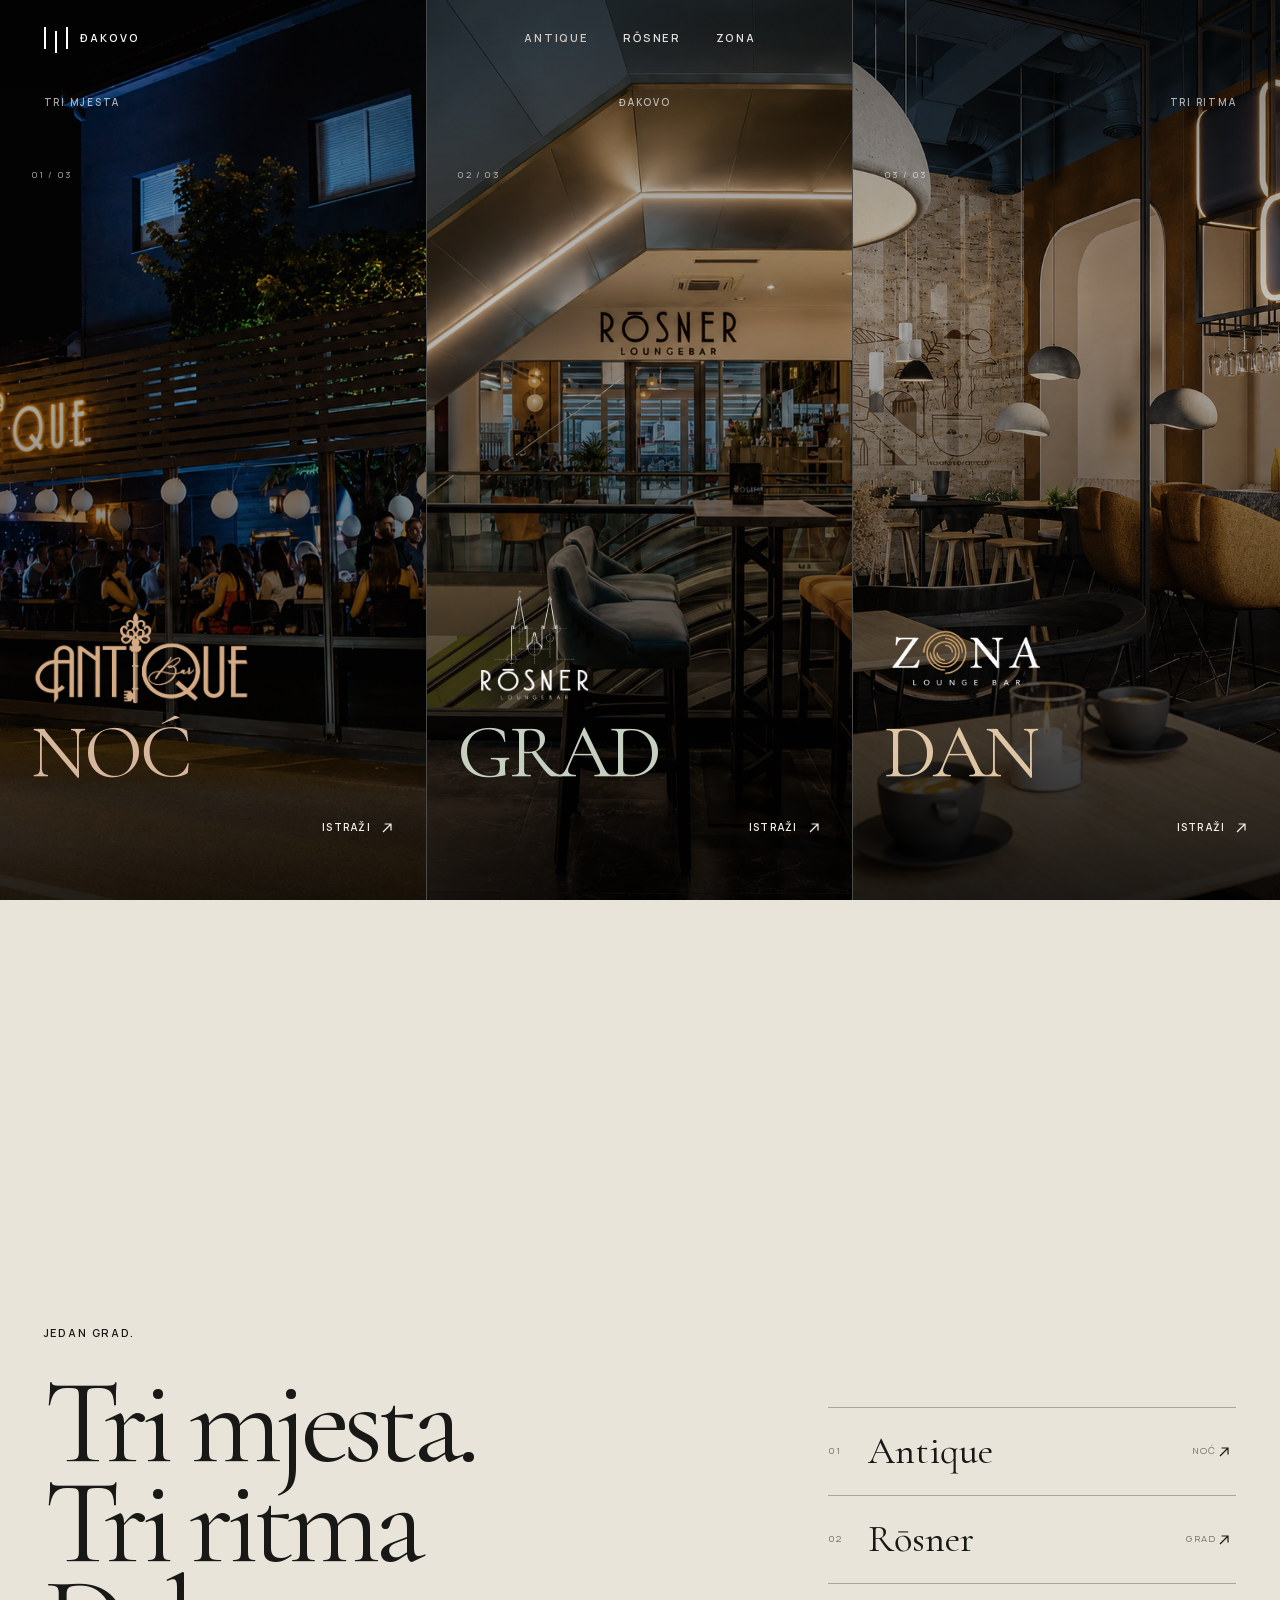
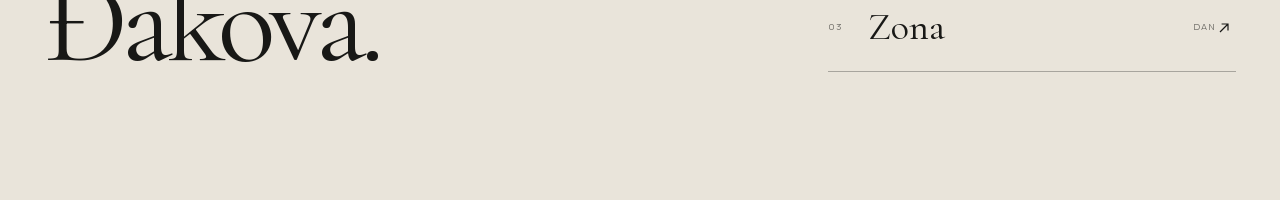
<file: index.html>
<!doctype html>
<html lang="hr">
  <head>
    <meta charset="utf-8">
    <meta name="viewport" content="width=device-width, initial-scale=1">
    <meta name="theme-color" content="#171715">
    <meta name="description" content="Antique je noć. Rōsner je grad. Zona je dan. Otkrij tri različita mjesta u Đakovu.">
    <title>Antique Bar, Rōsner &amp; Zona | Đakovo</title>
    <link rel="icon" href="assets/icon.svg" type="image/svg+xml">
    <link rel="stylesheet" href="styles.css">
    <script src="script.js" defer></script>
  </head>
  <body class="home-page">
    <a class="skip-link" href="#main-content">Preskoči na sadržaj</a>

    <header class="site-header site-header--home">
      <a href="index.html" class="site-mark" aria-label="Početna stranica" data-page-link>
        <span aria-hidden="true" class="site-mark__bars"><i></i><i></i><i></i></span>
        <span class="site-mark__text">Đakovo</span>
      </a>
      <nav class="desktop-nav" aria-label="Odabir lokala">
        <a href="antiquebar.html" data-page-link>Antique</a>
        <a href="rosner.html" data-page-link>Rōsner</a>
        <a href="zona.html" data-page-link>Zona</a>
      </nav>
      <button class="menu-toggle" type="button" aria-expanded="false" aria-controls="mobile-menu" aria-label="Otvori izbornik" data-menu-toggle>
        <span>Menu</span>
        <svg aria-hidden="true" viewBox="0 0 24 24" fill="none"><path d="M3 7h18M3 17h18" stroke="currentColor" stroke-width="1.5"/></svg>
      </button>
      <span class="scroll-progress" aria-hidden="true"></span>
    </header>

    <div id="mobile-menu" class="mobile-menu" aria-hidden="true" data-mobile-menu>
      <p class="mobile-menu__label">Tri ritma Đakova</p>
      <nav aria-label="Mobilni odabir lokala">
        <div><a href="antiquebar.html" data-page-link><span>01</span><strong>Antique</strong><small>Noć</small></a></div>
        <div><a href="rosner.html" data-page-link><span>02</span><strong>Rōsner</strong><small>Grad</small></a></div>
        <div><a href="zona.html" data-page-link><span>03</span><strong>Zona</strong><small>Dan</small></a></div>
      </nav>
      <div class="mobile-menu__footer"><span>Antique · Rōsner · Zona</span><span>Đakovo</span></div>
    </div>

    <main id="main-content">
      <section class="venue-selector" aria-labelledby="venue-selector-title">
        <h1 id="venue-selector-title" class="sr-only">Antique Bar, Rōsner i Zona — tri mjesta u Đakovu</h1>
        <div class="venue-selector__intro" aria-hidden="true">
          <span>Tri mjesta</span><span>Đakovo</span><span>Tri ritma</span>
        </div>
        <div class="venue-selector__grid">
          <article class="venue-panel venue-panel--antique">
            <a href="antiquebar.html" aria-label="Istraži Antique Bar" data-page-link>
              <img class="venue-panel__image" src="assets/images/antique/terrace-night-wide.webp" alt="Noćna atmosfera na terasi Antique Bara" width="1475" height="1066" fetchpriority="high">
              <span class="venue-panel__shade" aria-hidden="true"></span>
              <span class="venue-panel__index">01 / 03</span>
              <span class="venue-panel__content">
                <img class="venue-panel__logo" src="assets/images/antique/logo.png" alt="" width="1942" height="809">
                <span class="venue-panel__concept">Noć</span>
                <span class="venue-panel__details"><span>Dani za uživanje. Noći za pamćenje.</span><span>Jelačićeva · Đakovo</span></span>
                <span class="venue-panel__cta">Istraži <svg viewBox="0 0 20 20" aria-hidden="true" focusable="false"><path d="M5 15 15 5M7 5h8v8" fill="none" stroke="currentColor" stroke-width="1.5"/></svg></span>
              </span>
            </a>
          </article>

          <article class="venue-panel venue-panel--rosner">
            <a href="rosner.html" aria-label="Istraži Rōsner Lounge Bar" data-page-link>
              <img class="venue-panel__image" src="assets/images/rosner/main.webp" alt="Rōsner Lounge Bar u centru Đakova" width="1448" height="1086" fetchpriority="high">
              <span class="venue-panel__shade" aria-hidden="true"></span>
              <span class="venue-panel__index">02 / 03</span>
              <span class="venue-panel__content">
                <img class="venue-panel__logo" src="assets/images/rosner/logo.png" alt="" width="1448" height="1086">
                <span class="venue-panel__concept">Grad</span>
                <span class="venue-panel__details"><span>Kava. Piće. Grad.</span><span>Centar Đakova</span></span>
                <span class="venue-panel__cta">Istraži <svg viewBox="0 0 20 20" aria-hidden="true" focusable="false"><path d="M5 15 15 5M7 5h8v8" fill="none" stroke="currentColor" stroke-width="1.5"/></svg></span>
              </span>
            </a>
          </article>

          <article class="venue-panel venue-panel--zona">
            <a href="zona.html" aria-label="Istraži Zona Lounge Bar" data-page-link>
              <img class="venue-panel__image" src="assets/images/zona/interior-3.webp" alt="Dnevni interijer Zona Lounge Bara" width="1269" height="1240" fetchpriority="high">
              <span class="venue-panel__shade" aria-hidden="true"></span>
              <span class="venue-panel__index">03 / 03</span>
              <span class="venue-panel__content">
                <img class="venue-panel__logo" src="assets/images/zona/logo.png" alt="" width="1672" height="941">
                <span class="venue-panel__concept">Dan</span>
                <span class="venue-panel__details"><span>Kava. Zalogaj. Dobro društvo.</span><span>STOP SHOP · Đakovo</span></span>
                <span class="venue-panel__cta">Istraži <svg viewBox="0 0 20 20" aria-hidden="true" focusable="false"><path d="M5 15 15 5M7 5h8v8" fill="none" stroke="currentColor" stroke-width="1.5"/></svg></span>
              </span>
            </a>
          </article>
        </div>
      </section>

      <section class="home-statement">
        <div class="home-statement__heading" data-reveal>
          <span>Jedan grad.</span>
          <h2>Tri mjesta.<br>Tri ritma Đakova.</h2>
        </div>
        <div class="home-statement__venues">
          <div data-reveal><a href="antiquebar.html" data-page-link><span>01</span><strong>Antique</strong><small>Noć</small><svg viewBox="0 0 20 20" aria-hidden="true" focusable="false"><path d="M5 15 15 5M7 5h8v8" fill="none" stroke="currentColor" stroke-width="1.5"/></svg></a></div>
          <div data-reveal><a href="rosner.html" data-page-link><span>02</span><strong>Rōsner</strong><small>Grad</small><svg viewBox="0 0 20 20" aria-hidden="true" focusable="false"><path d="M5 15 15 5M7 5h8v8" fill="none" stroke="currentColor" stroke-width="1.5"/></svg></a></div>
          <div data-reveal><a href="zona.html" data-page-link><span>03</span><strong>Zona</strong><small>Dan</small><svg viewBox="0 0 20 20" aria-hidden="true" focusable="false"><path d="M5 15 15 5M7 5h8v8" fill="none" stroke="currentColor" stroke-width="1.5"/></svg></a></div>
        </div>
      </section>
    </main>

  </body>
</html>
</file>
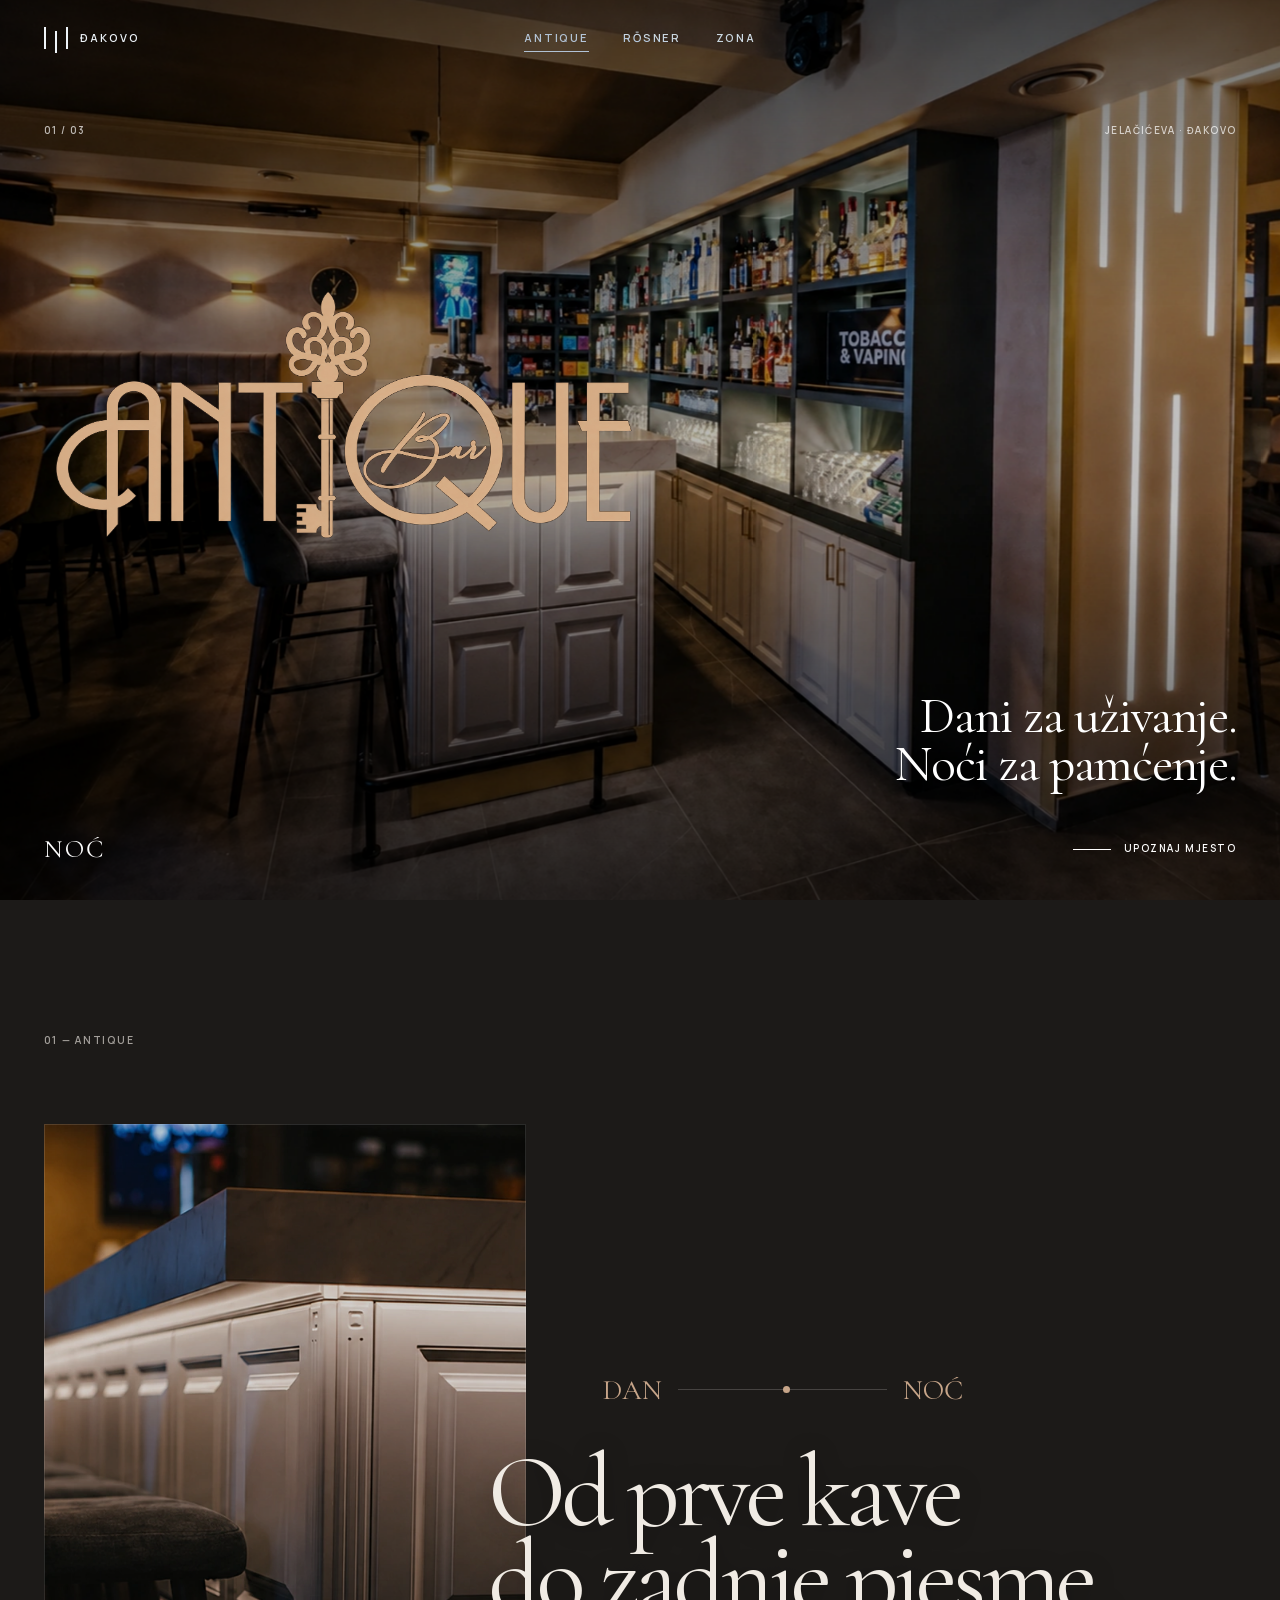
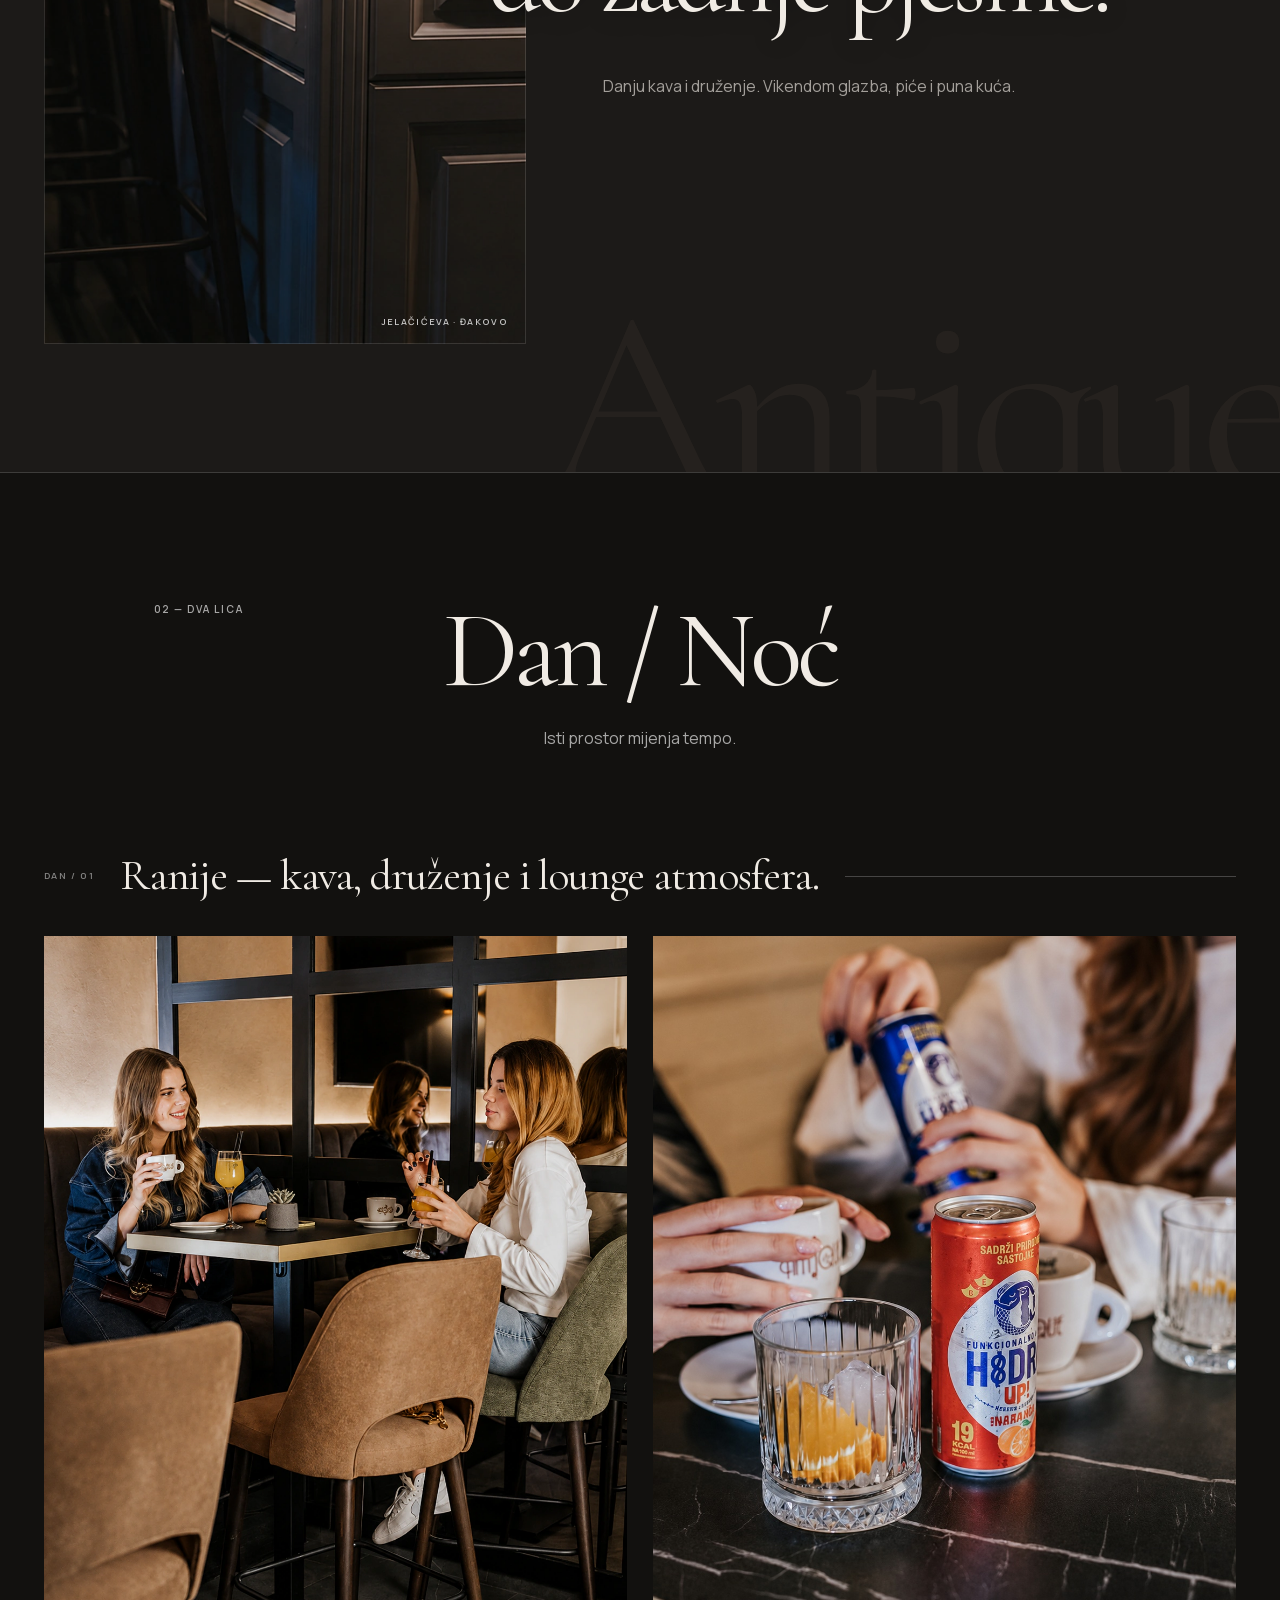
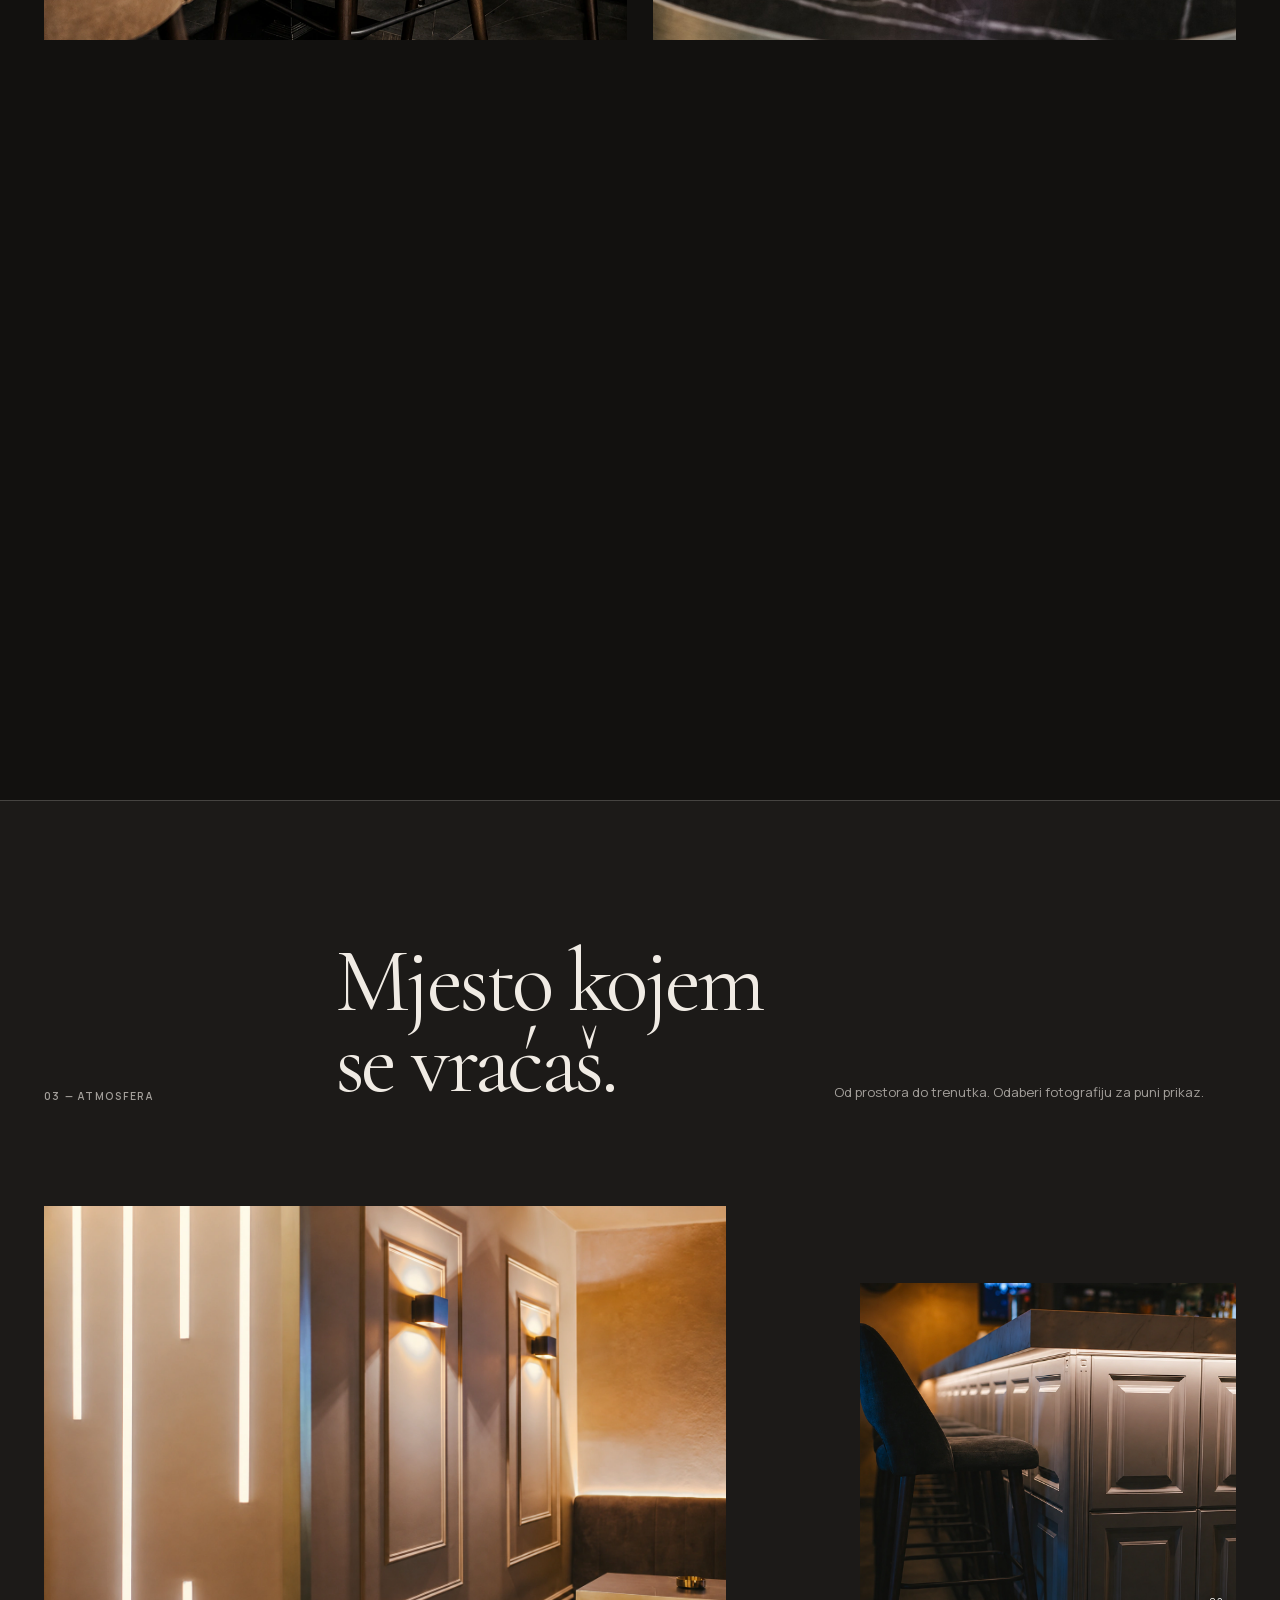
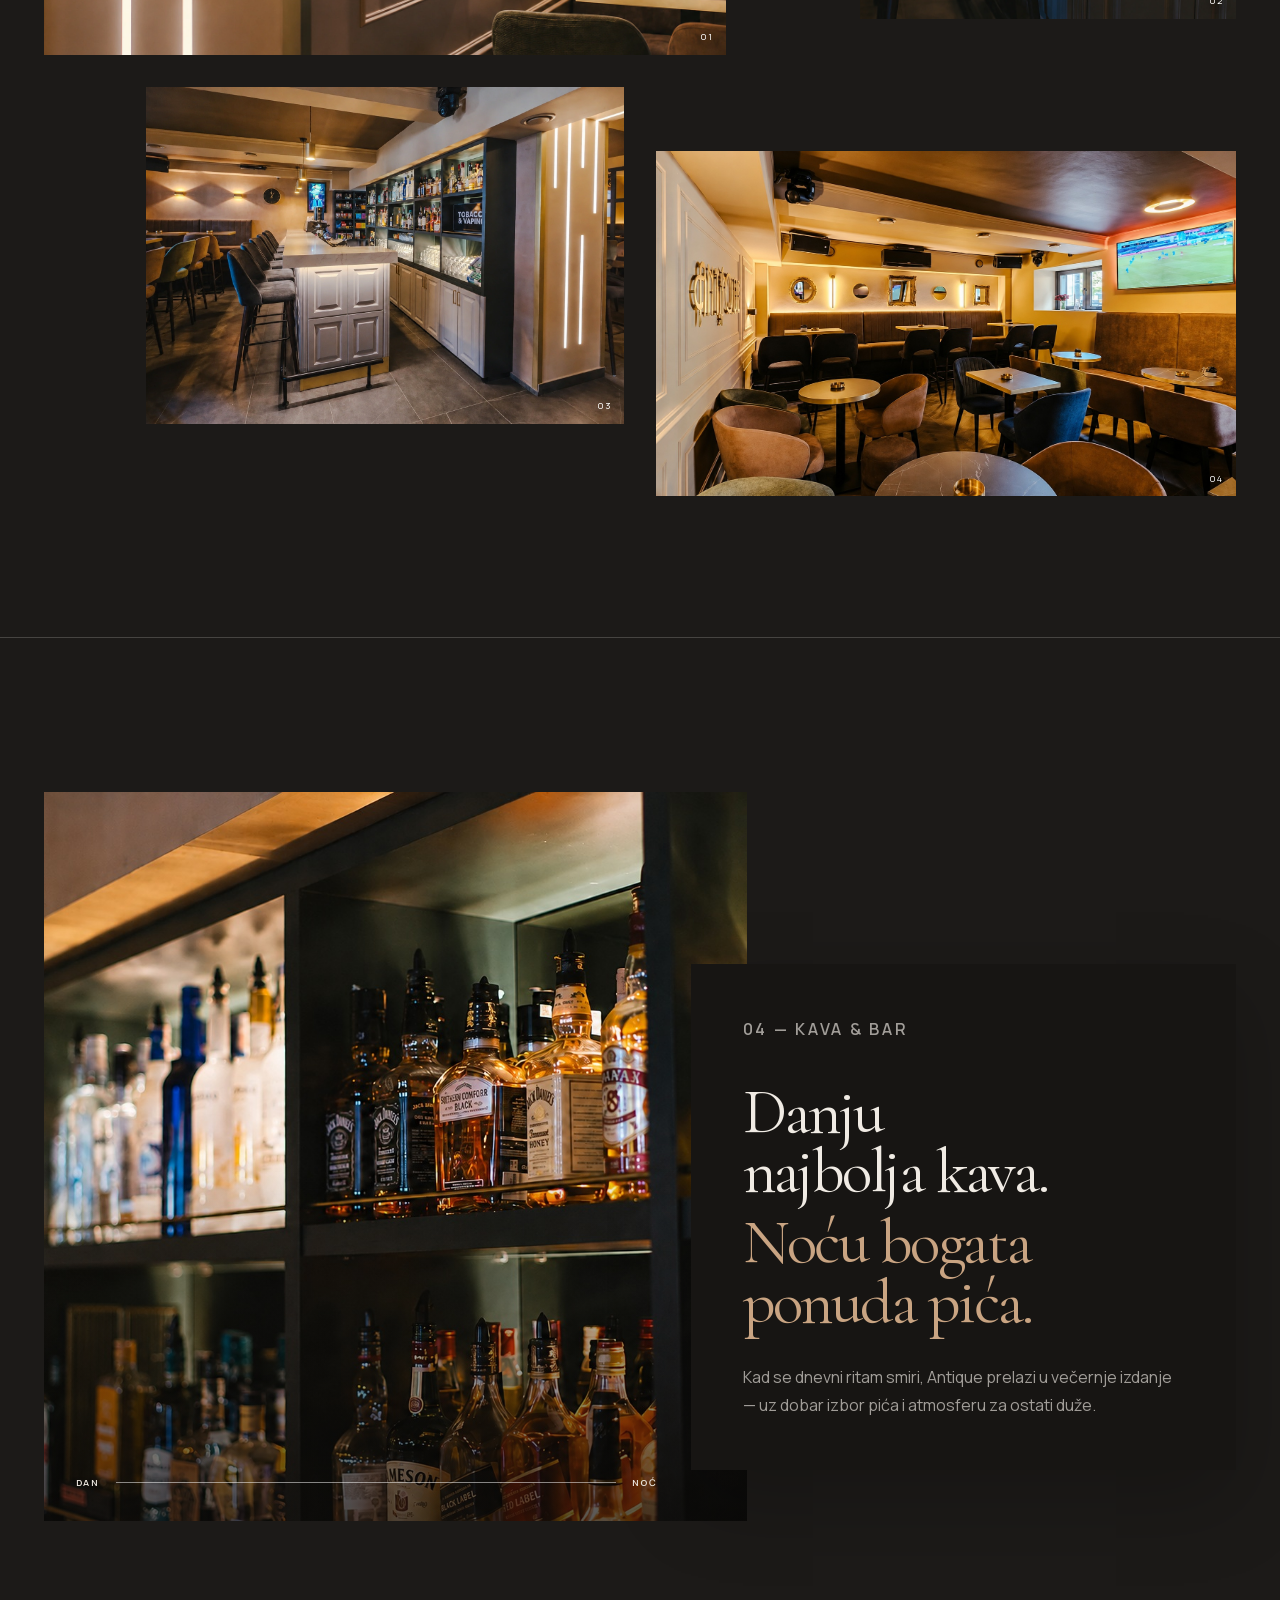
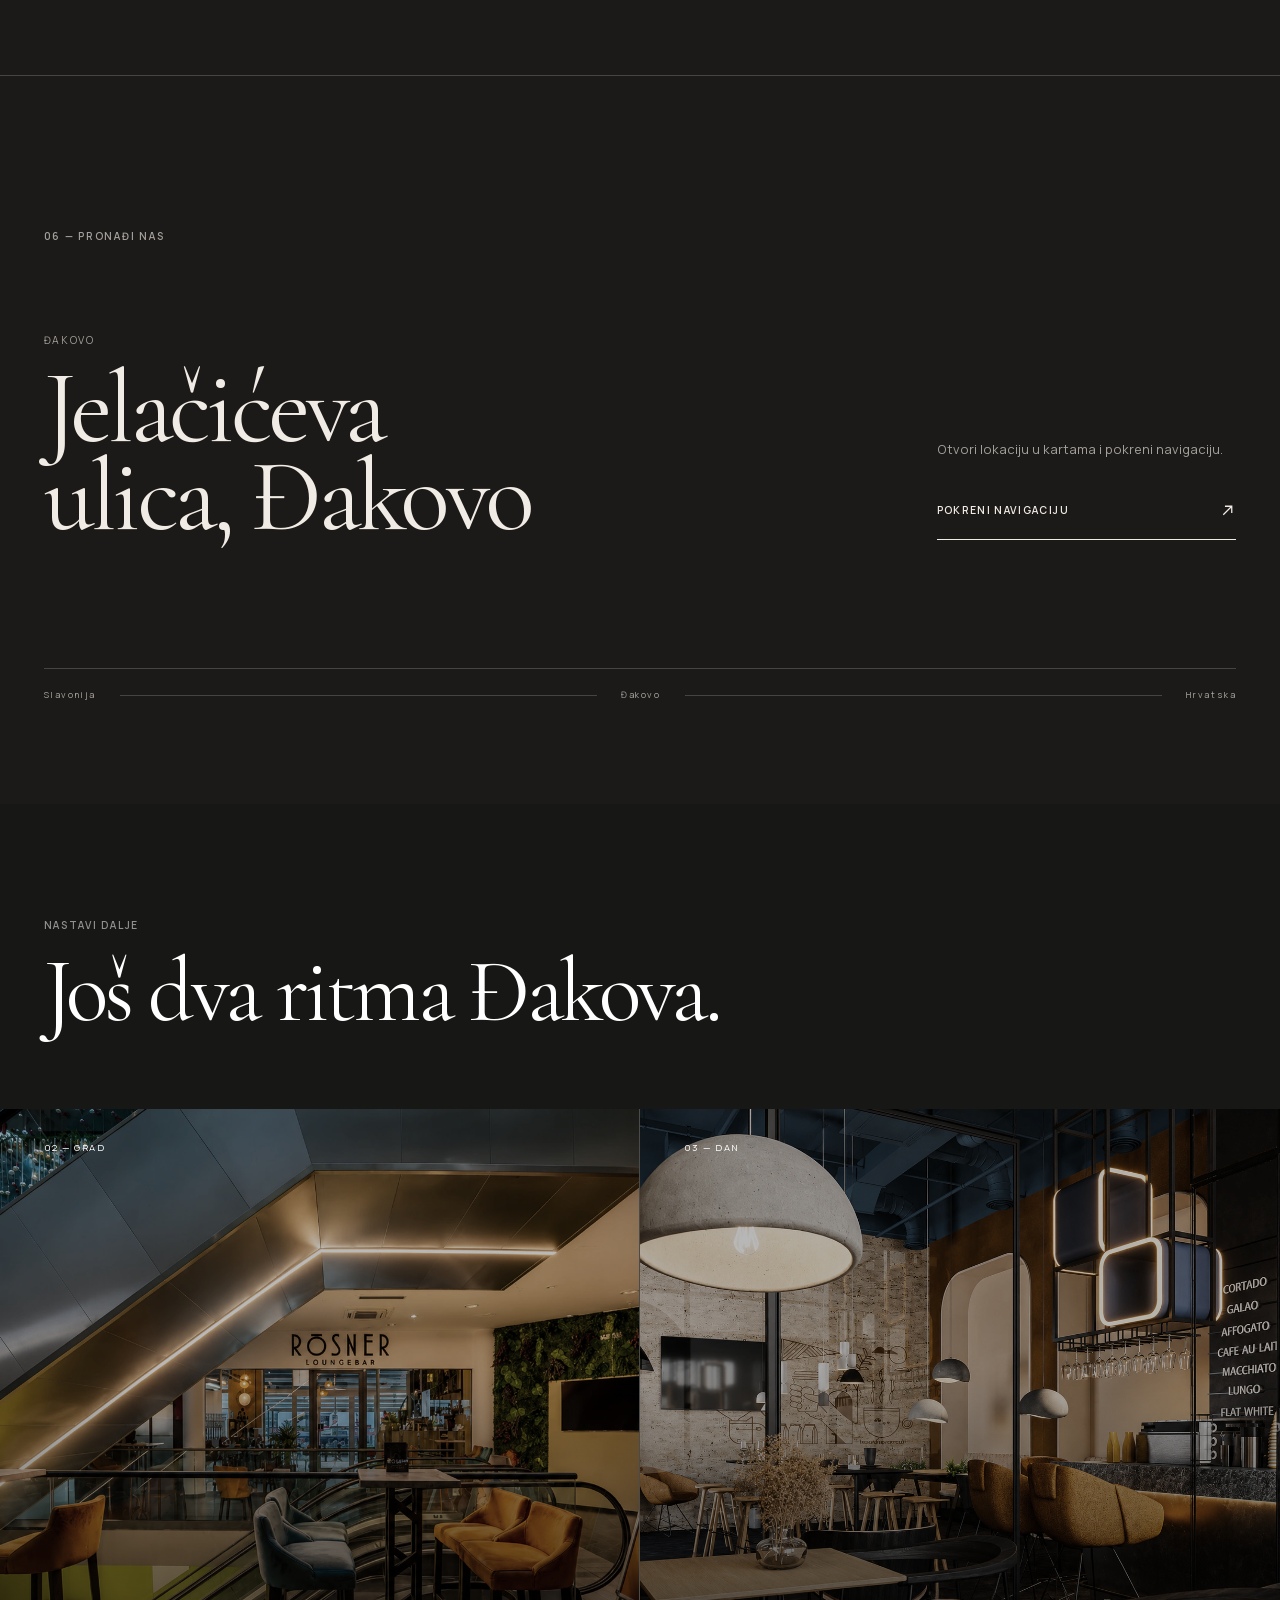
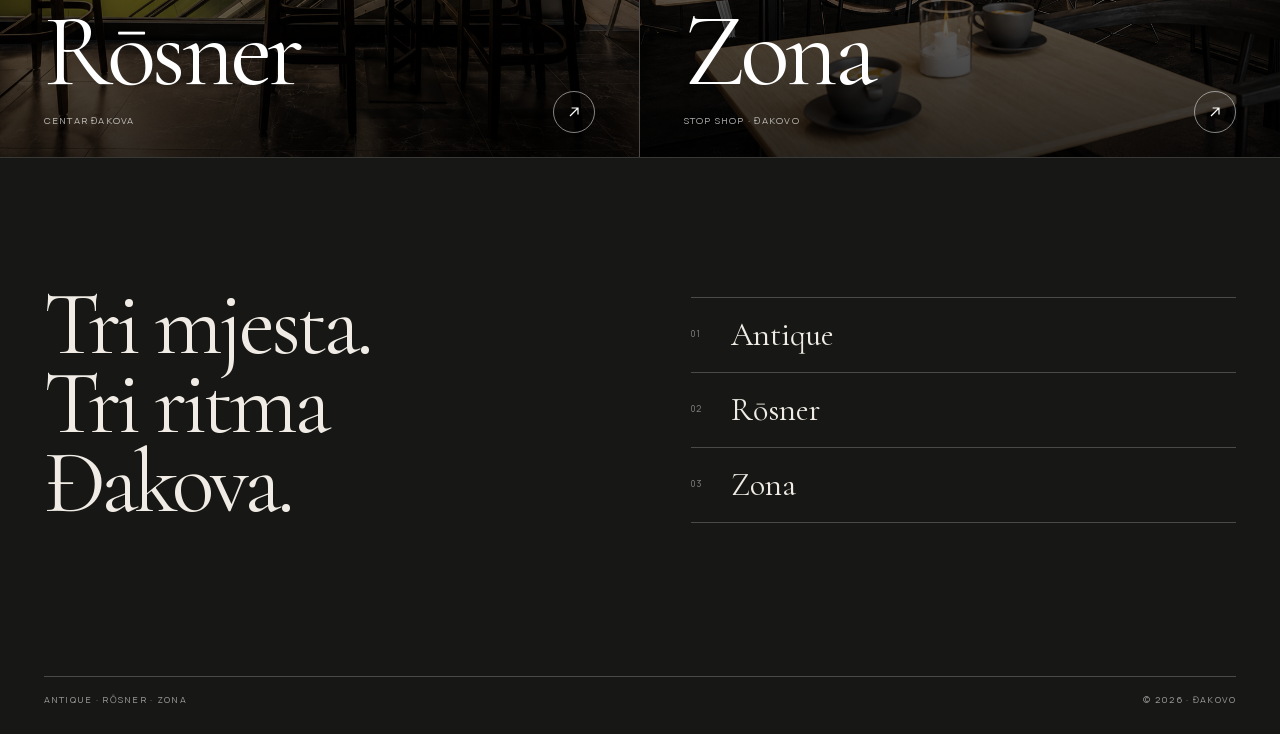
<file: antiquebar.html>
<!doctype html>
<html lang="hr">
  <head>
    <meta charset="utf-8">
    <meta name="viewport" content="width=device-width, initial-scale=1">
    <meta name="theme-color" content="#1c1a18">
    <meta name="description" content="Antique Bar u Jelačićevoj ulici u Đakovu — kava i piće tijekom dana, glazba i izlazak vikendom.">
    <title>Antique Bar | Đakovo</title>
    <link rel="icon" href="assets/icon.svg" type="image/svg+xml">
    <link rel="stylesheet" href="styles.css">
    <script src="script.js" defer></script>
  </head>
  <body>
    <a class="skip-link" href="#main-content">Preskoči na sadržaj</a>
    <header class="site-header site-header--antique">
      <a href="index.html" class="site-mark" aria-label="Početna stranica" data-page-link><span aria-hidden="true" class="site-mark__bars"><i></i><i></i><i></i></span><span class="site-mark__text">Đakovo</span></a>
      <nav class="desktop-nav" aria-label="Odabir lokala"><a class="is-active" href="antiquebar.html">Antique</a><a href="rosner.html" data-page-link>Rōsner</a><a href="zona.html" data-page-link>Zona</a></nav>
      <button class="menu-toggle" type="button" aria-expanded="false" aria-controls="mobile-menu" aria-label="Otvori izbornik" data-menu-toggle><span>Menu</span><svg aria-hidden="true" viewBox="0 0 24 24" fill="none"><path d="M3 7h18M3 17h18" stroke="currentColor" stroke-width="1.5"/></svg></button>
      <span class="scroll-progress" aria-hidden="true"></span>
    </header>
    <div id="mobile-menu" class="mobile-menu" aria-hidden="true" data-mobile-menu>
      <p class="mobile-menu__label">Tri ritma Đakova</p>
      <nav aria-label="Mobilni odabir lokala"><div><a href="antiquebar.html"><span>01</span><strong>Antique</strong><small>Noć</small></a></div><div><a href="rosner.html" data-page-link><span>02</span><strong>Rōsner</strong><small>Grad</small></a></div><div><a href="zona.html" data-page-link><span>03</span><strong>Zona</strong><small>Dan</small></a></div></nav>
      <div class="mobile-menu__footer"><span>Antique · Rōsner · Zona</span><span>Đakovo</span></div>
    </div>

    <main id="main-content" class="venue-page" data-theme="antique">
      <section class="venue-hero venue-hero--antique" aria-labelledby="venue-title">
        <h1 id="venue-title" class="sr-only">Antique Bar</h1>
        <img class="venue-hero__image" src="assets/images/antique/bar-wide.webp" alt="Topao i elegantan interijer Antique Bara" width="1536" height="1024" fetchpriority="high">
        <span class="venue-hero__overlay" aria-hidden="true"></span>
        <div class="venue-hero__content">
          <p class="venue-hero__meta"><span>01 / 03</span><span>Jelačićeva · Đakovo</span></p>
          <img class="venue-hero__logo" src="assets/images/antique/logo.png" alt="Antique Bar" width="1942" height="809">
          <p class="venue-hero__statement"><span>Dani za uživanje.</span><span>Noći za pamćenje.</span></p>
        </div>
        <div class="venue-hero__bottom"><span>Noć</span><a href="#intro" class="scroll-cue"><i aria-hidden="true"></i>Upoznaj mjesto</a></div>
      </section>

      <section id="intro" class="venue-intro venue-intro--feature section-shell">
        <p class="section-eyebrow venue-intro__feature-label" data-reveal>01 — Antique</p>
        <div class="venue-intro__feature-image" data-reveal>
          <img src="assets/images/antique/bar-detail.webp" alt="Detalj šanka i barske stolice u Antique Baru" width="1531" height="1027" loading="lazy">
          <span>Jelačićeva · Đakovo</span>
        </div>
        <div class="venue-intro__feature-copy" data-reveal>
          <div class="venue-intro__feature-axis" aria-hidden="true"><span>Dan</span><i></i><span>Noć</span></div>
          <h2>Od prve kave<br>do zadnje pjesme.</h2>
          <p>Danju kava i druženje. Vikendom glazba, piće i puna kuća.</p>
        </div>
        <span class="venue-intro__feature-word" aria-hidden="true">Antique</span>
      </section>

      <section class="venue-story venue-story--antique">
        <div class="section-shell venue-story__header"><p class="section-eyebrow" data-reveal>02 — Dva lica</p><div data-reveal><h2>Dan / Noć</h2><p>Isti prostor mijenja tempo.</p></div></div>
        <div class="venue-story__mosaic section-shell">
          <div class="story-mosaic__day-copy" data-reveal>
            <span>Dan / 01</span>
            <p>Ranije — kava, druženje i lounge atmosfera.</p>
            <i aria-hidden="true"></i>
          </div>
          <div class="story-mosaic__item story-mosaic__item--day" data-reveal>
            <img src="assets/images/antique/coffee-friends.webp" alt="Druženje uz kavu u Antique Baru" width="1081" height="1455" loading="lazy">
          </div>
          <div class="story-mosaic__item story-mosaic__item--drink" data-reveal>
            <img src="assets/images/antique/coffee-juice.jpg" alt="Kava i sokovi na stolu u Antique Baru" width="1086" height="1448" loading="lazy">
          </div>
          <div class="story-mosaic__night-copy" data-reveal>
            <span>Noć / 02</span>
            <p>Vikendom — glazba, piće i puna kuća.</p>
            <i aria-hidden="true"></i>
          </div>
          <div class="story-mosaic__item story-mosaic__item--party" data-reveal>
            <img src="assets/images/antique/nightlife.webp" alt="Vikend izlazak u Antique Baru" width="1254" height="1254" loading="lazy">
          </div>
          <div class="story-mosaic__item story-mosaic__item--terrace" data-reveal>
            <img src="assets/images/antique/terrace-night-wide.webp" alt="Cijela terasa Antique Bara tijekom noćnog izlaska" width="1475" height="1066" loading="lazy">
          </div>
        </div>
      </section>

      <section class="venue-gallery venue-gallery--antique section-shell" aria-labelledby="gallery-title">
        <div class="venue-gallery__header"><p class="section-eyebrow">03 — Atmosfera</p><h2 id="gallery-title">Mjesto kojem se vraćaš.</h2><p>Od prostora do trenutka. Odaberi fotografiju za puni prikaz.</p></div>
        <div class="gallery-grid">
          <button class="gallery-item" type="button" data-gallery-item data-src="assets/images/antique/wall-lights.webp" data-alt="Detalj suvremene zidne rasvjete u Antique Baru" aria-label="Otvori fotografiju 1"><img src="assets/images/antique/wall-lights.webp" alt="Detalj suvremene zidne rasvjete u Antique Baru" width="1536" height="1024" loading="lazy"><span>01</span></button>
          <button class="gallery-item" type="button" data-gallery-item data-src="assets/images/antique/bar-detail.webp" data-alt="Detalj šanka i barske stolice u Antique Baru" aria-label="Otvori fotografiju 2"><img src="assets/images/antique/bar-detail.webp" alt="Detalj šanka i barske stolice u Antique Baru" width="1531" height="1027" loading="lazy"><span>02</span></button>
          <button class="gallery-item" type="button" data-gallery-item data-src="assets/images/antique/bar-wide.webp" data-alt="Širi pogled na šank Antique Bara" aria-label="Otvori fotografiju 3"><img src="assets/images/antique/bar-wide.webp" alt="Širi pogled na šank Antique Bara" width="1536" height="1024" loading="lazy"><span>03</span></button>
          <button class="gallery-item gallery-item--interior-wide" type="button" data-gallery-item data-src="assets/images/antique/interior-wide-44.jpg" data-alt="Široki pogled na sjedeći dio interijera Antique Bara" aria-label="Otvori fotografiju 4"><img src="assets/images/antique/interior-wide-44.jpg" alt="Široki pogled na sjedeći dio interijera Antique Bara" width="1672" height="941" loading="lazy"><span>04</span></button>
        </div>
      </section>

      <section class="venue-offer venue-offer--antique section-shell">
        <div class="venue-offer__image" data-reveal>
          <img src="assets/images/antique/shelf-alcohol.jpg" alt="Osvijetljena polica s izborom pića u Antique Baru" width="1530" height="1028" loading="lazy">
          <div class="venue-offer__image-axis" aria-hidden="true"><span>Dan</span><i></i><span>Noć</span></div>
        </div>
        <div class="venue-offer__copy">
          <p class="section-eyebrow" data-reveal>04 — Kava &amp; bar</p>
          <div data-reveal>
            <h2><span>Danju najbolja kava.</span><span>Noću bogata ponuda pića.</span></h2>
            <p>Kad se dnevni ritam smiri, Antique prelazi u večernje izdanje — uz dobar izbor pića i atmosferu za ostati duže.</p>
          </div>
        </div>
      </section>

      <section class="venue-location section-shell">
        <p class="section-eyebrow" data-reveal>06 — Pronađi nas</p>
        <div class="venue-location__grid"><div data-reveal><p class="venue-location__city">Đakovo</p><h2>Jelačićeva ulica, Đakovo</h2></div><div class="venue-location__action" data-reveal><p>Otvori lokaciju u kartama i pokreni navigaciju.</p><a href="https://www.google.com/maps/search/?api=1&amp;query=Antique+Bar+%C4%90akovo" target="_blank" rel="noreferrer">Pokreni navigaciju <svg viewBox="0 0 20 20" aria-hidden="true" focusable="false"><path d="M5 15 15 5M7 5h8v8" fill="none" stroke="currentColor" stroke-width="1.5"/></svg></a></div></div>
        <div class="venue-location__coordinates" aria-hidden="true"><span>Slavonija</span><i></i><span>Đakovo</span><i></i><span>Hrvatska</span></div>
      </section>

      <section class="related-venues" aria-labelledby="related-title">
        <div class="section-shell related-venues__title"><p class="section-eyebrow">Nastavi dalje</p><h2 id="related-title">Još dva ritma Đakova.</h2></div>
        <div class="related-venues__grid">
          <a href="rosner.html" class="related-card related-card--rosner" data-page-link><img src="assets/images/rosner/main.webp" alt="Rōsner Lounge Bar u centru Đakova" width="1448" height="1086" loading="lazy"><span class="related-card__shade"></span><span class="related-card__meta">02 — Grad</span><span class="related-card__name">Rōsner</span><span class="related-card__location">Centar Đakova</span><span class="related-card__arrow"><svg viewBox="0 0 20 20" aria-hidden="true" focusable="false"><path d="M5 15 15 5M7 5h8v8" fill="none" stroke="currentColor" stroke-width="1.5"/></svg></span></a>
          <a href="zona.html" class="related-card related-card--zona" data-page-link><img src="assets/images/zona/interior-3.webp" alt="Dnevni interijer Zona Lounge Bara" width="1269" height="1240" loading="lazy"><span class="related-card__shade"></span><span class="related-card__meta">03 — Dan</span><span class="related-card__name">Zona</span><span class="related-card__location">STOP SHOP · Đakovo</span><span class="related-card__arrow"><svg viewBox="0 0 20 20" aria-hidden="true" focusable="false"><path d="M5 15 15 5M7 5h8v8" fill="none" stroke="currentColor" stroke-width="1.5"/></svg></span></a>
        </div>
      </section>
    </main>

    <footer class="site-footer"><div class="site-footer__top"><p>Tri mjesta.<br>Tri ritma Đakova.</p><nav aria-label="Lokali u podnožju"><a href="antiquebar.html"><span>01</span>Antique</a><a href="rosner.html" data-page-link><span>02</span>Rōsner</a><a href="zona.html" data-page-link><span>03</span>Zona</a></nav></div><div class="site-footer__bottom"><span>Antique · Rōsner · Zona</span><span>© <span data-year></span> · Đakovo</span></div></footer>

    <div class="lightbox" data-lightbox hidden role="dialog" aria-modal="true" aria-label="Galerija fotografija">
      <button type="button" class="lightbox__close" data-lightbox-close><span>Zatvori</span><b aria-hidden="true">×</b></button>
      <button type="button" class="lightbox__nav lightbox__nav--prev" data-lightbox-prev><span aria-hidden="true">←</span><span class="sr-only">Prethodna fotografija</span></button>
      <div class="lightbox__image"><img data-lightbox-image alt=""></div>
      <p class="lightbox__caption"><span data-lightbox-count></span><span data-lightbox-caption></span></p>
      <button type="button" class="lightbox__nav lightbox__nav--next" data-lightbox-next><span aria-hidden="true">→</span><span class="sr-only">Sljedeća fotografija</span></button>
    </div>
  </body>
</html>
</file>
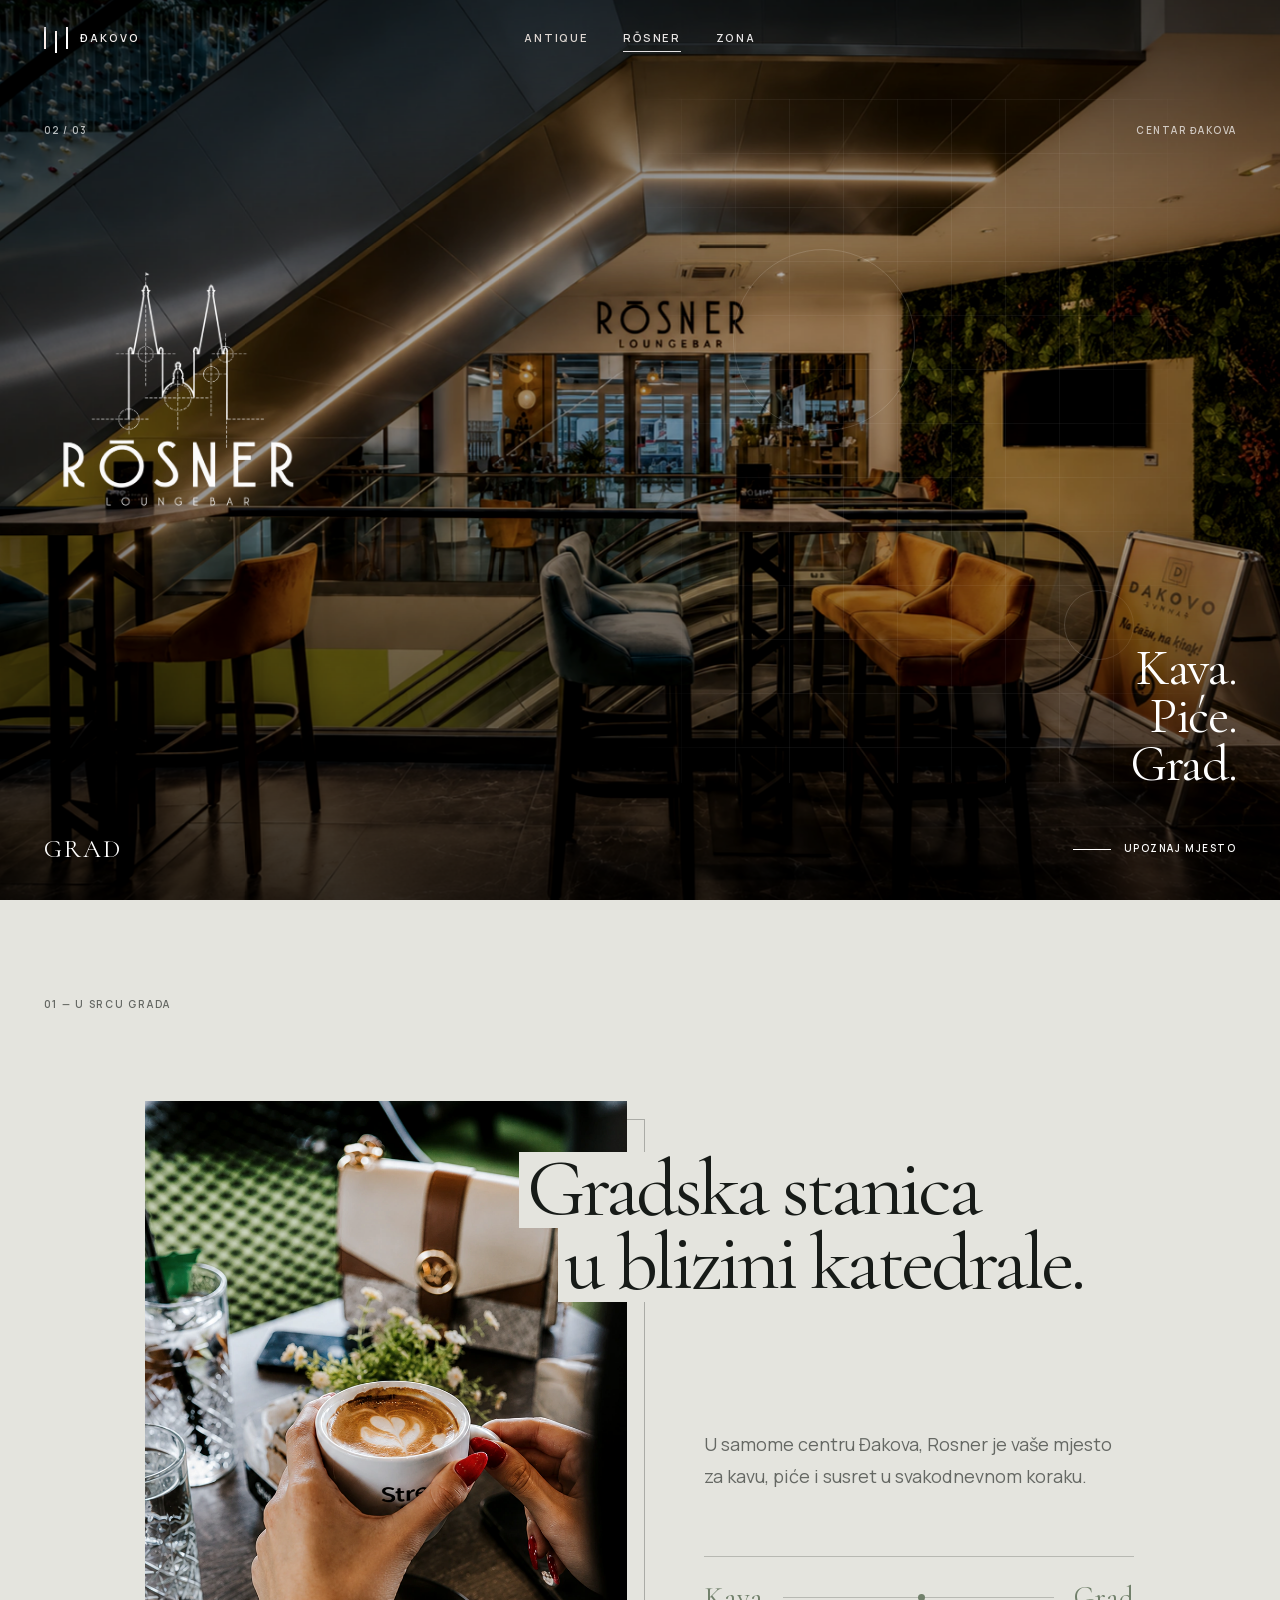
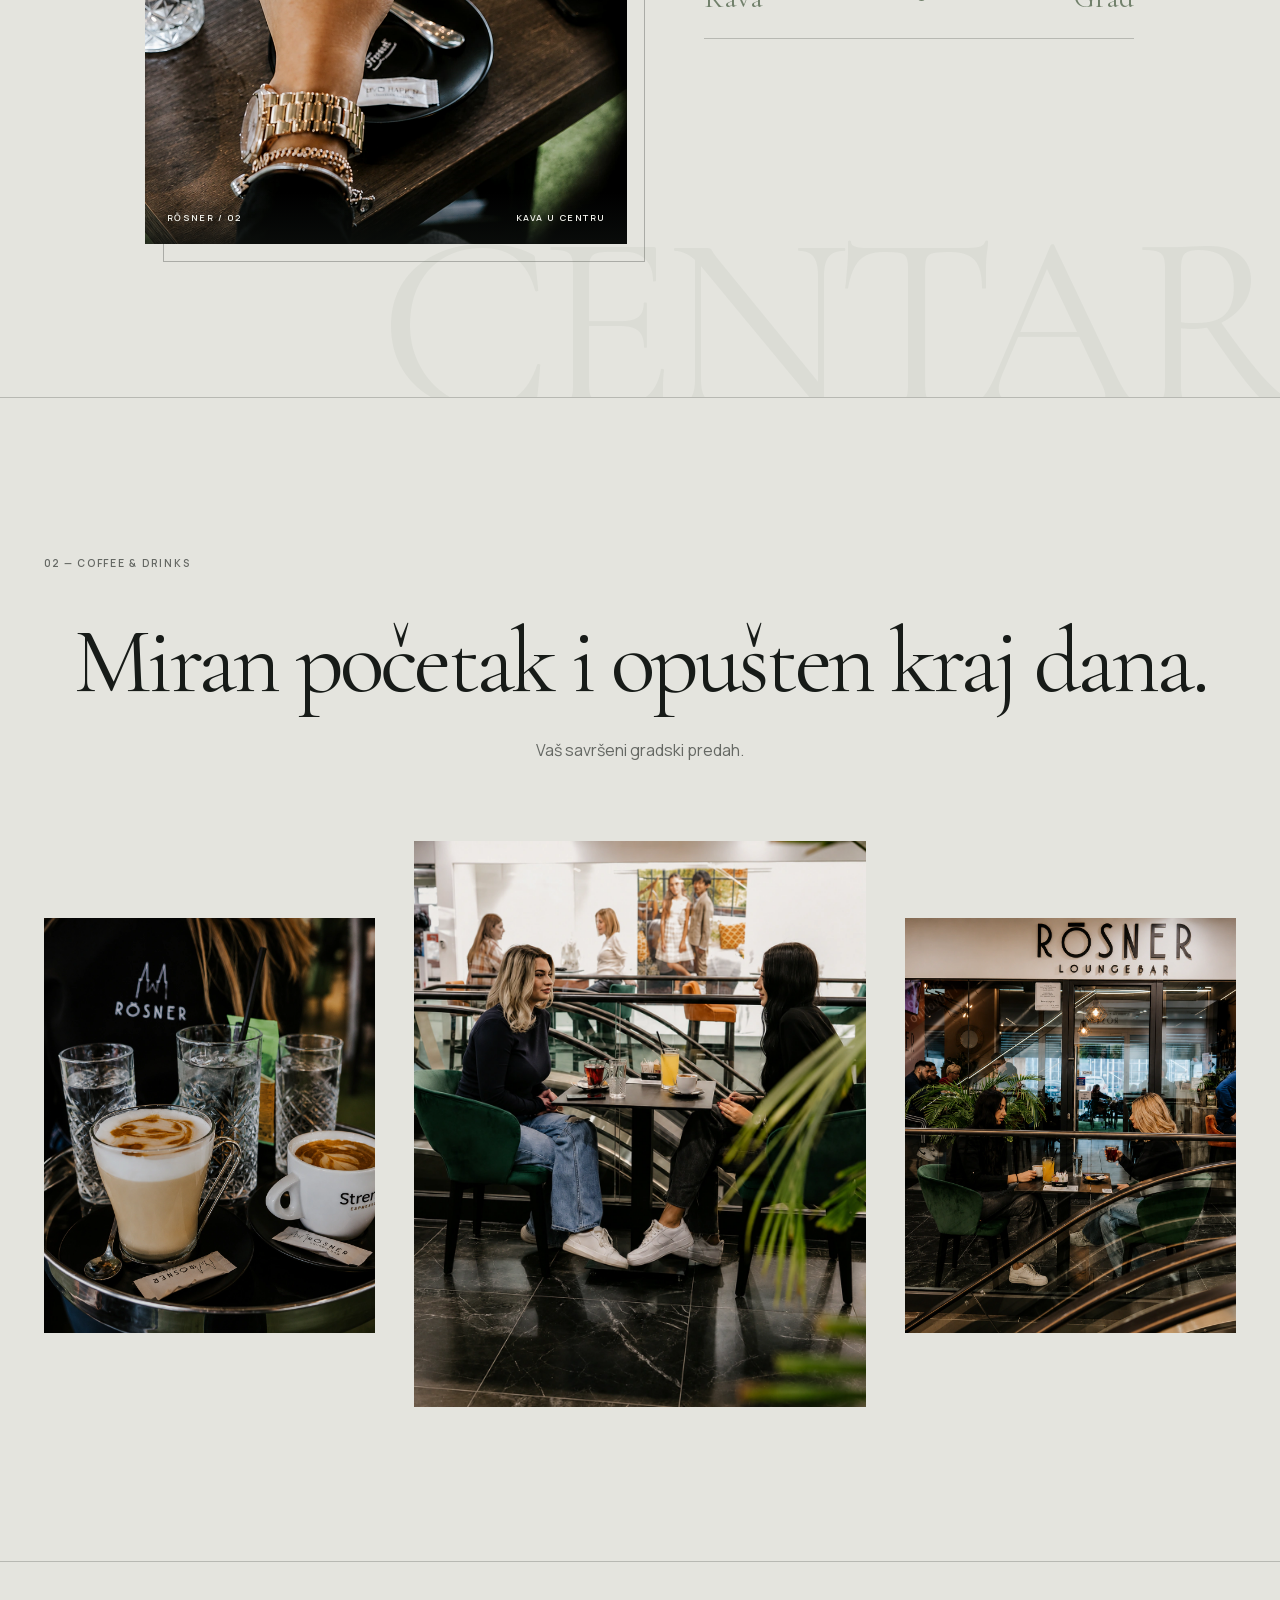
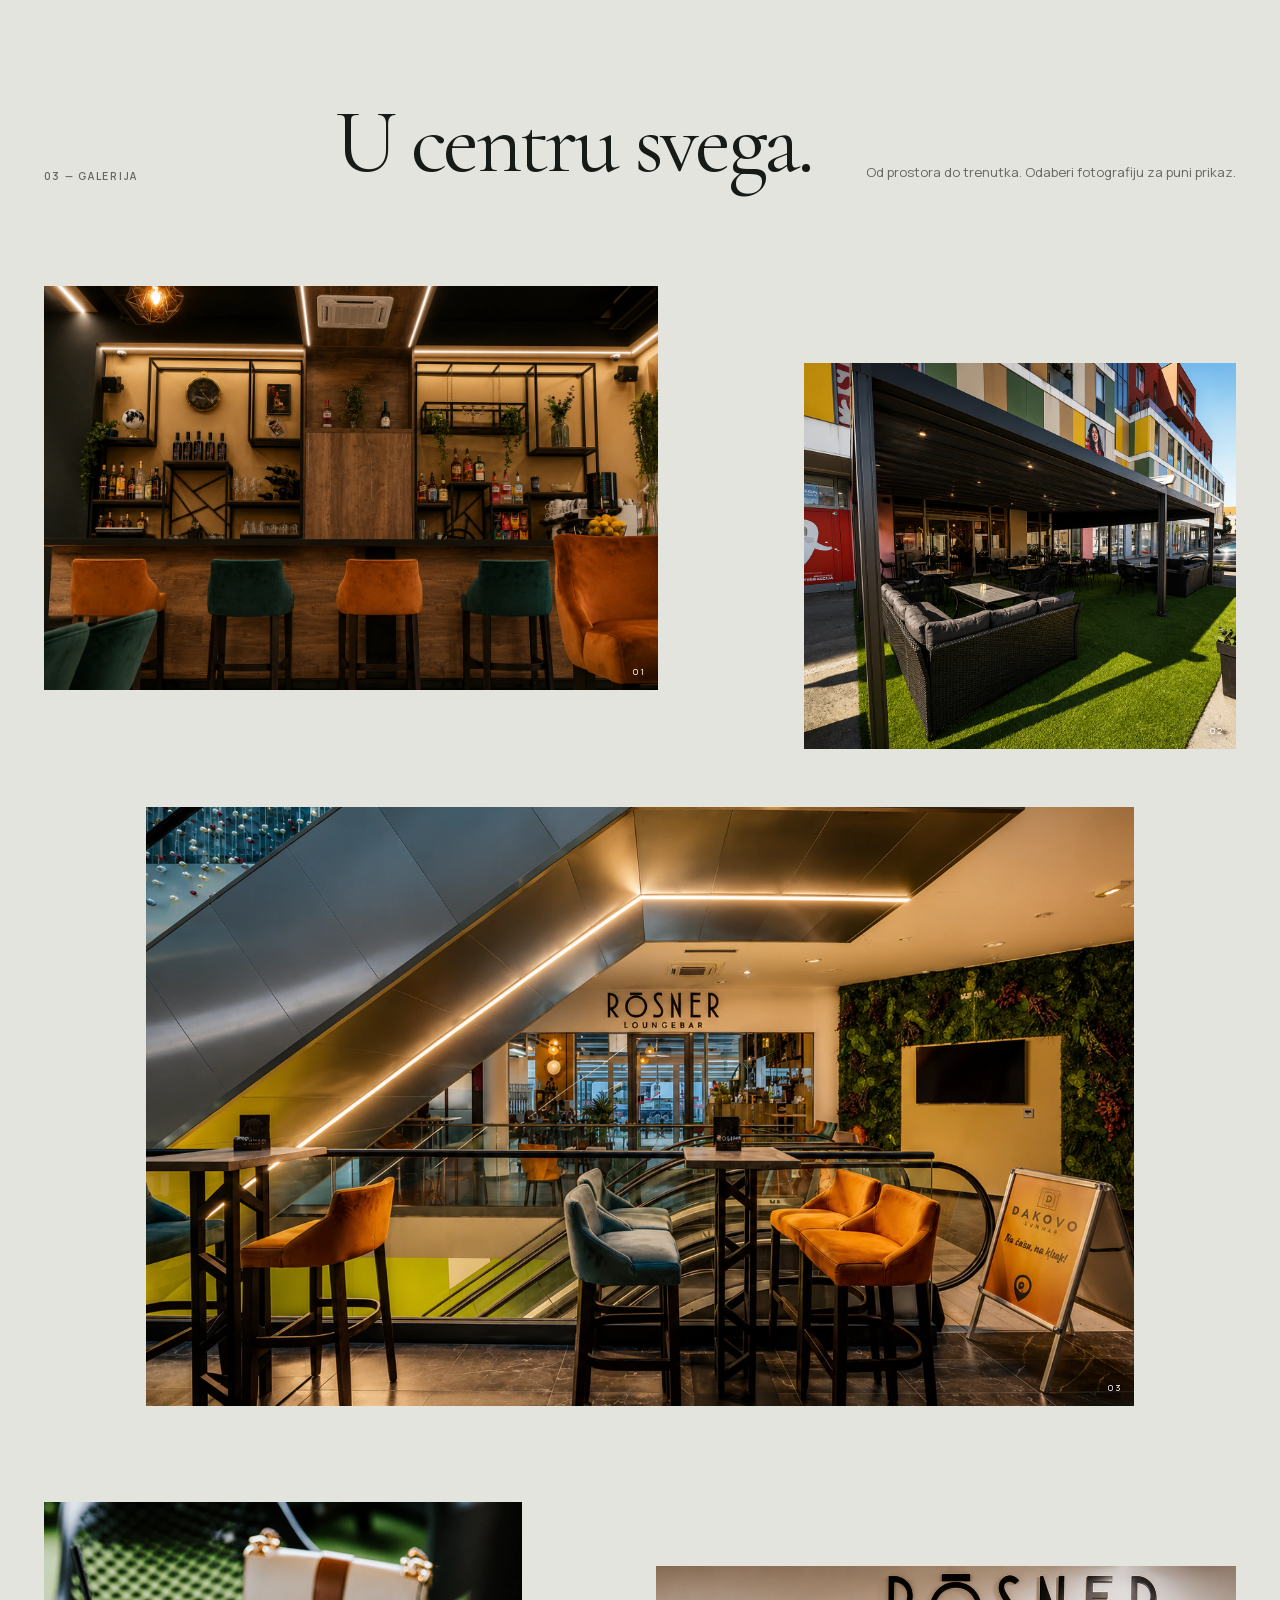
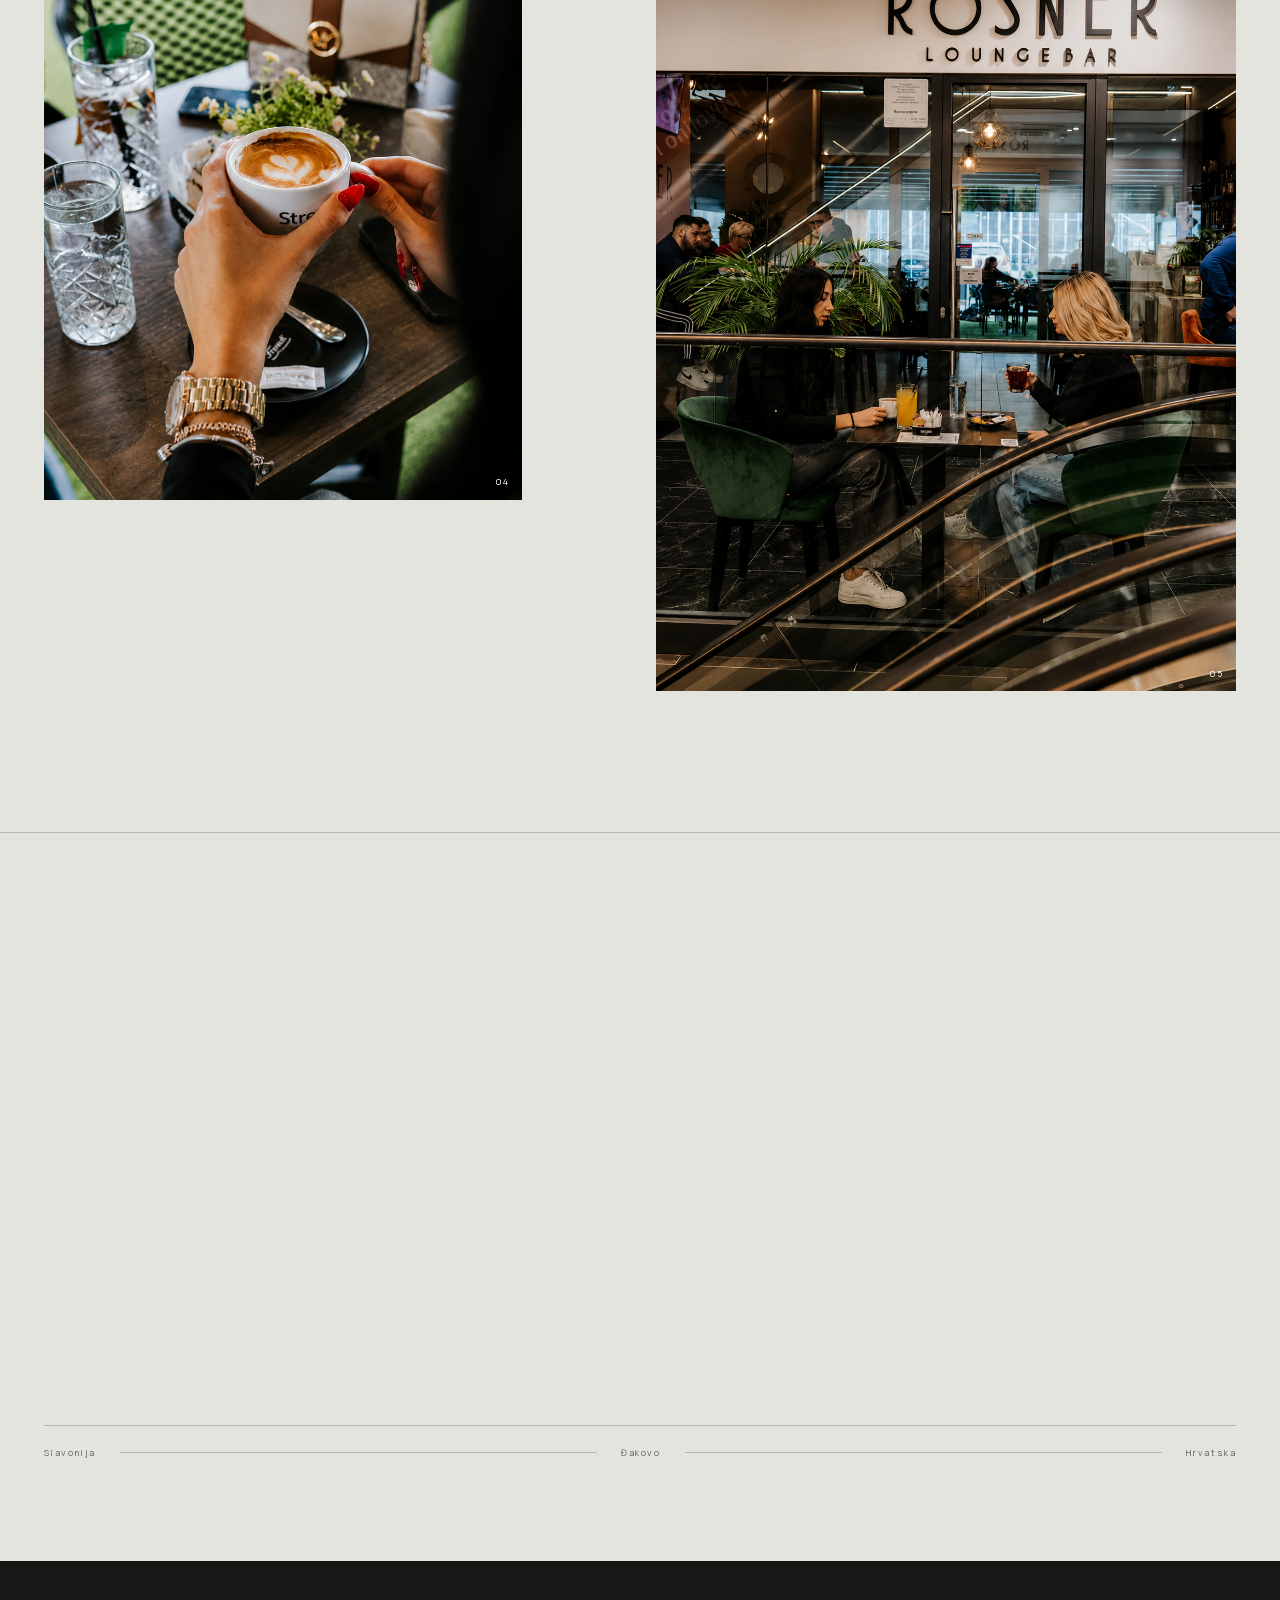
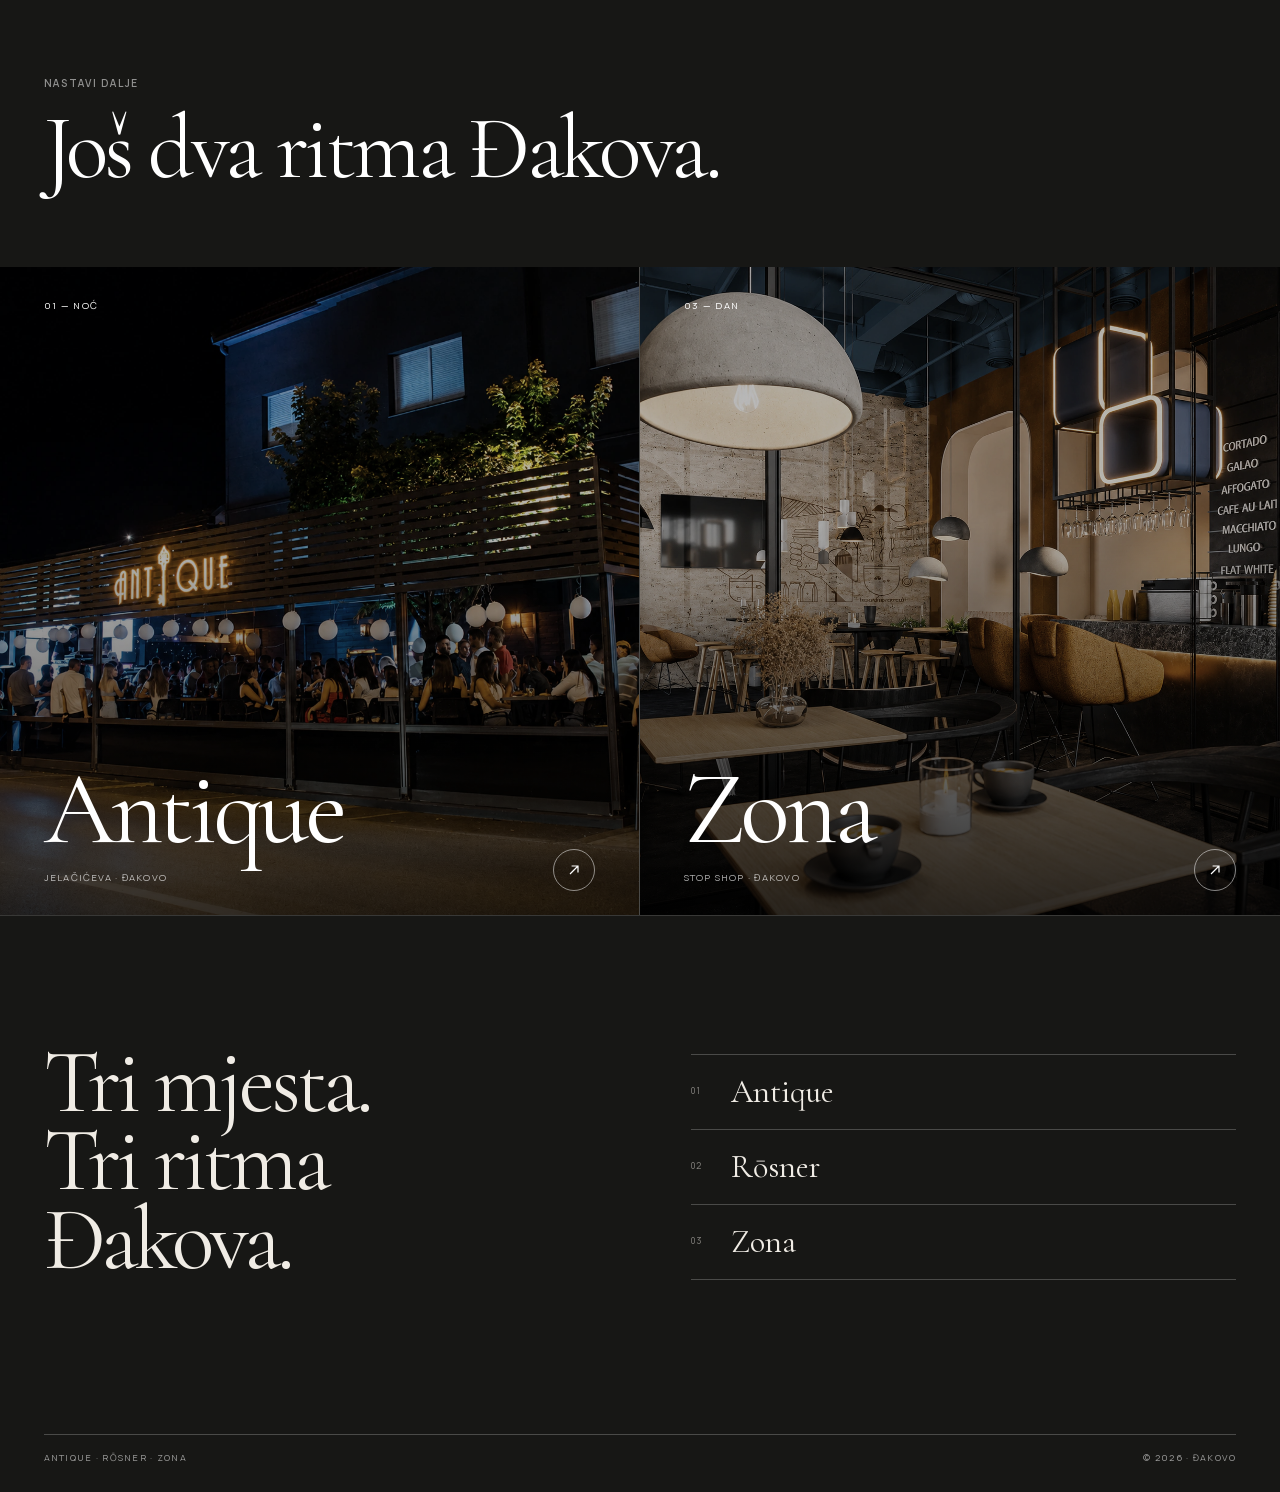
<file: rosner.html>
<!doctype html>
<html lang="hr">
  <head>
    <meta charset="utf-8"><meta name="viewport" content="width=device-width, initial-scale=1"><meta name="theme-color" content="#1d211e">
    <meta name="description" content="Rōsner Lounge Bar u centru Đakova — kava, piće i svakodnevni gradski ritam blizu đakovačke katedrale.">
    <title>Rōsner Lounge Bar | Đakovo</title>
    <link rel="icon" href="assets/icon.svg" type="image/svg+xml"><link rel="stylesheet" href="styles.css"><script src="script.js" defer></script>
  </head>
  <body>
    <a class="skip-link" href="#main-content">Preskoči na sadržaj</a>
    <header class="site-header site-header--rosner">
      <a href="index.html" class="site-mark" aria-label="Početna stranica" data-page-link><span aria-hidden="true" class="site-mark__bars"><i></i><i></i><i></i></span><span class="site-mark__text">Đakovo</span></a>
      <nav class="desktop-nav" aria-label="Odabir lokala"><a href="antiquebar.html" data-page-link>Antique</a><a class="is-active" href="rosner.html">Rōsner</a><a href="zona.html" data-page-link>Zona</a></nav>
      <button class="menu-toggle" type="button" aria-expanded="false" aria-controls="mobile-menu" aria-label="Otvori izbornik" data-menu-toggle><span>Menu</span><svg aria-hidden="true" viewBox="0 0 24 24" fill="none"><path d="M3 7h18M3 17h18" stroke="currentColor" stroke-width="1.5"/></svg></button><span class="scroll-progress" aria-hidden="true"></span>
    </header>
    <div id="mobile-menu" class="mobile-menu" aria-hidden="true" data-mobile-menu><p class="mobile-menu__label">Tri ritma Đakova</p><nav aria-label="Mobilni odabir lokala"><div><a href="antiquebar.html" data-page-link><span>01</span><strong>Antique</strong><small>Noć</small></a></div><div><a href="rosner.html"><span>02</span><strong>Rōsner</strong><small>Grad</small></a></div><div><a href="zona.html" data-page-link><span>03</span><strong>Zona</strong><small>Dan</small></a></div></nav><div class="mobile-menu__footer"><span>Antique · Rōsner · Zona</span><span>Đakovo</span></div></div>

    <main id="main-content" class="venue-page" data-theme="rosner">
      <section class="venue-hero venue-hero--rosner" aria-labelledby="venue-title">
        <h1 id="venue-title" class="sr-only">Rōsner Lounge Bar</h1>
        <img class="venue-hero__image" src="assets/images/rosner/main.webp" alt="Interijer i ulaz Rōsner Lounge Bara" width="1448" height="1086" fetchpriority="high"><span class="venue-hero__overlay" aria-hidden="true"></span><span class="architecture-grid" aria-hidden="true"></span>
        <div class="venue-hero__content"><p class="venue-hero__meta"><span>02 / 03</span><span>Centar Đakova</span></p><img class="venue-hero__logo" src="assets/images/rosner/logo.png" alt="Rōsner Lounge Bar" width="1448" height="1086"><p class="venue-hero__statement"><span>Kava.</span><span>Piće.</span><span>Grad.</span></p></div>
        <div class="venue-hero__bottom"><span>Grad</span><a href="#intro" class="scroll-cue"><i aria-hidden="true"></i>Upoznaj mjesto</a></div>
      </section>

      <section id="intro" class="venue-intro venue-intro--rosner-feature section-shell">
        <p class="section-eyebrow rosner-intro__label" data-reveal>01 — U srcu grada</p>
        <div class="rosner-intro__title" data-reveal>
          <h2><span>Gradska stanica</span><span>u blizini katedrale.</span></h2>
        </div>
        <figure class="rosner-intro__image" data-reveal>
          <img src="assets/images/rosner/coffee-closeup.webp" alt="Kava u ruci gosta Rōsner Lounge Bara" width="1121" height="1403" loading="lazy">
          <figcaption><span>Rōsner / 02</span><span>Kava u centru</span></figcaption>
        </figure>
        <div class="rosner-intro__copy" data-reveal>
          <p>U samome centru Đakova, Rosner je vaše mjesto za kavu, piće i susret u svakodnevnom koraku.</p>
          <div class="rosner-intro__axis" aria-hidden="true"><span>Kava</span><i></i><span>Grad</span></div>
        </div>
        <span class="rosner-intro__ghost" aria-hidden="true">Centar</span>
      </section>

      <section class="venue-offer venue-offer--rosner-moments section-shell">
        <p class="section-eyebrow rosner-offer__label" data-reveal>02 — Coffee &amp; Drinks</p>
        <div class="venue-offer__copy rosner-offer__copy">
          <div data-reveal>
            <h2>Miran početak i opušten kraj dana.</h2>
            <p>Vaš savršeni gradski predah.</p>
          </div>
        </div>
        <div class="rosner-offer__moments">
          <figure data-reveal>
            <img src="assets/images/rosner/coffee-tray.webp" alt="Kave i hladna pića posluženi na pladnju u Rōsneru" width="1122" height="1402" loading="lazy">
          </figure>
          <figure data-reveal>
            <img src="assets/images/rosner/friends.webp" alt="Druženje uz kavu u Rōsner Lounge Baru" width="1122" height="1402" loading="lazy">
          </figure>
          <figure data-reveal>
            <img src="assets/images/rosner/friends-interior.webp" alt="Prijateljice uz kavu u interijeru Rōsner Lounge Bara" width="1122" height="1402" loading="lazy">
          </figure>
        </div>
      </section>

      <section class="venue-gallery venue-gallery--rosner section-shell" aria-labelledby="gallery-title">
        <div class="venue-gallery__header"><p class="section-eyebrow">03 — Galerija</p><h2 id="gallery-title">U centru svega.</h2><p>Od prostora do trenutka. Odaberi fotografiju za puni prikaz.</p></div>
        <div class="gallery-grid">
          <button class="gallery-item" type="button" data-gallery-item data-src="assets/images/rosner/bar.webp" data-alt="Šank Rōsner Lounge Bara" aria-label="Otvori fotografiju 1"><img src="assets/images/rosner/bar.webp" alt="Šank Rōsner Lounge Bara" width="1448" height="1086" loading="lazy"><span>01</span></button>
          <button class="gallery-item" type="button" data-gallery-item data-src="assets/images/rosner/terrace.webp" data-alt="Prostrana terasa Rōsner Lounge Bara" aria-label="Otvori fotografiju 2"><img src="assets/images/rosner/terrace.webp" alt="Prostrana terasa Rōsner Lounge Bara" width="1448" height="1086" loading="lazy"><span>02</span></button>
          <button class="gallery-item" type="button" data-gallery-item data-src="assets/images/rosner/main.webp" data-alt="Ulaz i interijer Rōsner Lounge Bara" aria-label="Otvori fotografiju 3"><img src="assets/images/rosner/main.webp" alt="Ulaz i interijer Rōsner Lounge Bara" width="1448" height="1086" loading="lazy"><span>03</span></button>
          <button class="gallery-item" type="button" data-gallery-item data-src="assets/images/rosner/coffee-closeup.webp" data-alt="Kava u ruci gosta Rōsner Lounge Bara" aria-label="Otvori fotografiju 4"><img src="assets/images/rosner/coffee-closeup.webp" alt="Kava u ruci gosta Rōsner Lounge Bara" width="1121" height="1403" loading="lazy"><span>04</span></button>
          <button class="gallery-item" type="button" data-gallery-item data-src="assets/images/rosner/friends-interior.webp" data-alt="Druženje u interijeru Rōsner Lounge Bara" aria-label="Otvori fotografiju 5"><img src="assets/images/rosner/friends-interior.webp" alt="Druženje u interijeru Rōsner Lounge Bara" width="1122" height="1402" loading="lazy"><span>05</span></button>
        </div>
      </section>

      <section class="venue-location section-shell"><p class="section-eyebrow" data-reveal>04 — Pronađi nas</p><div class="venue-location__grid"><div data-reveal><p class="venue-location__city">Đakovo</p><h2>Shopping centar u centru Đakova</h2></div><div class="venue-location__action" data-reveal><p>Otvori lokaciju u kartama i pokreni navigaciju.</p><a href="https://www.google.com/maps/search/?api=1&amp;query=R%C5%8Dsner+Lounge+Bar+%C4%90akovo" target="_blank" rel="noreferrer">Pokreni navigaciju <svg viewBox="0 0 20 20" aria-hidden="true" focusable="false"><path d="M5 15 15 5M7 5h8v8" fill="none" stroke="currentColor" stroke-width="1.5"/></svg></a></div></div><div class="venue-location__coordinates" aria-hidden="true"><span>Slavonija</span><i></i><span>Đakovo</span><i></i><span>Hrvatska</span></div></section>

      <section class="related-venues" aria-labelledby="related-title"><div class="section-shell related-venues__title"><p class="section-eyebrow">Nastavi dalje</p><h2 id="related-title">Još dva ritma Đakova.</h2></div><div class="related-venues__grid">
        <a href="antiquebar.html" class="related-card related-card--antique" data-page-link><img src="assets/images/antique/terrace-night-wide.webp" alt="Noćna atmosfera na terasi Antique Bara" width="1475" height="1066" loading="lazy"><span class="related-card__shade"></span><span class="related-card__meta">01 — Noć</span><span class="related-card__name">Antique</span><span class="related-card__location">Jelačićeva · Đakovo</span><span class="related-card__arrow"><svg viewBox="0 0 20 20" aria-hidden="true" focusable="false"><path d="M5 15 15 5M7 5h8v8" fill="none" stroke="currentColor" stroke-width="1.5"/></svg></span></a>
        <a href="zona.html" class="related-card related-card--zona" data-page-link><img src="assets/images/zona/interior-3.webp" alt="Dnevni interijer Zona Lounge Bara" width="1269" height="1240" loading="lazy"><span class="related-card__shade"></span><span class="related-card__meta">03 — Dan</span><span class="related-card__name">Zona</span><span class="related-card__location">STOP SHOP · Đakovo</span><span class="related-card__arrow"><svg viewBox="0 0 20 20" aria-hidden="true" focusable="false"><path d="M5 15 15 5M7 5h8v8" fill="none" stroke="currentColor" stroke-width="1.5"/></svg></span></a>
      </div></section>
    </main>

    <footer class="site-footer"><div class="site-footer__top"><p>Tri mjesta.<br>Tri ritma Đakova.</p><nav aria-label="Lokali u podnožju"><a href="antiquebar.html" data-page-link><span>01</span>Antique</a><a href="rosner.html"><span>02</span>Rōsner</a><a href="zona.html" data-page-link><span>03</span>Zona</a></nav></div><div class="site-footer__bottom"><span>Antique · Rōsner · Zona</span><span>© <span data-year></span> · Đakovo</span></div></footer>
    <div class="lightbox" data-lightbox hidden role="dialog" aria-modal="true" aria-label="Galerija fotografija"><button type="button" class="lightbox__close" data-lightbox-close><span>Zatvori</span><b aria-hidden="true">×</b></button><button type="button" class="lightbox__nav lightbox__nav--prev" data-lightbox-prev><span aria-hidden="true">←</span><span class="sr-only">Prethodna fotografija</span></button><div class="lightbox__image"><img data-lightbox-image alt=""></div><p class="lightbox__caption"><span data-lightbox-count></span><span data-lightbox-caption></span></p><button type="button" class="lightbox__nav lightbox__nav--next" data-lightbox-next><span aria-hidden="true">→</span><span class="sr-only">Sljedeća fotografija</span></button></div>
  </body>
</html>
</file>
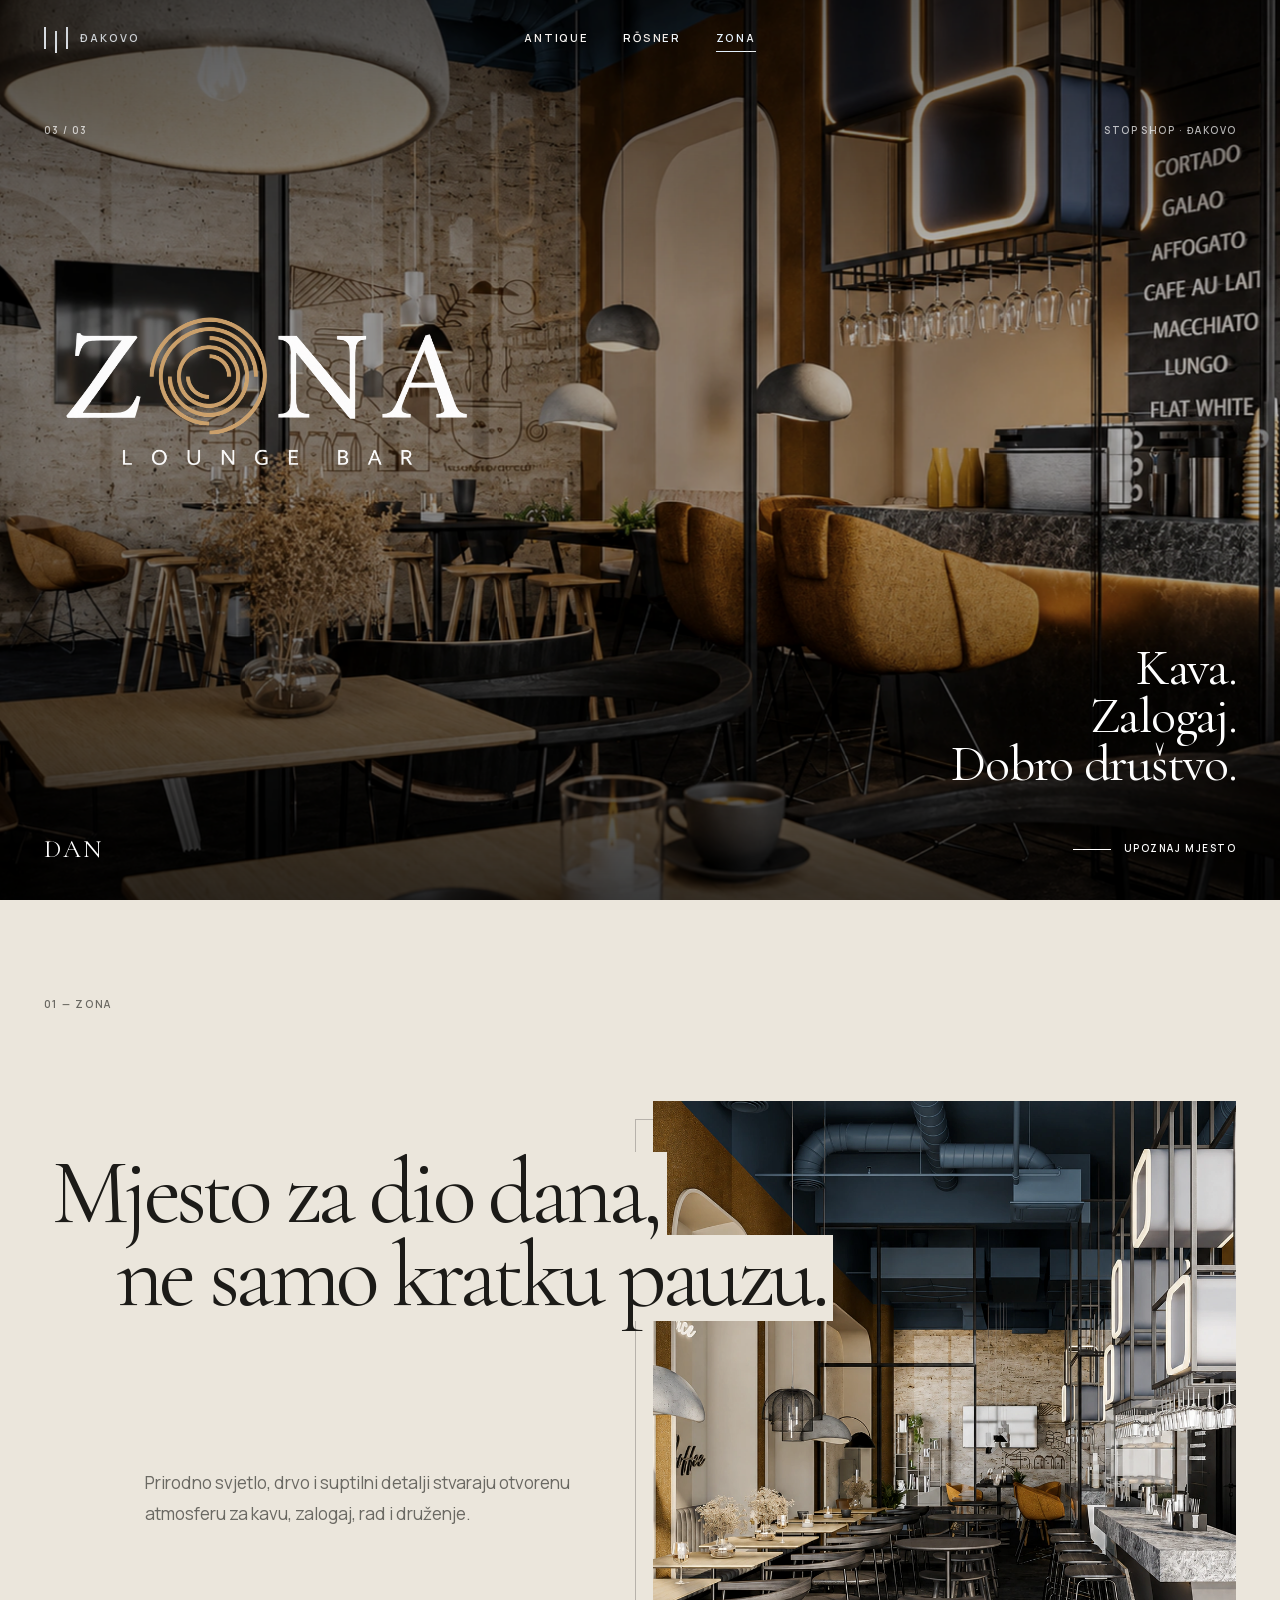
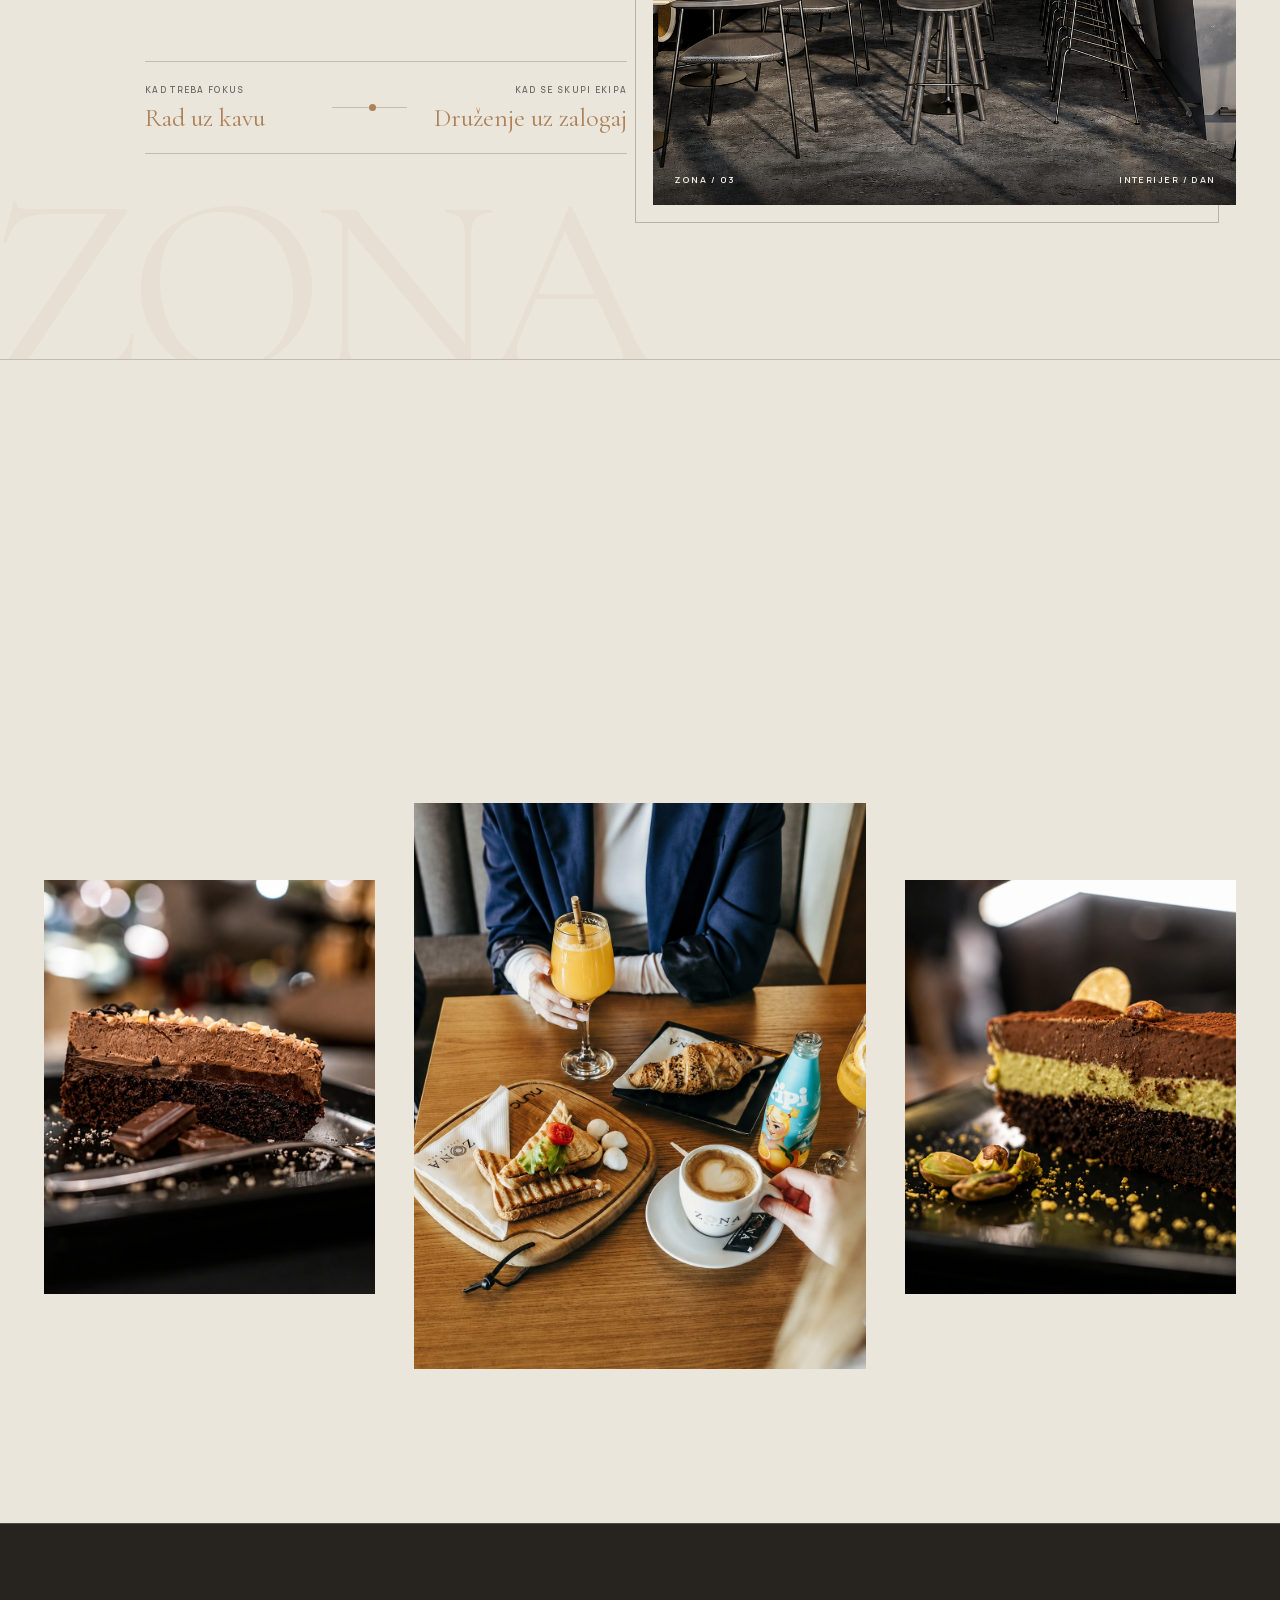
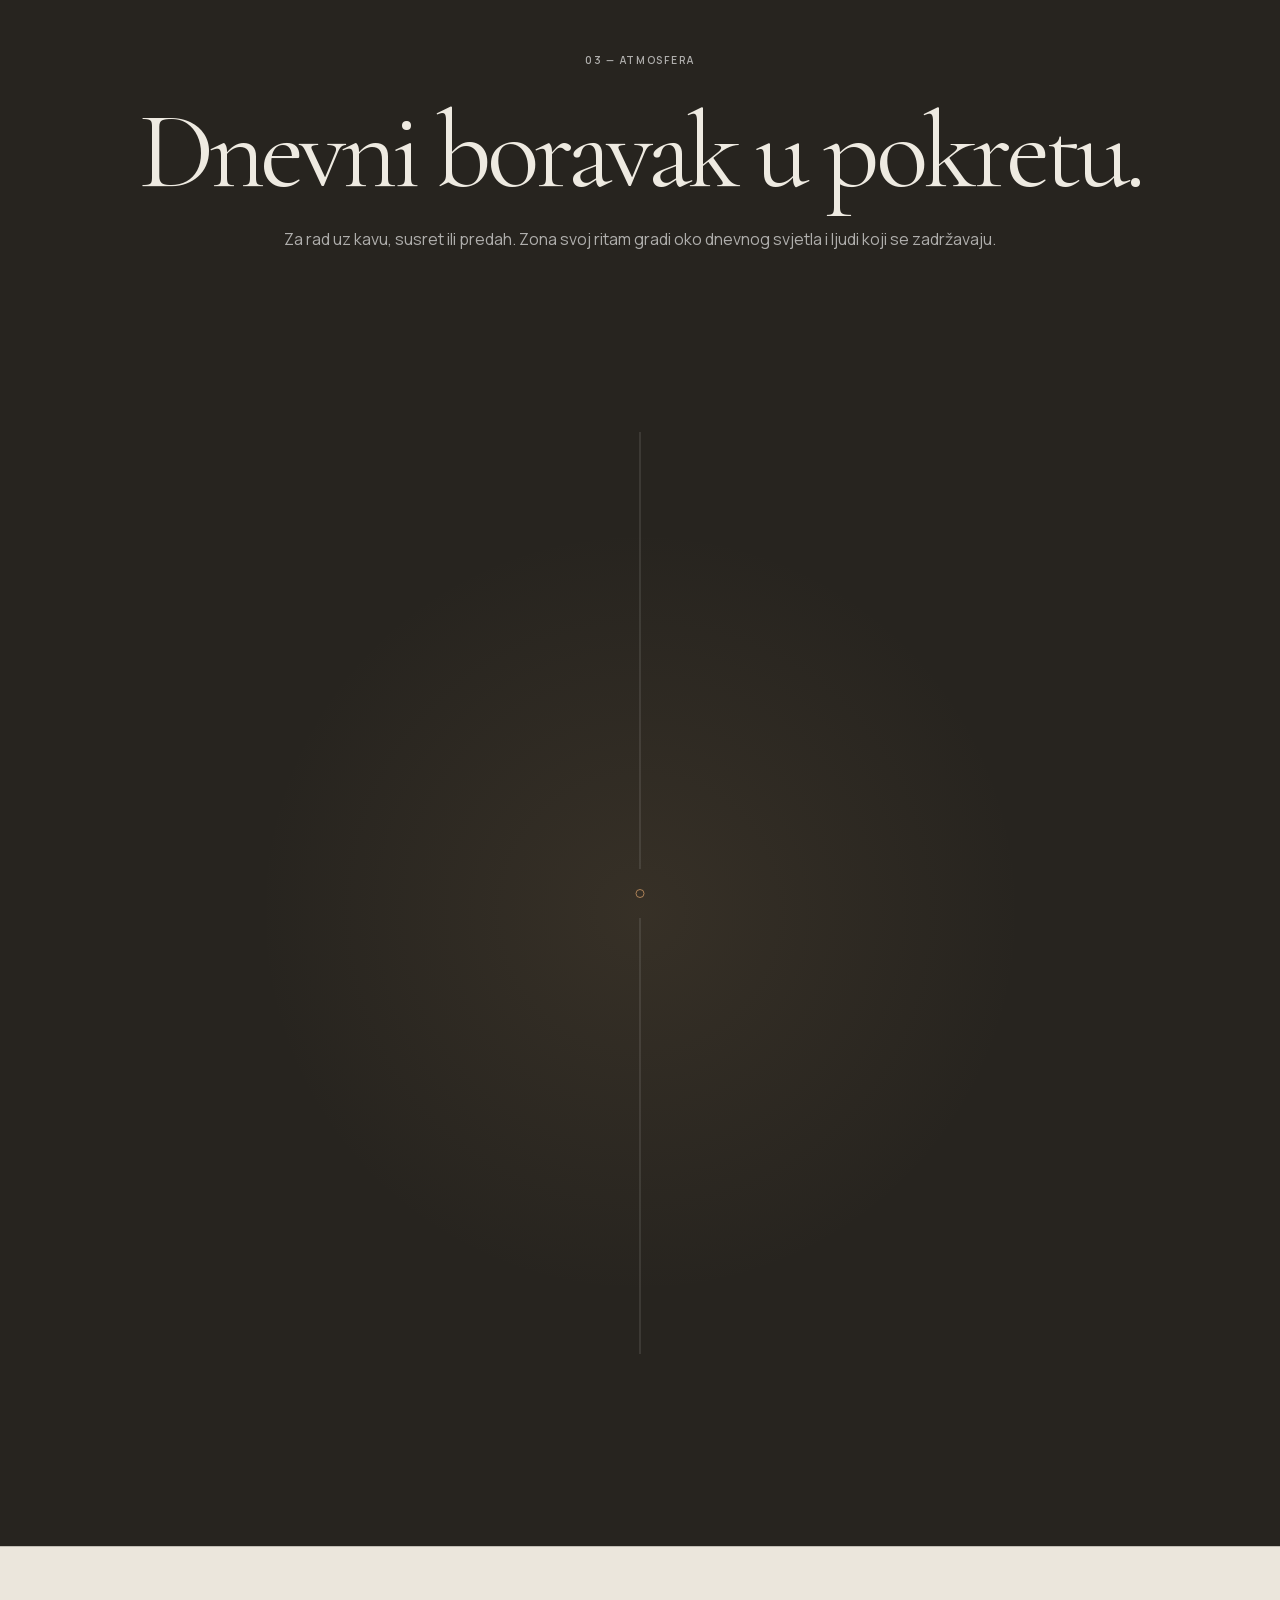
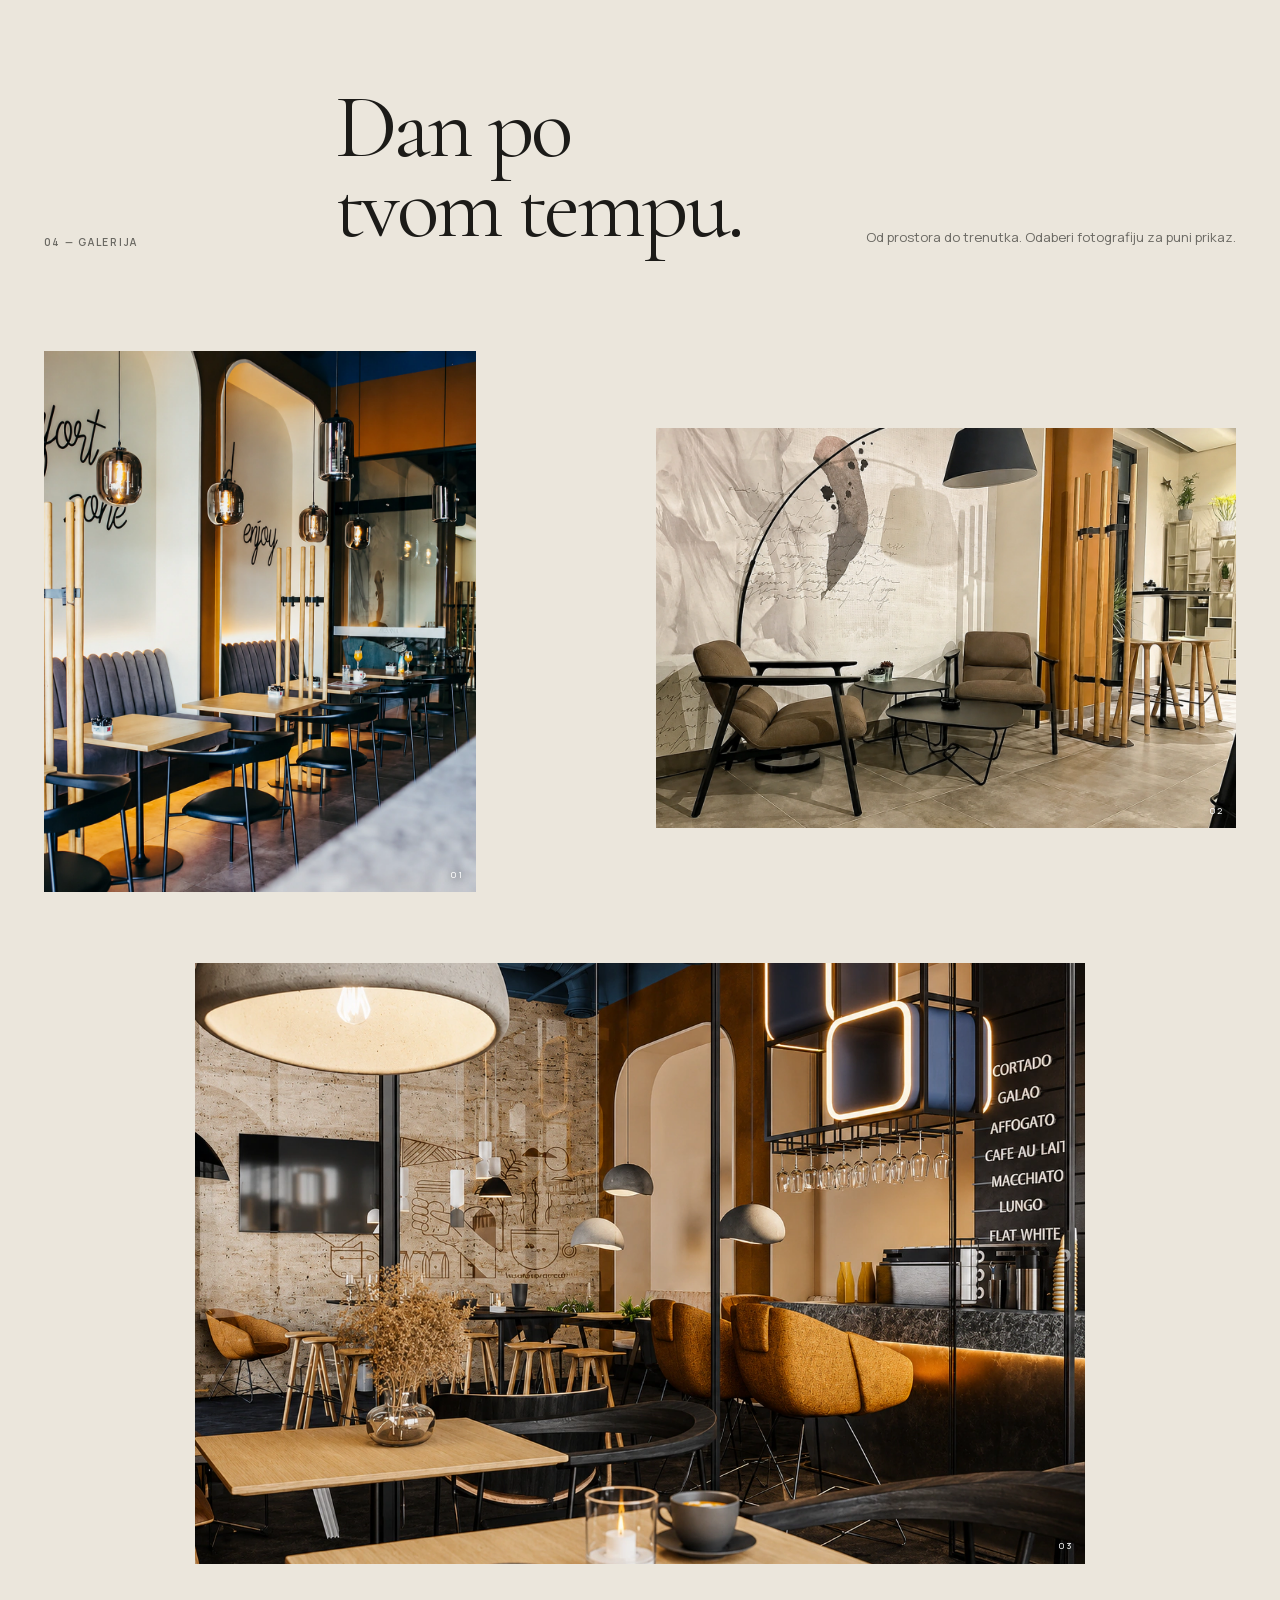
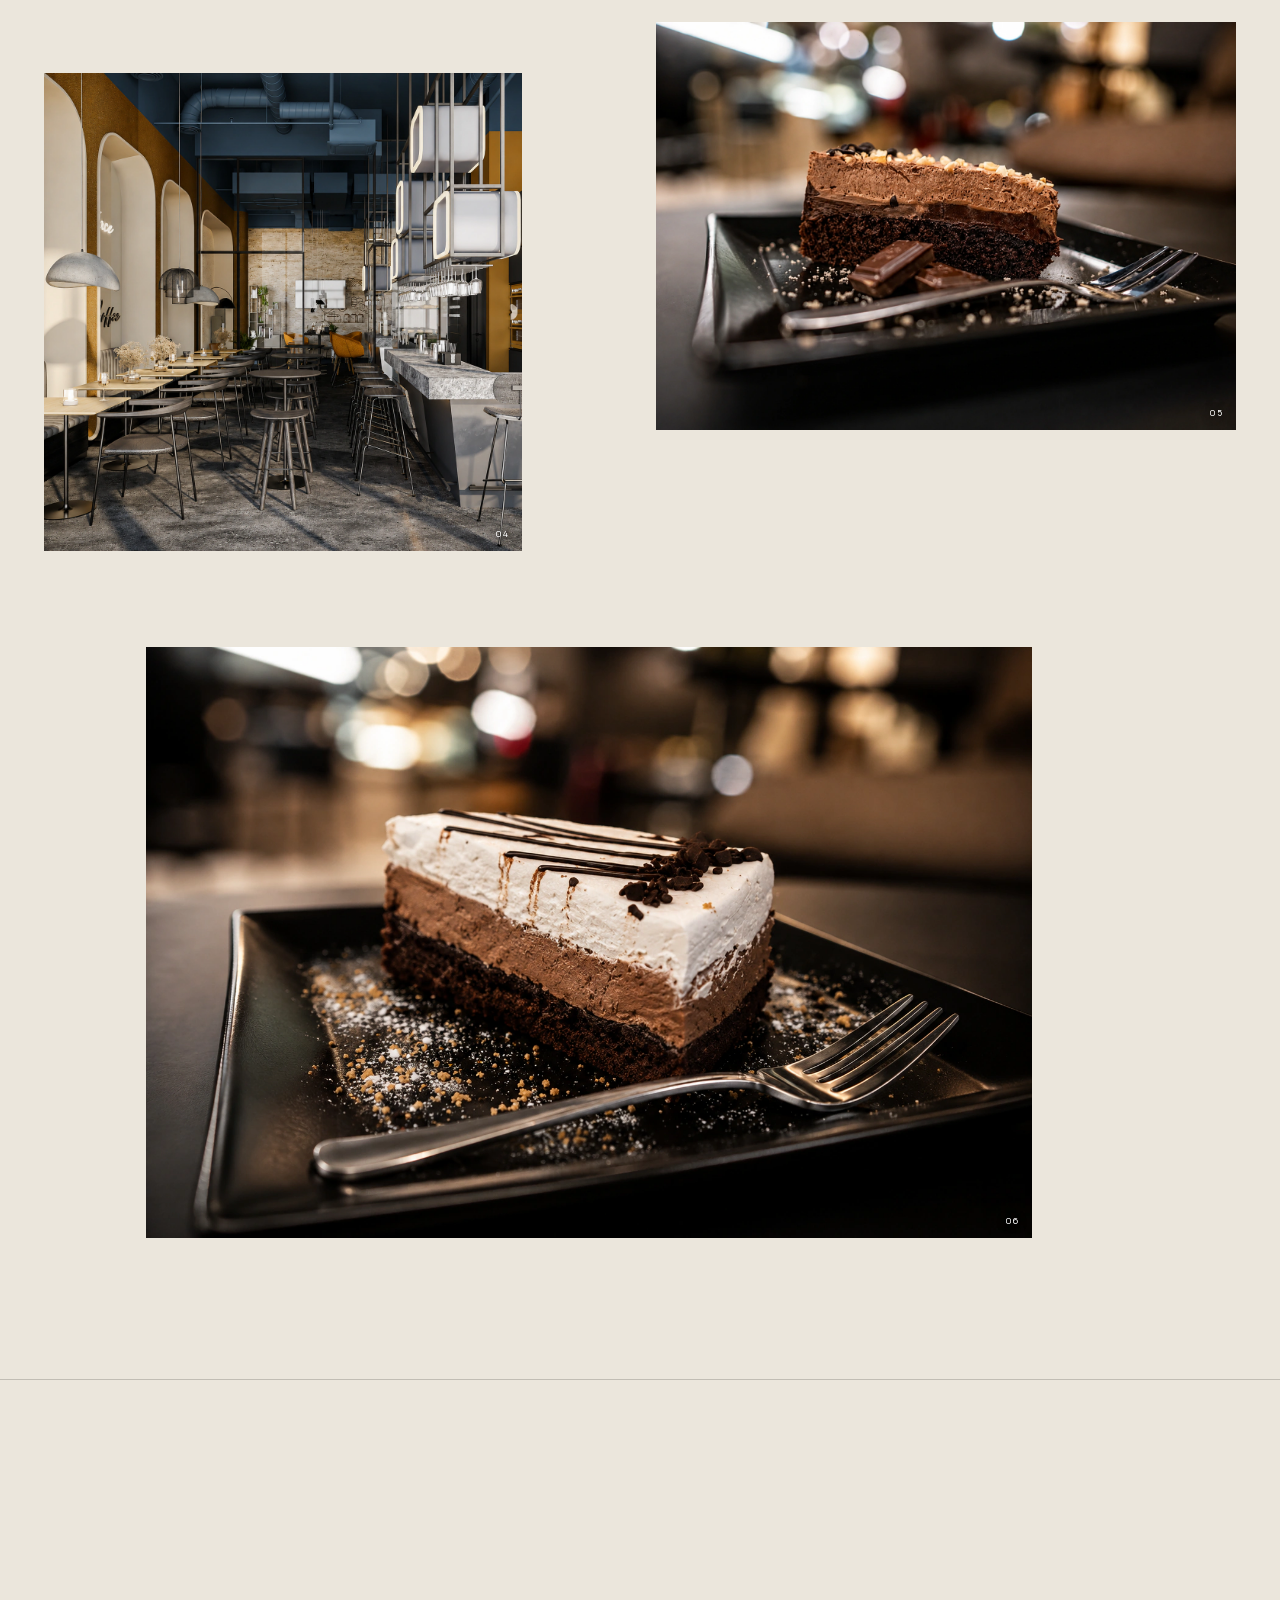
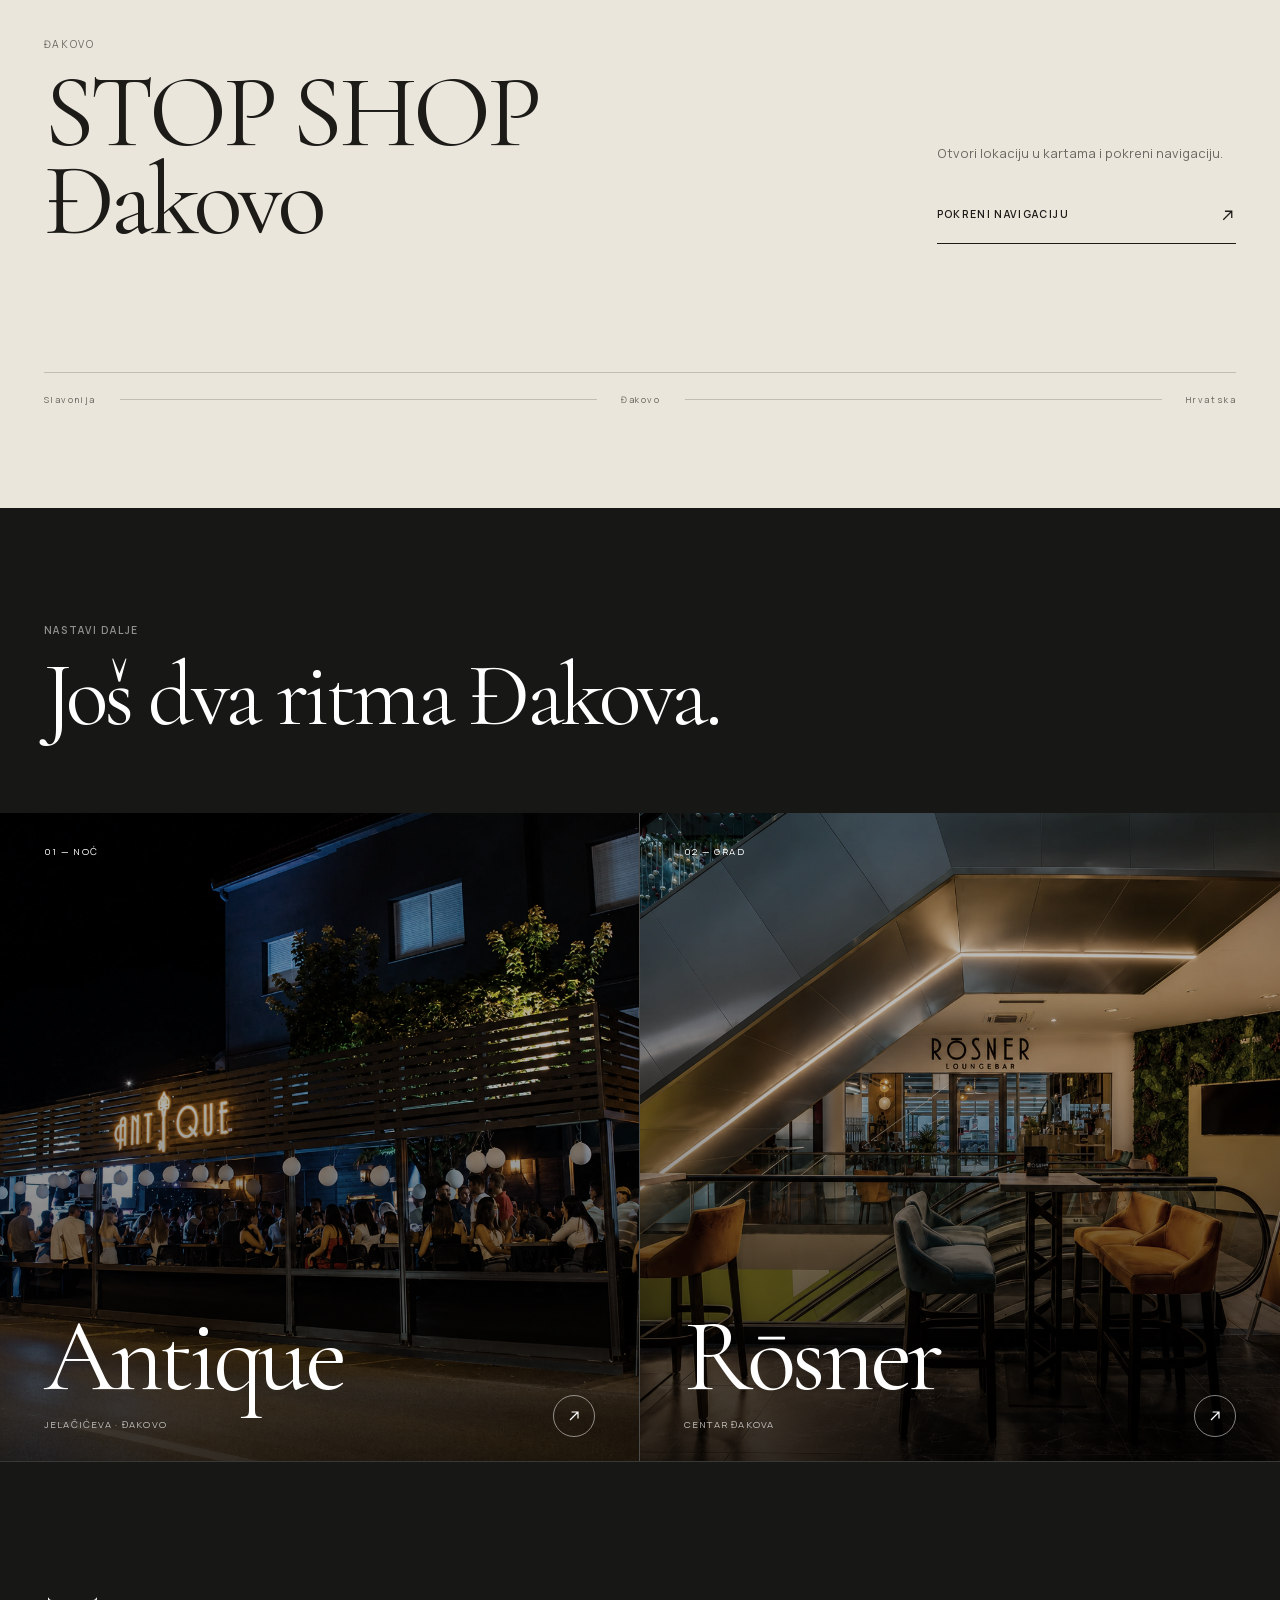
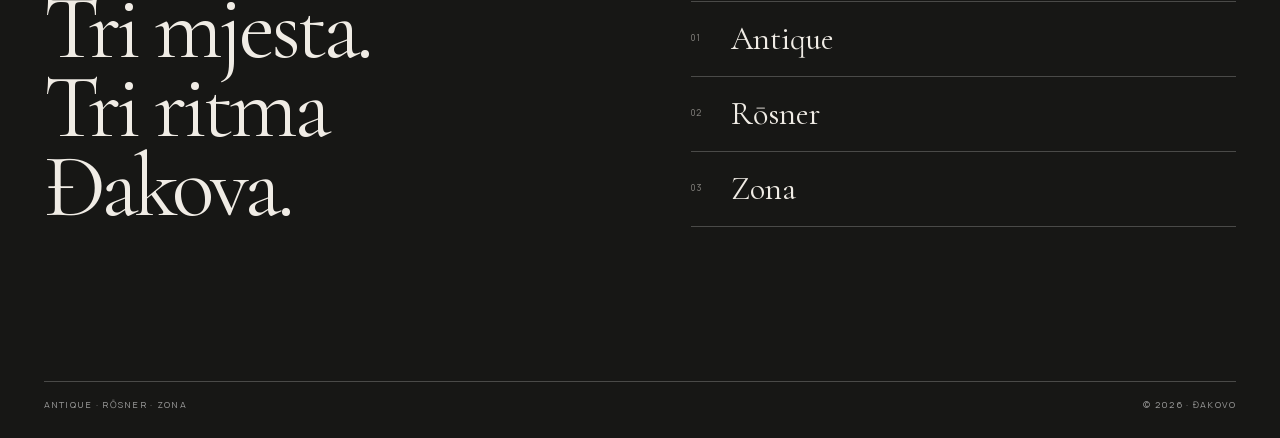
<file: zona.html>
<!doctype html>
<html lang="hr">
  <head>
    <meta charset="utf-8"><meta name="viewport" content="width=device-width, initial-scale=1"><meta name="theme-color" content="#ebe6dc">
    <meta name="description" content="Zona Lounge Bar u STOP SHOP-u Đakovo — kava, piće, hrana i opušteni dnevni ritam.">
    <title>Zona Lounge Bar | Đakovo</title>
    <link rel="icon" href="assets/icon.svg" type="image/svg+xml"><link rel="stylesheet" href="styles.css"><script src="script.js" defer></script>
  </head>
  <body>
    <a class="skip-link" href="#main-content">Preskoči na sadržaj</a>
    <header class="site-header site-header--zona">
      <a href="index.html" class="site-mark" aria-label="Početna stranica" data-page-link><span aria-hidden="true" class="site-mark__bars"><i></i><i></i><i></i></span><span class="site-mark__text">Đakovo</span></a>
      <nav class="desktop-nav" aria-label="Odabir lokala"><a href="antiquebar.html" data-page-link>Antique</a><a href="rosner.html" data-page-link>Rōsner</a><a class="is-active" href="zona.html">Zona</a></nav>
      <button class="menu-toggle" type="button" aria-expanded="false" aria-controls="mobile-menu" aria-label="Otvori izbornik" data-menu-toggle><span>Menu</span><svg aria-hidden="true" viewBox="0 0 24 24" fill="none"><path d="M3 7h18M3 17h18" stroke="currentColor" stroke-width="1.5"/></svg></button><span class="scroll-progress" aria-hidden="true"></span>
    </header>
    <div id="mobile-menu" class="mobile-menu" aria-hidden="true" data-mobile-menu><p class="mobile-menu__label">Tri ritma Đakova</p><nav aria-label="Mobilni odabir lokala"><div><a href="antiquebar.html" data-page-link><span>01</span><strong>Antique</strong><small>Noć</small></a></div><div><a href="rosner.html" data-page-link><span>02</span><strong>Rōsner</strong><small>Grad</small></a></div><div><a href="zona.html"><span>03</span><strong>Zona</strong><small>Dan</small></a></div></nav><div class="mobile-menu__footer"><span>Antique · Rōsner · Zona</span><span>Đakovo</span></div></div>

    <main id="main-content" class="venue-page" data-theme="zona">
      <section class="venue-hero venue-hero--zona" aria-labelledby="venue-title">
        <h1 id="venue-title" class="sr-only">Zona Lounge Bar</h1>
        <img class="venue-hero__image" src="assets/images/zona/interior-3.webp" alt="Topao i svijetao interijer Zona Lounge Bara" width="1269" height="1240" fetchpriority="high"><span class="venue-hero__overlay" aria-hidden="true"></span>
        <div class="venue-hero__content"><p class="venue-hero__meta"><span>03 / 03</span><span>STOP SHOP · Đakovo</span></p><img class="venue-hero__logo" src="assets/images/zona/logo.png" alt="Zona Lounge Bar" width="1672" height="941"><p class="venue-hero__statement"><span>Kava.</span><span>Zalogaj.</span><span>Dobro društvo.</span></p></div>
        <div class="venue-hero__bottom"><span>Dan</span><a href="#intro" class="scroll-cue"><i aria-hidden="true"></i>Upoznaj mjesto</a></div>
      </section>

      <section id="intro" class="venue-intro venue-intro--zona-feature section-shell">
        <p class="section-eyebrow zona-intro__label" data-reveal>01 — Zona</p>
        <div class="zona-intro__title" data-reveal>
          <h2><span>Mjesto za dio dana,</span><span>ne samo kratku pauzu.</span></h2>
        </div>
        <figure class="zona-intro__image" data-reveal>
          <img src="assets/images/zona/interior-1.webp" alt="Industrijski interijer Zona Lounge Bara" width="1254" height="1254" loading="lazy">
          <figcaption><span>Zona / 03</span><span>Interijer / Dan</span></figcaption>
        </figure>
        <div class="zona-intro__copy" data-reveal>
          <p>Prirodno svjetlo, drvo i suptilni detalji stvaraju otvorenu atmosferu za kavu, zalogaj, rad i druženje.</p>
        </div>
        <div class="zona-intro__modes" data-reveal>
          <span><small>Kad treba fokus</small><strong>Rad uz kavu</strong></span>
          <i aria-hidden="true"></i>
          <span><small>Kad se skupi ekipa</small><strong>Druženje uz zalogaj</strong></span>
        </div>
        <span class="zona-intro__ghost" aria-hidden="true">Zona</span>
      </section>

      <section class="venue-offer venue-offer--zona-food section-shell">
        <p class="section-eyebrow zona-offer__label" data-reveal>02 — Coffee &amp; Food</p>
        <div class="venue-offer__copy zona-offer__copy">
          <div data-reveal>
            <h2>Kava uz dobar zalogaj.</h2>
            <p>Zona spaja kavu, piće i hranu u dnevnom ritmu — za kratku pauzu ili duže druženje.</p>
          </div>
        </div>
        <div class="zona-offer__moments">
          <figure data-reveal>
            <img src="assets/images/zona/cake-1.webp" alt="Čokoladni kolač u ponudi Zona Lounge Bara" width="1494" height="1052" loading="lazy">
          </figure>
          <figure data-reveal>
            <img src="assets/images/zona/coffee-food.jpg" alt="Kava, sok i zalogaj posluženi za stolom u Zona Lounge Baru" width="1122" height="1402" loading="lazy">
          </figure>
          <figure data-reveal>
            <img src="assets/images/zona/cake-3.webp" alt="Kolač s čokoladom i pistacijom u Zona Lounge Baru" width="1537" height="1023" loading="lazy">
          </figure>
        </div>
      </section>

      <section id="atmosfera" class="venue-story venue-story--zona">
        <div class="section-shell venue-story__header"><p class="section-eyebrow" data-reveal>03 — Atmosfera</p><div data-reveal><h2>Dnevni boravak u pokretu.</h2><p>Za rad uz kavu, susret ili predah. Zona svoj ritam gradi oko dnevnog svjetla i ljudi koji se zadržavaju.</p></div></div>
        <div class="zona-story__visuals section-shell">
          <figure class="zona-story__image zona-story__image--focus" data-reveal>
            <img src="assets/images/zona/laptop.webp" alt="Gošća radi na laptopu uz kavu u Zoni" width="1122" height="1402" loading="lazy">
          </figure>
          <div class="zona-story__connector" aria-hidden="true"><i></i><b></b><i></i></div>
          <figure class="zona-story__image zona-story__image--social" data-reveal>
            <img src="assets/images/zona/friends.webp" alt="Druženje uz kavu u Zona Lounge Baru" width="1122" height="1402" loading="lazy">
          </figure>
        </div>
      </section>

      <section class="venue-gallery venue-gallery--zona section-shell" aria-labelledby="gallery-title">
        <div class="venue-gallery__header"><p class="section-eyebrow">04 — Galerija</p><h2 id="gallery-title">Dan po tvom tempu.</h2><p>Od prostora do trenutka. Odaberi fotografiju za puni prikaz.</p></div>
        <div class="gallery-grid">
          <button class="gallery-item" type="button" data-gallery-item data-src="assets/images/zona/interior-2.webp" data-alt="Stolovi i rasvjeta u Zona Lounge Baru" aria-label="Otvori fotografiju 1"><img src="assets/images/zona/interior-2.webp" alt="Stolovi i rasvjeta u Zona Lounge Baru" width="1122" height="1402" loading="lazy"><span>01</span></button>
          <button class="gallery-item" type="button" data-gallery-item data-src="assets/images/zona/lounge.webp" data-alt="Udobni lounge kutak u Zoni" aria-label="Otvori fotografiju 2"><img src="assets/images/zona/lounge.webp" alt="Udobni lounge kutak u Zoni" width="1454" height="1082" loading="lazy"><span>02</span></button>
          <button class="gallery-item" type="button" data-gallery-item data-src="assets/images/zona/interior-3.webp" data-alt="Dnevna atmosfera u Zona Lounge Baru" aria-label="Otvori fotografiju 3"><img src="assets/images/zona/interior-3.webp" alt="Dnevna atmosfera u Zona Lounge Baru" width="1269" height="1240" loading="lazy"><span>03</span></button>
          <button class="gallery-item" type="button" data-gallery-item data-src="assets/images/zona/interior-1.webp" data-alt="Industrijski interijer Zona Lounge Bara" aria-label="Otvori fotografiju 4"><img src="assets/images/zona/interior-1.webp" alt="Industrijski interijer Zona Lounge Bara" width="1254" height="1254" loading="lazy"><span>04</span></button>
          <button class="gallery-item" type="button" data-gallery-item data-src="assets/images/zona/cake-1.webp" data-alt="Čokoladni kolač u ponudi Zone" aria-label="Otvori fotografiju 5"><img src="assets/images/zona/cake-1.webp" alt="Čokoladni kolač u ponudi Zone" width="1494" height="1052" loading="lazy"><span>05</span></button>
          <button class="gallery-item" type="button" data-gallery-item data-src="assets/images/zona/cake-2.webp" data-alt="Kolač poslužen u Zona Lounge Baru" aria-label="Otvori fotografiju 6"><img src="assets/images/zona/cake-2.webp" alt="Kolač poslužen u Zona Lounge Baru" width="1451" height="1084" loading="lazy"><span>06</span></button>
        </div>
      </section>

      <section class="venue-location section-shell"><p class="section-eyebrow" data-reveal>05 — Pronađi nas</p><div class="venue-location__grid"><div data-reveal><p class="venue-location__city">Đakovo</p><h2>STOP SHOP Đakovo</h2></div><div class="venue-location__action" data-reveal><p>Otvori lokaciju u kartama i pokreni navigaciju.</p><a href="https://www.google.com/maps/search/?api=1&amp;query=Zona+Lounge+Bar+STOP+SHOP+%C4%90akovo" target="_blank" rel="noreferrer">Pokreni navigaciju <svg viewBox="0 0 20 20" aria-hidden="true" focusable="false"><path d="M5 15 15 5M7 5h8v8" fill="none" stroke="currentColor" stroke-width="1.5"/></svg></a></div></div><div class="venue-location__coordinates" aria-hidden="true"><span>Slavonija</span><i></i><span>Đakovo</span><i></i><span>Hrvatska</span></div></section>

      <section class="related-venues" aria-labelledby="related-title"><div class="section-shell related-venues__title"><p class="section-eyebrow">Nastavi dalje</p><h2 id="related-title">Još dva ritma Đakova.</h2></div><div class="related-venues__grid">
        <a href="antiquebar.html" class="related-card related-card--antique" data-page-link><img src="assets/images/antique/terrace-night-wide.webp" alt="Noćna atmosfera na terasi Antique Bara" width="1475" height="1066" loading="lazy"><span class="related-card__shade"></span><span class="related-card__meta">01 — Noć</span><span class="related-card__name">Antique</span><span class="related-card__location">Jelačićeva · Đakovo</span><span class="related-card__arrow"><svg viewBox="0 0 20 20" aria-hidden="true" focusable="false"><path d="M5 15 15 5M7 5h8v8" fill="none" stroke="currentColor" stroke-width="1.5"/></svg></span></a>
        <a href="rosner.html" class="related-card related-card--rosner" data-page-link><img src="assets/images/rosner/main.webp" alt="Rōsner Lounge Bar u centru Đakova" width="1448" height="1086" loading="lazy"><span class="related-card__shade"></span><span class="related-card__meta">02 — Grad</span><span class="related-card__name">Rōsner</span><span class="related-card__location">Centar Đakova</span><span class="related-card__arrow"><svg viewBox="0 0 20 20" aria-hidden="true" focusable="false"><path d="M5 15 15 5M7 5h8v8" fill="none" stroke="currentColor" stroke-width="1.5"/></svg></span></a>
      </div></section>
    </main>

    <footer class="site-footer"><div class="site-footer__top"><p>Tri mjesta.<br>Tri ritma Đakova.</p><nav aria-label="Lokali u podnožju"><a href="antiquebar.html" data-page-link><span>01</span>Antique</a><a href="rosner.html" data-page-link><span>02</span>Rōsner</a><a href="zona.html"><span>03</span>Zona</a></nav></div><div class="site-footer__bottom"><span>Antique · Rōsner · Zona</span><span>© <span data-year></span> · Đakovo</span></div></footer>
    <div class="lightbox" data-lightbox hidden role="dialog" aria-modal="true" aria-label="Galerija fotografija"><button type="button" class="lightbox__close" data-lightbox-close><span>Zatvori</span><b aria-hidden="true">×</b></button><button type="button" class="lightbox__nav lightbox__nav--prev" data-lightbox-prev><span aria-hidden="true">←</span><span class="sr-only">Prethodna fotografija</span></button><div class="lightbox__image"><img data-lightbox-image alt=""></div><p class="lightbox__caption"><span data-lightbox-count></span><span data-lightbox-caption></span></p><button type="button" class="lightbox__nav lightbox__nav--next" data-lightbox-next><span aria-hidden="true">→</span><span class="sr-only">Sljedeća fotografija</span></button></div>
  </body>
</html>
</file>
<file: styles.css>
@font-face {
  font-family: "Cormorant Garamond";
  src: url("assets/fonts/cormorant-latin.woff2") format("woff2");
  font-style: normal;
  font-weight: 400 600;
  font-display: swap;
  unicode-range: U+0000-00FF, U+0131, U+0152-0153, U+02BB-02BC, U+02C6, U+02DA, U+02DC, U+0304, U+0308, U+0329, U+2000-206F, U+20AC, U+2122, U+2191, U+2193, U+2212, U+2215, U+FEFF, U+FFFD;
}

@font-face {
  font-family: "Cormorant Garamond";
  src: url("assets/fonts/cormorant-latin-ext.woff2") format("woff2");
  font-style: normal;
  font-weight: 400 600;
  font-display: swap;
  unicode-range: U+0100-02BA, U+02BD-02C5, U+02C7-02CC, U+02CE-02D7, U+02DD-02FF, U+0304, U+0308, U+0329, U+1D00-1DBF, U+1E00-1E9F, U+1EF2-1EFF, U+2020, U+20A0-20AB, U+20AD-20C0, U+2113, U+2C60-2C7F, U+A720-A7FF;
}

@font-face {
  font-family: "Manrope";
  src: url("assets/fonts/manrope-latin.woff2") format("woff2");
  font-style: normal;
  font-weight: 400 600;
  font-display: swap;
  unicode-range: U+0000-00FF, U+0131, U+0152-0153, U+02BB-02BC, U+02C6, U+02DA, U+02DC, U+0304, U+0308, U+0329, U+2000-206F, U+20AC, U+2122, U+2191, U+2193, U+2212, U+2215, U+FEFF, U+FFFD;
}

@font-face {
  font-family: "Manrope";
  src: url("assets/fonts/manrope-latin-ext.woff2") format("woff2");
  font-style: normal;
  font-weight: 400 600;
  font-display: swap;
  unicode-range: U+0100-02BA, U+02BD-02C5, U+02C7-02CC, U+02CE-02D7, U+02DD-02FF, U+0304, U+0308, U+0329, U+1D00-1DBF, U+1E00-1E9F, U+1EF2-1EFF, U+2020, U+20A0-20AB, U+20AD-20C0, U+2113, U+2C60-2C7F, U+A720-A7FF;
}

:root {
  --font-display: "Cormorant Garamond";
  --font-sans: "Manrope";
  --ink: #171715;
  --paper: #eeeae2;
  --line: rgba(255, 255, 255, 0.22);
  --header-height: 76px;
  --page-gutter: clamp(1.25rem, 3.4vw, 4.5rem);
}

* {
  box-sizing: border-box;
}

html {
  scroll-behavior: smooth;
  background: var(--ink);
}

body {
  margin: 0;
  background: var(--ink);
  color: var(--paper);
  font-family: var(--font-sans), Arial, sans-serif;
  font-size: 16px;
  line-height: 1.5;
  text-rendering: optimizeLegibility;
  -webkit-font-smoothing: antialiased;
  transition: opacity 180ms ease;
}

body.is-leaving {
  opacity: 0.55;
}

body.menu-open {
  overflow: hidden;
}

body,
button,
a {
  cursor: default;
}

a,
button {
  color: inherit;
}

a {
  text-decoration: none;
}

button {
  font: inherit;
}

img {
  max-width: 100%;
  image-rendering: auto;
}

::selection {
  background: #c8aa90;
  color: #171715;
}

:focus-visible {
  outline: 2px solid currentColor;
  outline-offset: 4px;
}

.sr-only {
  position: absolute !important;
  width: 1px !important;
  height: 1px !important;
  padding: 0 !important;
  margin: -1px !important;
  overflow: hidden !important;
  clip: rect(0, 0, 0, 0) !important;
  white-space: nowrap !important;
  border: 0 !important;
}

.skip-link {
  position: fixed;
  z-index: 1000;
  top: 0.75rem;
  left: 0.75rem;
  padding: 0.75rem 1rem;
  color: #171715;
  background: #f4f0e9;
  transform: translateY(-180%);
  transition: transform 180ms ease;
}

.skip-link:focus {
  transform: translateY(0);
}

/* Header */
.site-header {
  position: fixed;
  z-index: 100;
  inset: 0 0 auto;
  height: var(--header-height);
  padding: 0 var(--page-gutter);
  display: grid;
  grid-template-columns: 1fr auto 1fr;
  align-items: center;
  color: #fff;
  mix-blend-mode: difference;
  pointer-events: none;
}

.site-header > * {
  pointer-events: auto;
}

.site-mark {
  justify-self: start;
  display: inline-flex;
  align-items: center;
  min-height: 44px;
  gap: 0.8rem;
  font-size: 0.69rem;
  font-weight: 600;
  letter-spacing: 0.18em;
  text-transform: uppercase;
}

.site-mark__bars {
  display: inline-flex;
  width: 24px;
  height: 22px;
  align-items: stretch;
  justify-content: space-between;
}

.site-mark__bars i {
  width: 2px;
  background: currentColor;
  display: block;
}

.site-mark__bars i:nth-child(2) {
  transform: translateY(4px);
}

.desktop-nav {
  display: flex;
  align-items: center;
  gap: clamp(1.4rem, 2.7vw, 3.25rem);
}

.desktop-nav a {
  position: relative;
  display: inline-grid;
  place-items: center;
  min-height: 44px;
  font-size: 0.7rem;
  font-weight: 600;
  letter-spacing: 0.16em;
  text-transform: uppercase;
}

.desktop-nav a::after {
  content: "";
  position: absolute;
  right: 0;
  bottom: 8px;
  left: 0;
  height: 1px;
  background: currentColor;
  transform: scaleX(0);
  transform-origin: right;
  transition: transform 400ms cubic-bezier(0.22, 1, 0.36, 1);
}

.desktop-nav a:hover::after,
.desktop-nav a.is-active::after {
  transform: scaleX(1);
  transform-origin: left;
}

.menu-toggle {
  justify-self: end;
  border: 0;
  background: transparent;
  padding: 0;
  display: none;
  min-width: 44px;
  min-height: 44px;
  align-items: center;
  justify-content: flex-end;
  gap: 0.65rem;
  text-transform: uppercase;
  font-size: 0.68rem;
  font-weight: 600;
  letter-spacing: 0.16em;
}

.menu-toggle svg {
  width: 18px;
}

.scroll-progress {
  position: absolute;
  right: 0;
  bottom: 0;
  left: 0;
  height: 1px;
  background: currentColor;
  transform-origin: left;
}

.mobile-menu {
  position: fixed;
  z-index: 90;
  inset: 0;
  padding: calc(var(--header-height) + 3rem) var(--page-gutter) 1.75rem;
  display: flex;
  flex-direction: column;
  background: #171715;
  color: #f4f0e9;
  clip-path: inset(0 0 100% 0);
  visibility: hidden;
  pointer-events: none;
  transition:
    clip-path 550ms cubic-bezier(0.76, 0, 0.24, 1),
    visibility 0s linear 550ms;
}

.mobile-menu.is-open {
  clip-path: inset(0 0 0 0);
  visibility: visible;
  pointer-events: auto;
  transition:
    clip-path 550ms cubic-bezier(0.76, 0, 0.24, 1),
    visibility 0s;
}

.mobile-menu__label {
  margin: 0 0 2rem;
  font-size: 0.67rem;
  letter-spacing: 0.16em;
  text-transform: uppercase;
  color: rgba(255, 255, 255, 0.52);
}

.mobile-menu nav {
  border-top: 1px solid rgba(255, 255, 255, 0.18);
}

.mobile-menu nav a {
  min-height: 90px;
  display: grid;
  grid-template-columns: 2.5rem 1fr auto;
  align-items: center;
  border-bottom: 1px solid rgba(255, 255, 255, 0.18);
}

.mobile-menu nav span,
.mobile-menu nav small {
  font-size: 0.63rem;
  letter-spacing: 0.14em;
  text-transform: uppercase;
  opacity: 0.55;
}

.mobile-menu nav strong {
  font-family: var(--font-display), Georgia, serif;
  font-size: clamp(2rem, 8vw, 3rem);
  font-weight: 400;
  line-height: 1;
}

.mobile-menu__footer {
  margin-top: auto;
  display: flex;
  justify-content: space-between;
  font-size: 0.63rem;
  letter-spacing: 0.12em;
  text-transform: uppercase;
  opacity: 0.6;
}

/* Homepage selector */
.home-page {
  background: #171715;
  color: #f3eee6;
}

.venue-selector {
  position: relative;
  min-height: 100svh;
  overflow: hidden;
  background: #10100f;
}

.venue-selector__intro {
  position: absolute;
  z-index: 8;
  inset: calc(var(--header-height) + 1.25rem) var(--page-gutter) auto;
  display: flex;
  justify-content: space-between;
  pointer-events: none;
  font-size: 0.61rem;
  font-weight: 600;
  letter-spacing: 0.18em;
  text-transform: uppercase;
  color: rgba(255, 255, 255, 0.66);
}

.venue-selector__grid {
  min-height: 100svh;
  display: flex;
}

.venue-panel {
  position: relative;
  min-width: 0;
  flex: 1 1 33.333%;
  overflow: hidden;
  border-right: 1px solid rgba(255, 255, 255, 0.22);
  background: #171715;
  transition: flex-grow 700ms cubic-bezier(0.22, 1, 0.36, 1);
}

.venue-selector__grid:has(.venue-panel:hover) .venue-panel {
  flex-grow: 0.83;
}

.venue-selector__grid:has(.venue-panel:hover) .venue-panel:hover {
  flex-grow: 1.35;
}

.venue-selector__grid:has(.venue-panel:focus-within) .venue-panel {
  flex-grow: 0.83;
}

.venue-selector__grid:has(.venue-panel:focus-within) .venue-panel:focus-within {
  flex-grow: 1.35;
}

.venue-panel:last-child {
  border-right: 0;
}

.venue-panel > a {
  position: absolute;
  inset: 0;
  display: block;
}

.venue-panel__image {
  position: absolute;
  inset: 0;
  width: 100%;
  height: 100%;
  object-fit: cover;
  opacity: 0.84;
  filter: saturate(0.78) contrast(1.04);
  transform: scale(1.005);
  transition:
    transform 900ms cubic-bezier(0.22, 1, 0.36, 1),
    opacity 700ms ease,
    filter 700ms ease;
}

.venue-panel--antique .venue-panel__image {
  filter: saturate(0.86) contrast(1.04) brightness(0.9);
}

.venue-panel--rosner .venue-panel__image {
  filter: saturate(0.72) contrast(1.05) brightness(0.87);
}

.venue-panel--zona .venue-panel__image {
  filter: saturate(0.78) contrast(1.02) brightness(0.9);
}

.venue-panel:hover .venue-panel__image,
.venue-panel:focus-within .venue-panel__image {
  opacity: 0.93;
  filter: saturate(0.96) contrast(1.02);
  transform: scale(1.035);
}

.venue-panel__shade {
  position: absolute;
  inset: 0;
  background: linear-gradient(180deg, rgba(0, 0, 0, 0.35), transparent 33%, rgba(0, 0, 0, 0.82));
}

.venue-panel__index {
  position: absolute;
  top: calc(var(--header-height) + 5.75rem);
  left: clamp(1.2rem, 2.4vw, 2.8rem);
  font-size: 0.58rem;
  letter-spacing: 0.15em;
  text-transform: uppercase;
  color: rgba(255, 255, 255, 0.64);
}

.venue-panel__content {
  position: absolute;
  right: clamp(1.2rem, 2.4vw, 2.8rem);
  bottom: clamp(2rem, 5vw, 4.5rem);
  left: clamp(1.2rem, 2.4vw, 2.8rem);
  display: grid;
  grid-template-columns: 1fr auto;
  align-items: end;
  gap: 1.2rem;
}

.venue-panel__logo {
  grid-column: 1 / -1;
  width: min(100%, 310px);
  height: 92px;
  object-fit: contain;
  object-position: left center;
}

.venue-panel--rosner .venue-panel__logo {
  height: 116px;
  width: min(100%, 330px);
}

.venue-panel__concept {
  grid-column: 1 / -1;
  font-family: var(--font-display), Georgia, serif;
  font-size: clamp(3.4rem, 6vw, 7rem);
  font-weight: 400;
  line-height: 0.75;
  letter-spacing: -0.04em;
  text-transform: uppercase;
}

.venue-panel--antique .venue-panel__concept {
  color: #d6b69c;
}

.venue-panel--rosner .venue-panel__concept {
  color: #c6d0c1;
}

.venue-panel--zona .venue-panel__concept {
  color: #dec5a4;
}

.venue-panel__details {
  display: grid;
  gap: 0.3rem;
  min-width: 200px;
  font-size: 0.65rem;
  letter-spacing: 0.08em;
  text-transform: uppercase;
  opacity: 0;
  transform: translateY(10px);
  transition: 500ms cubic-bezier(0.22, 1, 0.36, 1);
}

.venue-panel:hover .venue-panel__details,
.venue-panel:focus-within .venue-panel__details {
  opacity: 0.72;
  transform: none;
}

.venue-panel__cta {
  display: inline-flex;
  align-items: center;
  justify-content: flex-end;
  gap: 0.5rem;
  font-size: 0.65rem;
  font-weight: 600;
  letter-spacing: 0.12em;
  text-transform: uppercase;
}

.venue-panel__cta svg {
  width: 16px;
  transition: transform 350ms ease;
}

.venue-panel:hover .venue-panel__cta svg {
  transform: translate(3px, -3px);
}

.home-statement {
  min-height: 100svh;
  padding: clamp(7rem, 14vw, 13rem) var(--page-gutter) clamp(6rem, 10vw, 9rem);
  display: grid;
  grid-template-columns: 1.25fr 0.75fr;
  gap: 8vw;
  align-items: end;
  background: #e9e4da;
  color: #181816;
}

.home-statement__heading > span {
  display: block;
  margin-bottom: 2rem;
  font-size: 0.68rem;
  font-weight: 600;
  letter-spacing: 0.17em;
  text-transform: uppercase;
}

.home-statement h2 {
  margin: 0;
  font-family: var(--font-display), Georgia, serif;
  font-size: clamp(4rem, 9.5vw, 10.5rem);
  font-weight: 400;
  line-height: 0.82;
  letter-spacing: -0.052em;
}

.home-statement__venues {
  border-top: 1px solid rgba(0, 0, 0, 0.28);
}

.home-statement__venues a {
  min-height: 88px;
  display: grid;
  grid-template-columns: 2.5rem 1fr auto 1.25rem;
  align-items: center;
  border-bottom: 1px solid rgba(0, 0, 0, 0.28);
}

.home-statement__venues span,
.home-statement__venues small {
  font-size: 0.6rem;
  letter-spacing: 0.13em;
  text-transform: uppercase;
  opacity: 0.55;
}

.home-statement__venues strong {
  font-family: var(--font-display), Georgia, serif;
  font-size: clamp(1.9rem, 3vw, 3rem);
  font-weight: 400;
}

.home-statement__venues svg {
  width: 16px;
  transition: transform 300ms ease;
}

.home-statement__venues a:hover svg {
  transform: translate(3px, -3px);
}

/* Shared venue theme */
.venue-page {
  --theme-bg: #ece8df;
  --theme-fg: #191917;
  --theme-muted: rgba(25, 25, 23, 0.66);
  --theme-line: rgba(25, 25, 23, 0.22);
  --theme-accent: #b58b64;
  background: var(--theme-bg);
  color: var(--theme-fg);
  overflow: clip;
}

.venue-page[data-theme="antique"] {
  --theme-bg: #1c1a18;
  --theme-fg: #f0ebe4;
  --theme-muted: rgba(240, 235, 228, 0.64);
  --theme-line: rgba(240, 235, 228, 0.2);
  --theme-accent: #c7a589;
}

.venue-page[data-theme="rosner"] {
  --theme-bg: #e4e4de;
  --theme-fg: #171b18;
  --theme-muted: rgba(23, 27, 24, 0.62);
  --theme-line: rgba(23, 27, 24, 0.22);
  --theme-accent: #71806b;
}

.venue-page[data-theme="zona"] {
  --theme-bg: #ebe6dc;
  --theme-fg: #1c1b18;
  --theme-muted: rgba(28, 27, 24, 0.62);
  --theme-line: rgba(28, 27, 24, 0.2);
  --theme-accent: #ad8258;
}

.section-shell {
  width: 100%;
  padding-right: var(--page-gutter);
  padding-left: var(--page-gutter);
}

.section-eyebrow {
  margin: 0;
  font-size: 0.64rem;
  font-weight: 600;
  letter-spacing: 0.17em;
  line-height: 1.3;
  text-transform: uppercase;
  color: var(--theme-muted);
}

.venue-page h2 {
  text-wrap: balance;
}

/* Venue hero */
.venue-hero {
  position: relative;
  height: 100svh;
  min-height: 620px;
  overflow: hidden;
  color: #fff;
  background: #171715;
}

.venue-hero__image {
  position: absolute;
  inset: 0;
  width: 100%;
  height: 100%;
  object-fit: cover;
  transform: scale(1.015);
  animation: heroSettle 1.4s cubic-bezier(0.22, 1, 0.36, 1) both;
}

@keyframes heroSettle {
  from { transform: scale(1.055); opacity: 0.75; }
  to { transform: scale(1.015); opacity: 1; }
}

.venue-hero--antique .venue-hero__image {
  filter: saturate(0.86) brightness(0.74) contrast(1.08);
}

.venue-hero--rosner .venue-hero__image {
  filter: saturate(0.75) brightness(0.72) contrast(1.08);
}

.venue-hero--zona .venue-hero__image {
  filter: saturate(0.78) brightness(0.76) contrast(1.02);
}

.venue-hero__overlay {
  position: absolute;
  inset: 0;
  background:
    linear-gradient(180deg, rgba(0, 0, 0, 0.44), transparent 34%),
    linear-gradient(90deg, rgba(0, 0, 0, 0.28), transparent 60%),
    linear-gradient(0deg, rgba(0, 0, 0, 0.65), transparent 43%);
}

.architecture-grid {
  position: absolute;
  inset: 11% 5% 13% 49%;
  opacity: 0.24;
  background-image:
    linear-gradient(rgba(255, 255, 255, 0.22) 1px, transparent 1px),
    linear-gradient(90deg, rgba(255, 255, 255, 0.22) 1px, transparent 1px);
  background-size: 54px 54px;
  mask-image: linear-gradient(90deg, transparent, #000 24%, #000 75%, transparent);
}

.architecture-grid::before,
.architecture-grid::after {
  content: "";
  position: absolute;
  border: 1px solid rgba(255, 255, 255, 0.6);
  border-radius: 50%;
}

.architecture-grid::before {
  width: 180px;
  height: 180px;
  top: 22%;
  left: 18%;
}

.architecture-grid::after {
  width: 68px;
  height: 68px;
  right: 14%;
  bottom: 18%;
}

.venue-hero__content {
  position: absolute;
  z-index: 2;
  inset: calc(var(--header-height) + 3rem) var(--page-gutter) 7rem;
  display: grid;
  grid-template-rows: auto 1fr auto;
}

.venue-hero__meta {
  margin: 0;
  display: flex;
  justify-content: space-between;
  font-size: 0.61rem;
  font-weight: 600;
  letter-spacing: 0.15em;
  text-transform: uppercase;
  color: rgba(255, 255, 255, 0.7);
}

.venue-hero__logo {
  align-self: center;
  width: min(48vw, 690px);
  max-height: 250px;
  object-fit: contain;
  object-position: left center;
}

.venue-hero--antique .venue-hero__logo {
  width: min(53vw, 760px);
}

.venue-hero--rosner .venue-hero__logo {
  width: min(42vw, 620px);
  transform: translateX(-6%);
}

.venue-hero--zona .venue-hero__logo {
  width: min(43vw, 650px);
}

.venue-hero__statement {
  margin: 0 0 0 auto;
  display: grid;
  font-family: var(--font-display), Georgia, serif;
  font-size: clamp(2rem, 4vw, 4.8rem);
  font-weight: 400;
  line-height: 0.94;
  text-align: right;
  letter-spacing: -0.025em;
}

.venue-hero__bottom {
  position: absolute;
  z-index: 2;
  right: var(--page-gutter);
  bottom: 1.8rem;
  left: var(--page-gutter);
  display: flex;
  align-items: center;
  justify-content: space-between;
  font-size: 0.61rem;
  font-weight: 600;
  letter-spacing: 0.16em;
  text-transform: uppercase;
}

.venue-hero__bottom > span {
  font-family: var(--font-display), Georgia, serif;
  font-size: clamp(1.4rem, 2vw, 2.2rem);
  font-weight: 400;
  letter-spacing: 0.08em;
}

.scroll-cue {
  min-height: 44px;
  display: inline-flex;
  align-items: center;
  gap: 0.8rem;
}

.scroll-cue i {
  position: relative;
  width: 38px;
  height: 1px;
  overflow: hidden;
  background: rgba(255, 255, 255, 0.35);
}

.scroll-cue i::after {
  content: "";
  position: absolute;
  inset: 0;
  background: #fff;
  animation: scrollCue 2s ease-in-out infinite;
}

@keyframes scrollCue {
  0% { transform: translateX(-105%); }
  55%, 100% { transform: translateX(105%); }
}

/* Intro */
.venue-intro {
  min-height: 82svh;
  padding-top: clamp(7rem, 12vw, 12rem);
  padding-bottom: clamp(7rem, 12vw, 12rem);
  display: grid;
  grid-template-columns: 1fr 3.1fr;
  grid-template-rows: auto auto;
  column-gap: 6vw;
  align-items: start;
}

.venue-intro__title {
  max-width: 1200px;
}

.venue-intro__title h2 {
  margin: -0.13em 0 0;
  font-family: var(--font-display), Georgia, serif;
  font-size: clamp(4.2rem, 8.2vw, 9.5rem);
  font-weight: 400;
  line-height: 0.88;
  letter-spacing: -0.048em;
}

.venue-intro__body {
  grid-column: 2;
  margin-top: clamp(3rem, 7vw, 7rem);
  display: grid;
  grid-template-columns: minmax(260px, 520px) 1fr;
  gap: 4vw;
  align-items: end;
}

.venue-intro__body p {
  margin: 0;
  color: var(--theme-muted);
  font-size: clamp(1rem, 1.35vw, 1.3rem);
  line-height: 1.75;
}

.venue-intro__body > span {
  justify-self: end;
  font-family: var(--font-display), Georgia, serif;
  font-size: clamp(4rem, 9vw, 10rem);
  line-height: 0.7;
  color: var(--theme-accent);
  opacity: 0.18;
  text-transform: uppercase;
}

/* Antique editorial intro */
.venue-intro--feature {
  position: relative;
  min-height: 100svh;
  padding-top: clamp(7rem, 10vw, 10rem);
  padding-bottom: clamp(7rem, 10vw, 10rem);
  display: grid;
  grid-template-columns: repeat(12, minmax(0, 1fr));
  grid-template-rows: auto 1fr;
  column-gap: clamp(1rem, 2vw, 2.5rem);
  overflow: hidden;
  isolation: isolate;
}

.venue-intro__feature-label {
  grid-column: 1 / 4;
  align-self: start;
  padding-top: 0.4rem;
}

.venue-intro__feature-image {
  position: relative;
  z-index: 1;
  grid-column: 1 / 6;
  grid-row: 2;
  align-self: end;
  width: 100%;
  height: clamp(520px, 65vw, 820px);
  margin-top: clamp(3rem, 6vw, 6rem);
  overflow: hidden;
}

.venue-intro__feature-image::after {
  content: "";
  position: absolute;
  inset: 0;
  border: 1px solid rgba(255, 255, 255, 0.13);
  pointer-events: none;
}

.venue-intro__feature-image img {
  position: absolute;
  inset: 0;
  width: 100%;
  height: 100%;
  object-fit: cover;
  object-position: 52% center;
  filter: saturate(0.82) contrast(1.04) brightness(0.82);
  transition: transform 1s cubic-bezier(0.22, 1, 0.36, 1);
}

.venue-intro__feature-image:hover img {
  transform: scale(1.025);
}

.venue-intro__feature-image > span {
  position: absolute;
  z-index: 1;
  right: 1.1rem;
  bottom: 1rem;
  font-size: 0.56rem;
  font-weight: 600;
  letter-spacing: 0.15em;
  text-transform: uppercase;
  color: rgba(255, 255, 255, 0.75);
}

.venue-intro__feature-copy {
  position: relative;
  z-index: 2;
  grid-column: 5 / 13;
  grid-row: 2;
  align-self: center;
  margin-top: clamp(3rem, 6vw, 6rem);
  padding-left: clamp(1rem, 3vw, 4rem);
}

.venue-intro__feature-copy h2 {
  margin: 0;
  font-family: var(--font-display), Georgia, serif;
  font-size: clamp(4.4rem, 8vw, 9.5rem);
  font-weight: 400;
  line-height: 0.84;
  letter-spacing: -0.052em;
  text-shadow: 0 2px 24px rgba(0, 0, 0, 0.3);
}

.venue-intro__feature-copy > p {
  width: max-content;
  max-width: none;
  margin: clamp(2.5rem, 4vw, 4rem) 0 0 clamp(4rem, 9vw, 10rem);
  color: var(--theme-muted);
  font-size: clamp(1rem, 1.25vw, 1.2rem);
  line-height: 1.75;
  white-space: nowrap;
}

.venue-intro__feature-axis {
  width: min(100%, 360px);
  margin: 0 0 clamp(2rem, 3vw, 3.2rem) clamp(4rem, 9vw, 10rem);
  display: flex;
  align-items: center;
  gap: 1rem;
  color: var(--theme-accent);
  font-family: var(--font-display), Georgia, serif;
  font-size: clamp(1.4rem, 2.2vw, 2.3rem);
  text-transform: uppercase;
}

.venue-intro__feature-axis i {
  position: relative;
  height: 1px;
  flex: 1;
  background: var(--theme-line);
}

.venue-intro__feature-axis i::after {
  content: "";
  position: absolute;
  top: -3px;
  left: 50%;
  width: 7px;
  height: 7px;
  border-radius: 50%;
  background: var(--theme-accent);
}

.venue-intro__feature-word {
  position: absolute;
  z-index: -1;
  right: -0.05em;
  bottom: -0.15em;
  font-family: var(--font-display), Georgia, serif;
  font-size: clamp(8rem, 21vw, 26rem);
  line-height: 0.8;
  letter-spacing: -0.06em;
  color: var(--theme-accent);
  opacity: 0.055;
  pointer-events: none;
}

/* Rōsner city coffee intro */
.venue-intro--rosner-feature {
  position: relative;
  min-height: 100svh;
  padding-top: clamp(4.5rem, 7vw, 7rem);
  padding-bottom: clamp(8rem, 12vw, 13rem);
  display: grid;
  grid-template-columns: repeat(12, minmax(0, 1fr));
  grid-template-rows: auto 1fr;
  column-gap: clamp(1rem, 2vw, 2.5rem);
  overflow: hidden;
  isolation: isolate;
}

.rosner-intro__label {
  grid-column: 1 / 4;
  grid-row: 1;
  padding-top: 0.55rem;
}

.rosner-intro__title {
  position: relative;
  z-index: 3;
  grid-column: 6 / 13;
  grid-row: 2;
  align-self: start;
  margin-top: clamp(5rem, 8vw, 8rem);
  top: clamp(3rem, 3.5vw, 4rem);
  left: clamp(-3rem, -2.5vw, -1.25rem);
}

.rosner-intro__title h2 {
  margin: -0.12em 0 0;
  font-family: var(--font-display), Georgia, serif;
  font-size: clamp(4.1rem, 6.4vw, 7.8rem);
  font-weight: 400;
  line-height: 0.86;
  letter-spacing: -0.05em;
}

.rosner-intro__title h2 span {
  display: table;
  max-width: 100%;
  padding: 0.01em 0.09em 0.06em;
  background: var(--theme-bg);
}

.rosner-intro__title h2 span:last-child {
  margin-top: -0.03em;
  margin-left: clamp(1rem, 3vw, 4rem);
}

.rosner-intro__image {
  position: relative;
  z-index: 2;
  grid-column: 2 / 7;
  grid-row: 2;
  width: 100%;
  height: clamp(540px, 58vw, 800px);
  margin: clamp(4rem, 7vw, 7rem) 0 0;
  overflow: visible;
}

.rosner-intro__image::before {
  content: "";
  position: absolute;
  z-index: -1;
  inset: clamp(0.75rem, 1.4vw, 1.5rem) clamp(-1.5rem, -1.4vw, -0.75rem) clamp(-1.5rem, -1.4vw, -0.75rem) clamp(0.75rem, 1.4vw, 1.5rem);
  border: 1px solid rgba(23, 27, 24, 0.28);
}

.rosner-intro__image img {
  width: 100%;
  height: 100%;
  display: block;
  object-fit: cover;
  object-position: center 45%;
  filter: saturate(0.78) contrast(1.04);
  transition: filter 700ms ease, transform 1s cubic-bezier(0.22, 1, 0.36, 1);
}

.rosner-intro__image:hover img {
  filter: saturate(0.98) contrast(1.02);
  transform: scale(1.018);
}

.rosner-intro__image figcaption {
  position: absolute;
  right: 0;
  bottom: 0;
  left: 0;
  padding: 1.2rem 1.35rem;
  display: flex;
  justify-content: space-between;
  gap: 1rem;
  background: linear-gradient(to top, rgba(12, 15, 13, 0.78), transparent);
  color: #f1f1eb;
  font-size: 0.56rem;
  font-weight: 600;
  letter-spacing: 0.16em;
  text-transform: uppercase;
}

.rosner-intro__copy {
  position: relative;
  z-index: 2;
  grid-column: 7 / 12;
  grid-row: 2;
  align-self: start;
  margin: clamp(26rem, 32vw, 32rem) 0 0 clamp(1rem, 4vw, 5rem);
}

.rosner-intro__copy > p {
  max-width: 520px;
  margin: 0;
  color: var(--theme-muted);
  font-size: clamp(1.05rem, 1.4vw, 1.35rem);
  line-height: 1.8;
}

.rosner-intro__axis {
  width: min(100%, 430px);
  margin-top: clamp(3rem, 5vw, 5rem);
  padding: 1.15rem 0;
  display: grid;
  grid-template-columns: auto 1fr auto;
  align-items: center;
  gap: 1.25rem;
  border-top: 1px solid var(--theme-line);
  border-bottom: 1px solid var(--theme-line);
  color: var(--theme-accent);
  font-family: var(--font-display), Georgia, serif;
  font-size: clamp(1.5rem, 2.3vw, 2.5rem);
}

.rosner-intro__axis i {
  position: relative;
  height: 1px;
  background: var(--theme-line);
}

.rosner-intro__axis i::after {
  content: "";
  position: absolute;
  top: -3px;
  left: 50%;
  width: 7px;
  height: 7px;
  border-radius: 50%;
  background: var(--theme-accent);
}

.rosner-intro__ghost {
  position: absolute;
  z-index: -1;
  right: -0.04em;
  bottom: -0.12em;
  font-family: var(--font-display), Georgia, serif;
  font-size: clamp(8rem, 20vw, 24rem);
  line-height: 0.8;
  letter-spacing: -0.055em;
  color: var(--theme-accent);
  opacity: 0.07;
  text-transform: uppercase;
  pointer-events: none;
}

/* Zona daylight interior intro */
.venue-intro--zona-feature {
  position: relative;
  min-height: 100svh;
  padding-top: clamp(4.5rem, 7vw, 7rem);
  padding-bottom: clamp(8rem, 12vw, 13rem);
  display: grid;
  grid-template-columns: repeat(12, minmax(0, 1fr));
  grid-template-rows: auto 1fr;
  column-gap: clamp(1rem, 2vw, 2.5rem);
  overflow: hidden;
  isolation: isolate;
}

.zona-intro__label {
  grid-column: 1 / 4;
  grid-row: 1;
  padding-top: 0.55rem;
}

.zona-intro__title {
  position: relative;
  z-index: 3;
  grid-column: 1 / 10;
  grid-row: 2;
  align-self: start;
  top: clamp(1.5rem, 2vw, 2.5rem);
  margin-top: clamp(6rem, 9vw, 9rem);
}

.zona-intro__title h2 {
  margin: 0;
  font-family: var(--font-display), Georgia, serif;
  font-size: clamp(4.2rem, 7.2vw, 8.6rem);
  font-weight: 400;
  line-height: 0.86;
  letter-spacing: -0.05em;
}

.zona-intro__title h2 span {
  display: table;
  max-width: 100%;
  padding: 0.01em 0.09em 0.06em;
  background: var(--theme-bg);
}

.zona-intro__title h2 span:last-child {
  margin-top: -0.03em;
  margin-left: clamp(2rem, 5vw, 6rem);
}

.zona-intro__image {
  position: relative;
  z-index: 2;
  grid-column: 7 / 13;
  grid-row: 2;
  width: 100%;
  height: clamp(540px, 55vw, 790px);
  margin: clamp(4rem, 7vw, 7rem) 0 0;
  overflow: visible;
}

.zona-intro__image::before {
  content: "";
  position: absolute;
  z-index: -1;
  inset: clamp(0.75rem, 1.4vw, 1.5rem) clamp(0.75rem, 1.4vw, 1.5rem) clamp(-1.5rem, -1.4vw, -0.75rem) clamp(-1.5rem, -1.4vw, -0.75rem);
  border: 1px solid rgba(28, 27, 24, 0.25);
}

.zona-intro__image img {
  width: 100%;
  height: 100%;
  display: block;
  object-fit: cover;
  object-position: center;
  filter: saturate(0.82) contrast(1.03);
  transition: filter 700ms ease, transform 1s cubic-bezier(0.22, 1, 0.36, 1);
}

.zona-intro__image:hover img {
  filter: saturate(1) contrast(1.01);
  transform: scale(1.018);
}

.zona-intro__image figcaption {
  position: absolute;
  right: 0;
  bottom: 0;
  left: 0;
  padding: 3.5rem 1.3rem 1.15rem;
  display: flex;
  justify-content: space-between;
  gap: 1rem;
  background: linear-gradient(to top, rgba(16, 15, 13, 0.72), transparent);
  color: #f3eee5;
  font-size: 0.56rem;
  font-weight: 600;
  letter-spacing: 0.16em;
  text-transform: uppercase;
}

.zona-intro__copy {
  position: relative;
  z-index: 2;
  grid-column: 2 / 7;
  grid-row: 2;
  align-self: center;
  top: clamp(4rem, 7vw, 7rem);
  margin: 0;
}

.zona-intro__copy > p {
  max-width: 620px;
  margin: 0;
  color: var(--theme-muted);
  font-size: clamp(1.05rem, 1.35vw, 1.3rem);
  line-height: 1.8;
}

.zona-intro__modes {
  grid-column: 2 / 7;
  grid-row: 2;
  align-self: end;
  width: min(100%, 620px);
  margin: 0 0 clamp(2rem, 4vw, 4rem);
  padding: 1.4rem 0;
  display: grid;
  grid-template-columns: minmax(0, 1fr) minmax(2rem, 0.45fr) minmax(0, 1.2fr);
  align-items: center;
  gap: 1.25rem;
  border-top: 1px solid var(--theme-line);
  border-bottom: 1px solid var(--theme-line);
}

.zona-intro__modes > span {
  display: grid;
  gap: 0.5rem;
}

.zona-intro__modes > span:last-child {
  text-align: right;
}

.zona-intro__modes small {
  color: var(--theme-muted);
  font-size: 0.54rem;
  font-weight: 600;
  letter-spacing: 0.15em;
  text-transform: uppercase;
}

.zona-intro__modes strong {
  color: var(--theme-accent);
  font-family: var(--font-display), Georgia, serif;
  font-size: clamp(1.45rem, 2vw, 2.2rem);
  font-weight: 400;
  line-height: 1;
}

.zona-intro__modes > i {
  position: relative;
  height: 1px;
  background: var(--theme-line);
}

.zona-intro__modes > i::after {
  content: "";
  position: absolute;
  top: -3px;
  left: 50%;
  width: 7px;
  height: 7px;
  border-radius: 50%;
  background: var(--theme-accent);
}

.zona-intro__ghost {
  position: absolute;
  z-index: -1;
  left: -0.04em;
  bottom: -0.12em;
  font-family: var(--font-display), Georgia, serif;
  font-size: clamp(8rem, 20vw, 24rem);
  line-height: 0.8;
  letter-spacing: -0.055em;
  color: var(--theme-accent);
  opacity: 0.065;
  text-transform: uppercase;
  pointer-events: none;
}

/* Story */
.venue-story {
  padding: clamp(6rem, 10vw, 10rem) 0;
  border-top: 1px solid var(--theme-line);
}

.venue-story--antique {
  background: #12110f;
}

.venue-story--rosner {
  color: #eaece7;
  background: #1d211e;
}

.venue-story--zona {
  color: #eeeae1;
  background: #27241f;
}

.venue-story--antique,
.venue-story--rosner,
.venue-story--zona {
  --theme-muted: rgba(255, 255, 255, 0.62);
  --theme-line: rgba(255, 255, 255, 0.18);
}

.venue-story__header {
  display: grid;
  grid-template-columns: 1fr 2.6fr;
  column-gap: 6vw;
}

.venue-story__header h2 {
  margin: -0.16em 0 1.5rem;
  font-family: var(--font-display), Georgia, serif;
  font-size: clamp(4rem, 8.5vw, 10rem);
  font-weight: 400;
  line-height: 0.9;
  letter-spacing: -0.045em;
}

.venue-story__header p {
  width: min(100%, 580px);
  margin: 0;
  color: rgba(255, 255, 255, 0.63);
  line-height: 1.75;
}

.venue-story--antique .venue-story__header p {
  margin-right: auto;
  margin-left: auto;
  text-align: center;
}

.venue-story--antique .venue-story__header > div {
  grid-column: 1 / -1;
}

.venue-story--antique .venue-story__header h2 {
  text-align: center;
}

.venue-story--zona .venue-story__header {
  display: block;
  text-align: center;
}

.venue-story--zona .venue-story__header > .section-eyebrow {
  width: auto;
  margin: 0 auto clamp(2rem, 4vw, 4rem);
  text-align: center;
}

.venue-story--zona .venue-story__header > div {
  max-width: 1280px;
  margin: 0 auto;
}

.venue-story--zona .venue-story__header h2 {
  text-align: center;
}

.venue-story--zona .venue-story__header > div > p {
  width: min(100%, 760px);
  margin-right: auto;
  margin-left: auto;
  text-align: center;
}

.zona-story__visuals {
  position: relative;
  min-height: clamp(820px, 82vw, 1160px);
  margin-top: clamp(5rem, 9vw, 9rem);
  display: grid;
  grid-template-columns: repeat(12, minmax(0, 1fr));
  gap: clamp(1.5rem, 3vw, 3.5rem);
  align-items: start;
  isolation: isolate;
}

.zona-story__visuals::before {
  content: "";
  position: absolute;
  z-index: -1;
  top: 14%;
  left: 50%;
  width: min(62vw, 920px);
  aspect-ratio: 1;
  border-radius: 50%;
  background: radial-gradient(circle, rgba(168, 137, 94, 0.12), transparent 68%);
  transform: translateX(-50%);
  pointer-events: none;
}

.zona-story__image {
  position: relative;
  z-index: 2;
  margin: 0;
  overflow: hidden;
  background: rgba(255, 255, 255, 0.05);
}

.zona-story__image::after {
  content: "";
  position: absolute;
  inset: 0;
  border: 1px solid rgba(255, 255, 255, 0.16);
  pointer-events: none;
}

.zona-story__image img {
  width: 100%;
  height: 100%;
  display: block;
  object-fit: cover;
  transition: transform 1s cubic-bezier(0.22, 1, 0.36, 1), filter 700ms ease;
}

.zona-story__image:hover img {
  transform: scale(1.025);
  filter: saturate(1.06);
}

.zona-story__image--focus {
  grid-column: 1 / span 6;
  height: clamp(620px, 58vw, 880px);
}

.zona-story__image--focus img {
  object-position: center 45%;
}

.zona-story__image--social {
  grid-column: 7 / span 6;
  height: clamp(620px, 58vw, 880px);
  margin-top: clamp(7rem, 12vw, 13rem);
}

.zona-story__image--social img {
  object-position: center 45%;
}

.zona-story__connector {
  position: absolute;
  z-index: 3;
  top: 4rem;
  bottom: 4rem;
  left: 50%;
  display: flex;
  flex-direction: column;
  align-items: center;
  transform: translateX(-50%);
  pointer-events: none;
}

.zona-story__connector i {
  width: 1px;
  flex: 1;
  background: rgba(255, 255, 255, 0.2);
}

.zona-story__connector b {
  width: 9px;
  height: 9px;
  margin: 1.25rem 0;
  border: 1px solid var(--theme-accent);
  border-radius: 50%;
}

/* Antique day/night image mosaic */
.venue-story__mosaic {
  margin-top: clamp(4rem, 8vw, 8rem);
  display: grid;
  grid-template-columns: repeat(12, minmax(0, 1fr));
  gap: clamp(1rem, 2vw, 2rem);
}

.story-mosaic__item {
  position: relative;
  overflow: hidden;
  background: #181614;
}

.story-mosaic__item img {
  position: absolute;
  inset: 0;
  width: 100%;
  height: 100%;
  object-fit: cover;
  transition: transform 1s cubic-bezier(0.22, 1, 0.36, 1);
}

.story-mosaic__item:hover img {
  transform: scale(1.025);
}

.story-mosaic__item--day,
.story-mosaic__item--drink {
  grid-column: span 6;
  height: clamp(560px, 55vw, 820px);
}

.story-mosaic__item--day img {
  object-position: center 35%;
}

.story-mosaic__item--drink img {
  object-position: center 55%;
}

.story-mosaic__day-copy,
.story-mosaic__night-copy {
  grid-column: 1 / -1;
  display: grid;
  grid-template-columns: auto auto 1fr;
  align-items: center;
  gap: clamp(1rem, 2vw, 2.5rem);
}

.story-mosaic__day-copy {
  margin: 0 0 clamp(0.5rem, 1vw, 1.25rem);
}

.story-mosaic__night-copy {
  margin: clamp(3rem, 5vw, 6rem) 0 clamp(0.5rem, 1vw, 1.25rem);
}

.story-mosaic__day-copy > span,
.story-mosaic__night-copy > span {
  font-size: 0.58rem;
  font-weight: 600;
  letter-spacing: 0.17em;
  text-transform: uppercase;
  color: rgba(255, 255, 255, 0.48);
}

.story-mosaic__day-copy p,
.story-mosaic__night-copy p {
  margin: 0;
  font-family: var(--font-display), Georgia, serif;
  font-size: clamp(2rem, 3.4vw, 4.2rem);
  font-weight: 400;
  line-height: 1;
  letter-spacing: -0.025em;
  color: #f0ebe4;
}

.story-mosaic__day-copy i,
.story-mosaic__night-copy i {
  height: 1px;
  background: rgba(255, 255, 255, 0.22);
}

.story-mosaic__item--party {
  grid-column: 1 / span 5;
  height: clamp(400px, 36vw, 620px);
}

.story-mosaic__item--terrace {
  grid-column: 6 / span 7;
  height: clamp(400px, 36vw, 620px);
}

.story-mosaic__item--terrace img {
  object-position: center center;
}

/* Offer */
.venue-offer {
  padding-top: clamp(7rem, 12vw, 13rem);
  padding-bottom: clamp(7rem, 12vw, 13rem);
  display: grid;
  grid-template-columns: 1.12fr 0.88fr;
  gap: clamp(3rem, 8vw, 9rem);
  align-items: center;
  border-top: 1px solid var(--theme-line);
}

.venue-offer__image {
  position: relative;
  min-height: clamp(520px, 64vw, 880px);
  overflow: hidden;
}

.venue-offer__image img {
  position: absolute;
  inset: 0;
  width: 100%;
  height: 100%;
  object-fit: cover;
  transition: transform 1s cubic-bezier(0.22, 1, 0.36, 1);
}

.venue-offer__image:hover img {
  transform: scale(1.025);
}

.venue-offer__copy h2 {
  margin: 1.5rem 0 2rem;
  font-family: var(--font-display), Georgia, serif;
  font-size: clamp(3.7rem, 6.6vw, 7.8rem);
  font-weight: 400;
  line-height: 0.9;
  letter-spacing: -0.04em;
}

.venue-offer__copy p {
  max-width: 510px;
  margin: 0;
  color: var(--theme-muted);
  font-size: clamp(1rem, 1.25vw, 1.2rem);
  line-height: 1.75;
}

.offer-tags {
  margin-top: clamp(3rem, 5vw, 5rem);
  border-top: 1px solid var(--theme-line);
}

.offer-tags > span {
  min-height: 68px;
  display: grid;
  grid-template-columns: 2.5rem 1fr;
  align-items: center;
  border-bottom: 1px solid var(--theme-line);
  font-family: var(--font-display), Georgia, serif;
  font-size: clamp(1.3rem, 2vw, 2rem);
}

.offer-tags small {
  align-self: center;
  font-family: var(--font-sans), Arial, sans-serif;
  font-size: 0.55rem;
  letter-spacing: 0.12em;
  opacity: 0.5;
}

/* Rōsner people and coffee feature */
.venue-offer--rosner-moments,
.venue-offer--zona-food {
  position: relative;
  grid-template-columns: repeat(12, minmax(0, 1fr));
  gap: clamp(1rem, 2vw, 2.5rem);
  align-items: start;
  overflow: hidden;
}

.venue-offer--rosner-moments .rosner-offer__copy,
.venue-offer--zona-food .zona-offer__copy {
  grid-column: 1 / -1;
  grid-row: 2;
  width: 100%;
  margin: 0;
  text-align: center;
}

.rosner-offer__label,
.zona-offer__label {
  grid-column: 1 / 4;
  grid-row: 1;
  align-self: start;
  padding-top: 0.35rem;
}

.venue-offer--rosner-moments .rosner-offer__copy h2,
.venue-offer--zona-food .zona-offer__copy h2 {
  max-width: 1400px;
  margin-right: auto;
  margin-left: auto;
  font-size: clamp(4.5rem, 7.3vw, 8.7rem);
}

.venue-offer--rosner-moments .rosner-offer__copy > div > p,
.venue-offer--zona-food .zona-offer__copy > div > p {
  max-width: 620px;
  margin-right: auto;
  margin-left: auto;
}

.rosner-offer__moments,
.zona-offer__moments {
  grid-column: 1 / -1;
  grid-row: 3;
  margin-top: clamp(2.5rem, 4vw, 4.5rem);
  display: grid;
  grid-template-columns: minmax(0, 0.82fr) minmax(0, 1.12fr) minmax(0, 0.82fr);
  gap: clamp(1.25rem, 3vw, 3.5rem);
  align-items: start;
}

.rosner-offer__moments figure,
.zona-offer__moments figure {
  position: relative;
  margin: 0;
  aspect-ratio: 0.8;
  overflow: hidden;
  background: rgba(23, 27, 24, 0.08);
}

.rosner-offer__moments figure:first-child,
.rosner-offer__moments figure:last-child,
.zona-offer__moments figure:first-child,
.zona-offer__moments figure:last-child {
  margin-top: clamp(3rem, 6vw, 7rem);
}

.rosner-offer__moments img,
.zona-offer__moments img {
  width: 100%;
  height: 100%;
  display: block;
  object-fit: cover;
  transition: transform 1s cubic-bezier(0.22, 1, 0.36, 1), filter 700ms ease;
}

.rosner-offer__moments figure:hover img,
.zona-offer__moments figure:hover img {
  transform: scale(1.025);
  filter: saturate(1.05);
}

/* Antique coffee-to-bar feature */
.venue-offer--antique {
  grid-template-columns: minmax(0, 1.18fr) minmax(380px, 0.82fr);
  gap: 0;
  align-items: end;
}

.venue-offer--antique .venue-offer__image {
  min-height: clamp(600px, 57vw, 880px);
}

.venue-offer--antique .venue-offer__image::after {
  content: "";
  position: absolute;
  inset: 50% 0 0;
  background: linear-gradient(to bottom, transparent, rgba(10, 9, 8, 0.68));
  pointer-events: none;
}

.venue-offer__image-axis {
  position: absolute;
  z-index: 2;
  right: clamp(5.5rem, 7vw, 8rem);
  bottom: clamp(1.25rem, 2.5vw, 2.75rem);
  left: clamp(1.25rem, 2.5vw, 2.75rem);
  display: grid;
  grid-template-columns: auto minmax(0, 1fr) auto;
  align-items: center;
  gap: 1rem;
  overflow: hidden;
  color: #f0ebe4;
  font-size: 0.58rem;
  font-weight: 600;
  letter-spacing: 0.18em;
  text-transform: uppercase;
}

.venue-offer__image-axis i {
  height: 1px;
  background: rgba(255, 255, 255, 0.5);
}

.venue-offer--antique .venue-offer__copy {
  position: relative;
  z-index: 3;
  margin: 0 0 clamp(2rem, 4vw, 5rem) clamp(-5rem, -4vw, -3.5rem);
  padding: clamp(2.5rem, 4vw, 5rem);
  background: #171513;
  box-shadow: 0 2rem 5rem rgba(0, 0, 0, 0.2);
}

.venue-offer--antique .venue-offer__copy h2 {
  margin-top: clamp(1.5rem, 3vw, 3rem);
  font-size: clamp(3.25rem, 5vw, 6.2rem);
  line-height: 0.93;
}

.venue-offer--antique .venue-offer__copy h2 span {
  display: block;
}

.venue-offer--antique .venue-offer__copy h2 span:last-child {
  margin-top: 0.18em;
  color: #c9a482;
}

/* Gallery */
.venue-gallery {
  padding-top: clamp(7rem, 11vw, 12rem);
  padding-bottom: clamp(7rem, 11vw, 12rem);
  border-top: 1px solid var(--theme-line);
}

.venue-gallery__header {
  display: grid;
  grid-template-columns: 1fr 2fr 1fr;
  gap: 4vw;
  align-items: end;
  margin-bottom: clamp(4rem, 8vw, 8rem);
}

.venue-gallery__header h2 {
  margin: 0;
  font-family: var(--font-display), Georgia, serif;
  font-size: clamp(3.5rem, 7vw, 8rem);
  font-weight: 400;
  line-height: 0.9;
  letter-spacing: -0.04em;
}

.venue-gallery__header > p:last-child {
  margin: 0;
  color: var(--theme-muted);
  font-size: 0.83rem;
  line-height: 1.65;
}

.gallery-grid {
  display: grid;
  grid-template-columns: repeat(12, minmax(0, 1fr));
  gap: clamp(1rem, 2.2vw, 2.5rem);
  align-items: start;
}

.gallery-item {
  position: relative;
  border: 0;
  padding: 0;
  overflow: hidden;
  background: rgba(127, 127, 127, 0.14);
}

.gallery-item:nth-child(6n + 1) {
  grid-column: 1 / span 7;
  aspect-ratio: 1.5;
}

.gallery-item:nth-child(6n + 2) {
  grid-column: 9 / span 4;
  margin-top: 18vw;
  aspect-ratio: 0.74;
}

.gallery-item:nth-child(6n + 3) {
  grid-column: 3 / span 8;
  margin-top: 5vw;
  aspect-ratio: 1.65;
}

.gallery-item:nth-child(6n + 4) {
  grid-column: 1 / span 5;
  margin-top: 7vw;
  aspect-ratio: 0.9;
}

.gallery-item:nth-child(6n + 5) {
  grid-column: 7 / span 6;
  margin-top: 1vw;
  aspect-ratio: 1.3;
}

.gallery-item:nth-child(6n + 6) {
  grid-column: 2 / span 9;
  margin-top: 5vw;
  aspect-ratio: 1.5;
}

.gallery-item.gallery-item--interior-wide {
  grid-column: 2 / span 10;
  margin-top: 5vw;
  aspect-ratio: 1.78;
}

/* Compact Antique interior collage */
.venue-gallery--antique .venue-gallery__header > p:last-child {
  max-width: none;
  transform: translateX(clamp(-2.5rem, -2.5vw, -1.25rem));
  white-space: nowrap;
}

.venue-gallery--antique .gallery-grid {
  gap: clamp(1.25rem, 2.5vw, 3rem);
}

.venue-gallery--antique .gallery-item:nth-child(1) {
  grid-column: 1 / span 7;
  margin-top: 0;
  aspect-ratio: 1.52;
}

.venue-gallery--antique .gallery-item:nth-child(2) {
  grid-column: 9 / span 4;
  margin-top: clamp(3rem, 6vw, 7rem);
  aspect-ratio: 1.12;
}

.venue-gallery--antique .gallery-item:nth-child(3) {
  grid-column: 2 / span 5;
  margin-top: 0;
  aspect-ratio: 1.42;
}

.venue-gallery--antique .gallery-item:nth-child(4) {
  grid-column: 7 / span 6;
  margin-top: clamp(3rem, 5vw, 6rem);
  aspect-ratio: 1.68;
}

/* Rōsner interior and people collage */
.venue-gallery--rosner .venue-gallery__header > p:last-child {
  max-width: none;
  white-space: nowrap;
}

.venue-gallery--rosner .gallery-grid {
  gap: clamp(1.25rem, 2.5vw, 3rem);
}

.venue-gallery--rosner .gallery-item:nth-child(1) {
  grid-column: 1 / span 7;
  width: 90%;
  justify-self: start;
  margin-top: 0;
  aspect-ratio: 1.52;
}

.venue-gallery--rosner .gallery-item:nth-child(2) {
  grid-column: 9 / span 4;
  width: 115%;
  justify-self: end;
  margin-top: clamp(3rem, 6vw, 7rem);
  aspect-ratio: 1.12;
}

.venue-gallery--rosner .gallery-item:nth-child(3) {
  grid-column: 2 / span 10;
  margin-top: clamp(1rem, 2vw, 2.5rem);
  aspect-ratio: 1.65;
}

.venue-gallery--rosner .gallery-item:nth-child(4) {
  grid-column: 1 / span 5;
  margin-top: clamp(3rem, 5vw, 6rem);
  aspect-ratio: 0.8;
}

.venue-gallery--rosner .gallery-item:nth-child(5) {
  grid-column: 7 / span 6;
  margin-top: clamp(6rem, 10vw, 12rem);
  aspect-ratio: 0.8;
}

/* Zona day, interior and dessert collage */
.venue-gallery--zona .venue-gallery__header > p:last-child {
  max-width: none;
  white-space: nowrap;
}

.venue-gallery--zona .gallery-grid {
  gap: clamp(1.25rem, 2.5vw, 3rem);
}

.venue-gallery--zona .gallery-item:nth-child(1) {
  grid-column: 1 / span 4;
  width: 115%;
  justify-self: start;
  margin-top: 0;
  aspect-ratio: 0.8;
}

.venue-gallery--zona .gallery-item:nth-child(2) {
  grid-column: 6 / span 7;
  width: 85%;
  justify-self: end;
  margin-top: clamp(3rem, 6vw, 7rem);
  aspect-ratio: 1.45;
}

.venue-gallery--zona .gallery-item:nth-child(3) {
  grid-column: 2 / span 10;
  width: 90%;
  justify-self: center;
  margin-top: clamp(1.5rem, 3vw, 3.5rem);
  aspect-ratio: 1.48;
}

.venue-gallery--zona .gallery-item:nth-child(4) {
  grid-column: 1 / span 5;
  margin-top: clamp(3rem, 6vw, 7rem);
  aspect-ratio: 1;
}

.venue-gallery--zona .gallery-item:nth-child(5) {
  grid-column: 7 / span 6;
  margin-top: clamp(1rem, 2vw, 2.5rem);
  aspect-ratio: 1.42;
}

.venue-gallery--zona .gallery-item:nth-child(6) {
  grid-column: 2 / span 9;
  margin-top: clamp(3rem, 5vw, 6rem);
  aspect-ratio: 1.5;
}

.gallery-item img {
  position: absolute;
  inset: 0;
  width: 100%;
  height: 100%;
  object-fit: cover;
  transition: transform 800ms cubic-bezier(0.22, 1, 0.36, 1), filter 500ms ease;
}

.gallery-item:hover img,
.gallery-item:focus-visible img {
  transform: scale(1.03);
  filter: brightness(0.82);
}

.gallery-item > span {
  position: absolute;
  right: 0.8rem;
  bottom: 0.7rem;
  color: #fff;
  font-size: 0.56rem;
  letter-spacing: 0.14em;
  text-shadow: 0 1px 8px #000;
}

.lightbox {
  position: fixed;
  z-index: 200;
  inset: 0;
  display: grid;
  place-items: center;
  background: rgba(12, 12, 11, 0.97);
  color: #fff;
}

.lightbox[hidden] {
  display: none;
}

.lightbox__image {
  position: absolute;
  inset: 8vh 8vw 12vh;
}

.lightbox__image img {
  position: absolute;
  inset: 0;
  width: 100%;
  height: 100%;
  object-fit: contain;
}

.lightbox__close {
  position: absolute;
  z-index: 2;
  top: 1.2rem;
  right: 1.4rem;
  min-height: 44px;
  border: 0;
  background: transparent;
  display: flex;
  align-items: center;
  gap: 0.6rem;
  color: #fff;
  text-transform: uppercase;
  font-size: 0.6rem;
  letter-spacing: 0.15em;
}

.lightbox__close svg {
  width: 18px;
}

.lightbox__nav {
  position: absolute;
  z-index: 2;
  top: 50%;
  width: 50px;
  height: 50px;
  border: 1px solid rgba(255, 255, 255, 0.35);
  border-radius: 50%;
  background: rgba(0, 0, 0, 0.2);
  color: #fff;
  display: grid;
  place-items: center;
}

.lightbox__nav svg {
  width: 18px;
}

.lightbox__nav--prev { left: 1.4rem; }
.lightbox__nav--next { right: 1.4rem; }

.lightbox__caption {
  position: absolute;
  right: var(--page-gutter);
  bottom: 1.5rem;
  left: var(--page-gutter);
  margin: 0;
  display: flex;
  gap: 2rem;
  font-size: 0.65rem;
  letter-spacing: 0.08em;
  color: rgba(255, 255, 255, 0.72);
}

.lightbox__caption span {
  letter-spacing: 0.14em;
}

/* Location */
.venue-location {
  padding-top: clamp(7rem, 12vw, 13rem);
  padding-bottom: clamp(4rem, 8vw, 8rem);
  border-top: 1px solid var(--theme-line);
}

.venue-location__grid {
  margin-top: clamp(3.5rem, 7vw, 7rem);
  display: grid;
  grid-template-columns: 1.45fr 0.55fr;
  gap: 8vw;
  align-items: end;
}

.venue-location__city {
  margin: 0 0 1rem;
  font-size: 0.65rem;
  letter-spacing: 0.16em;
  text-transform: uppercase;
  color: var(--theme-muted);
}

.venue-location h2 {
  max-width: 1000px;
  margin: 0;
  font-family: var(--font-display), Georgia, serif;
  font-size: clamp(4rem, 8vw, 9rem);
  font-weight: 400;
  line-height: 0.86;
  letter-spacing: -0.045em;
}

.venue-location__action p {
  margin: 0 0 2rem;
  color: var(--theme-muted);
  font-size: 0.8rem;
  line-height: 1.7;
}

.venue-location__action a {
  min-height: 48px;
  display: flex;
  align-items: center;
  justify-content: space-between;
  padding-bottom: 0.6rem;
  border-bottom: 1px solid var(--theme-fg);
  font-size: 0.65rem;
  font-weight: 600;
  letter-spacing: 0.13em;
  text-transform: uppercase;
}

.venue-location__action svg {
  width: 17px;
  transition: transform 300ms ease;
}

.venue-location__action a:hover svg {
  transform: translate(3px, -3px);
}

.venue-location__coordinates {
  margin-top: clamp(5rem, 10vw, 11rem);
  padding-top: 1.2rem;
  display: flex;
  align-items: center;
  gap: 1.5rem;
  border-top: 1px solid var(--theme-line);
  color: var(--theme-muted);
  font-size: 0.56rem;
  letter-spacing: 0.18em;
}

.venue-location__coordinates i {
  height: 1px;
  flex: 1;
  background: var(--theme-line);
}

/* Related venues */
.related-venues {
  padding-top: clamp(5rem, 9vw, 9rem);
  background: #171715;
  color: #fff;
}

.related-venues__title {
  padding-bottom: clamp(3rem, 6vw, 6rem);
}

.related-venues__title .section-eyebrow {
  color: rgba(255, 255, 255, 0.52);
}

.related-venues__title h2 {
  margin: 1.2rem 0 0;
  font-family: var(--font-display), Georgia, serif;
  font-size: clamp(3.8rem, 7vw, 8rem);
  font-weight: 400;
  line-height: 0.9;
  letter-spacing: -0.04em;
}

.related-venues__grid {
  display: grid;
  grid-template-columns: repeat(2, minmax(0, 1fr));
}

.related-card {
  position: relative;
  min-height: min(72svh, 780px);
  overflow: hidden;
  border-right: 1px solid rgba(255, 255, 255, 0.22);
}

.related-card:last-child {
  border-right: 0;
}

.related-card > img {
  position: absolute;
  inset: 0;
  width: 100%;
  height: 100%;
  object-fit: cover;
  filter: saturate(0.7) brightness(0.73);
  transition: 800ms cubic-bezier(0.22, 1, 0.36, 1);
}

.related-card:hover > img {
  transform: scale(1.035);
  filter: saturate(0.95) brightness(0.82);
}

.related-card__shade {
  position: absolute;
  inset: 0;
  background: linear-gradient(0deg, rgba(0, 0, 0, 0.72), transparent 60%);
}

.related-card__meta,
.related-card__location,
.related-card__name,
.related-card__arrow {
  position: absolute;
  z-index: 1;
}

.related-card__meta {
  top: 2rem;
  left: var(--page-gutter);
  font-size: 0.6rem;
  letter-spacing: 0.16em;
  text-transform: uppercase;
}

.related-card__name {
  right: var(--page-gutter);
  bottom: 4rem;
  left: var(--page-gutter);
  font-family: var(--font-display), Georgia, serif;
  font-size: clamp(4rem, 8vw, 9rem);
  line-height: 0.8;
  letter-spacing: -0.045em;
}

.related-card__location {
  bottom: 1.8rem;
  left: var(--page-gutter);
  font-size: 0.6rem;
  letter-spacing: 0.13em;
  text-transform: uppercase;
  opacity: 0.68;
}

.related-card__arrow {
  right: var(--page-gutter);
  bottom: 1.5rem;
  width: 42px;
  height: 42px;
  border: 1px solid rgba(255, 255, 255, 0.5);
  border-radius: 50%;
  display: grid;
  place-items: center;
}

.related-card__arrow svg {
  width: 16px;
  transition: transform 300ms ease;
}

.related-card:hover .related-card__arrow svg {
  transform: translate(3px, -3px);
}

/* Footer */
.site-footer {
  padding: clamp(6rem, 10vw, 10rem) var(--page-gutter) 1.7rem;
  background: #171715;
  color: #f0ece5;
  border-top: 1px solid rgba(255, 255, 255, 0.14);
}

.site-footer__top {
  display: grid;
  grid-template-columns: 1fr 1fr;
  gap: 8vw;
  align-items: end;
}

.site-footer__top > p {
  margin: 0;
  font-family: var(--font-display), Georgia, serif;
  font-size: clamp(3.7rem, 7vw, 8.5rem);
  line-height: 0.88;
  letter-spacing: -0.045em;
}

.site-footer nav {
  border-top: 1px solid rgba(255, 255, 255, 0.22);
}

.site-footer nav a {
  min-height: 75px;
  display: grid;
  grid-template-columns: 2.5rem 1fr;
  align-items: center;
  border-bottom: 1px solid rgba(255, 255, 255, 0.22);
  font-family: var(--font-display), Georgia, serif;
  font-size: clamp(1.5rem, 2.5vw, 2.5rem);
}

.site-footer nav span {
  font-family: var(--font-sans), Arial, sans-serif;
  font-size: 0.55rem;
  letter-spacing: 0.14em;
  opacity: 0.48;
}

.site-footer__bottom {
  margin-top: clamp(6rem, 12vw, 12rem);
  padding-top: 1rem;
  display: flex;
  justify-content: space-between;
  border-top: 1px solid rgba(255, 255, 255, 0.22);
  font-size: 0.57rem;
  letter-spacing: 0.14em;
  text-transform: uppercase;
  color: rgba(255, 255, 255, 0.55);
}

.not-found {
  min-height: 100svh;
  padding: calc(var(--header-height) + 5rem) var(--page-gutter) 4rem;
  display: flex;
  flex-direction: column;
  align-items: flex-start;
  justify-content: center;
  background: #171715;
}

.not-found p {
  font-size: 0.65rem;
  letter-spacing: 0.18em;
}

.not-found h1 {
  margin: 1rem 0 3rem;
  font-family: var(--font-display), Georgia, serif;
  font-size: clamp(4rem, 10vw, 11rem);
  font-weight: 400;
  line-height: 0.85;
}

.not-found a {
  padding-bottom: 0.5rem;
  border-bottom: 1px solid;
  text-transform: uppercase;
  font-size: 0.65rem;
  letter-spacing: 0.14em;
}

.js [data-reveal] {
  opacity: 0;
  transform: translateY(28px);
  transition:
    opacity 750ms cubic-bezier(0.22, 1, 0.36, 1),
    transform 750ms cubic-bezier(0.22, 1, 0.36, 1);
}

.js [data-reveal].is-visible {
  opacity: 1;
  transform: none;
}

@media (max-width: 1199px) {
  .venue-panel__details {
    display: none;
  }

  .venue-panel__content {
    grid-template-columns: 1fr;
  }

  .venue-panel__cta {
    justify-content: flex-start;
  }

}

@media (max-width: 900px) {
  .home-statement {
    grid-template-columns: 1fr;
    align-items: initial;
  }

  .home-statement__venues {
    margin-top: 3rem;
  }

  .venue-intro {
    grid-template-columns: 1fr 2.5fr;
  }

  .venue-intro--rosner-feature {
    grid-template-columns: repeat(12, minmax(0, 1fr));
  }

  .venue-intro--zona-feature {
    grid-template-columns: repeat(12, minmax(0, 1fr));
  }

  .venue-intro--rosner-feature .rosner-intro__label {
    grid-column: 1 / 4;
  }

  .venue-intro--rosner-feature .rosner-intro__title {
    grid-column: 5 / 13;
  }

  .venue-intro--rosner-feature .rosner-intro__image {
    grid-column: 1 / 7;
  }

  .venue-intro--rosner-feature .rosner-intro__copy {
    grid-column: 7 / 13;
    margin-left: 2.5rem;
  }

  .venue-intro--zona-feature .zona-intro__image {
    grid-column: 6 / 13;
  }

  .venue-intro--zona-feature .zona-intro__title {
    grid-column: 1 / 11;
  }

  .venue-intro--zona-feature .zona-intro__copy {
    grid-column: 1 / 6;
  }

  .venue-intro--zona-feature .zona-intro__modes {
    grid-column: 1 / 6;
  }

  .venue-intro--feature {
    grid-template-columns: repeat(12, minmax(0, 1fr));
  }

  .venue-intro__feature-image {
    grid-column: 1 / 7;
  }

  .venue-intro__feature-copy {
    grid-column: 5 / 13;
  }

  .venue-intro__feature-copy > p {
    width: calc(100% - 18vw);
    max-width: calc(100% - 18vw);
    margin-left: 18vw;
    white-space: normal;
  }

  .venue-intro__feature-axis {
    width: calc(100% - 18vw);
    max-width: calc(100% - 18vw);
    margin-left: 18vw;
  }

  .venue-intro__body {
    grid-template-columns: 1fr;
  }

  .venue-intro__body > span {
    display: none;
  }

  .venue-offer {
    grid-template-columns: 1fr;
  }

  .venue-offer--rosner-moments,
  .venue-offer--zona-food {
    grid-template-columns: repeat(12, minmax(0, 1fr));
  }

  .venue-offer--rosner-moments .rosner-offer__copy,
  .venue-offer--zona-food .zona-offer__copy {
    grid-column: 1 / -1;
    width: 100%;
    margin: 0;
  }

  .venue-offer__image {
    width: 84%;
    min-height: 620px;
  }

  .venue-offer__copy {
    width: 80%;
    margin-left: auto;
  }

  .venue-offer--antique .venue-offer__image {
    width: 92%;
    min-height: 660px;
  }

  .venue-offer--antique .venue-offer__copy {
    width: 82%;
    margin: -8rem 0 0 auto;
  }

  .venue-offer--antique .venue-offer__image-axis {
    right: clamp(1.25rem, 3vw, 2rem);
  }

  .venue-gallery__header {
    grid-template-columns: 1fr 2.5fr;
  }

  .venue-gallery__header > p:last-child {
    grid-column: 2;
  }

  .venue-location__grid {
    grid-template-columns: 1fr;
  }

  .venue-location__action {
    max-width: 380px;
    margin-left: auto;
  }
}

@media (max-width: 767px) {
  :root {
    --header-height: 66px;
    --page-gutter: 1.25rem;
  }

  .site-header {
    grid-template-columns: 1fr 1fr;
  }

  .site-mark__text,
  .desktop-nav {
    display: none;
  }

  .menu-toggle {
    display: inline-flex;
  }

  .venue-selector {
    min-height: auto;
    overflow: visible;
  }

  .venue-selector__intro {
    display: none;
  }

  .venue-selector__grid {
    min-height: auto;
    display: block;
  }

  .venue-panel {
    min-height: 88svh;
    width: 100%;
    border-right: 0;
    border-bottom: 1px solid rgba(255, 255, 255, 0.22);
  }

  .venue-panel > a {
    position: absolute;
  }

  .venue-panel__image,
  .venue-panel:hover .venue-panel__image,
  .venue-panel:focus-within .venue-panel__image {
    opacity: 0.9;
    transform: scale(1.01);
  }

  .venue-panel__index {
    top: calc(var(--header-height) + 2.5rem);
    left: var(--page-gutter);
  }

  .venue-panel__content {
    right: var(--page-gutter);
    bottom: 2rem;
    left: var(--page-gutter);
    grid-template-columns: 1fr auto;
  }

  .venue-panel__logo,
  .venue-panel--rosner .venue-panel__logo {
    width: min(82vw, 400px);
    height: 100px;
  }

  .venue-panel--rosner .venue-panel__logo {
    height: 128px;
  }

  .venue-panel__concept {
    font-size: clamp(4.2rem, 22vw, 7rem);
  }

  .venue-panel__details {
    display: grid;
    min-width: 0;
    opacity: 0.75;
    transform: none;
  }

  .venue-panel__cta {
    align-self: end;
  }

  .home-statement {
    min-height: auto;
    padding-top: 7rem;
    padding-bottom: 6rem;
  }

  .home-statement h2 {
    font-size: clamp(3.8rem, 18vw, 6.5rem);
  }

  .home-statement__venues a {
    grid-template-columns: 2rem 1fr auto 1.25rem;
  }

  .venue-hero {
    min-height: 620px;
  }

  .venue-hero__content {
    inset: calc(var(--header-height) + 2rem) var(--page-gutter) 7.5rem;
  }

  .venue-hero__meta span:first-child {
    display: none;
  }

  .venue-hero__meta {
    justify-content: flex-end;
  }

  .venue-hero__logo,
  .venue-hero--antique .venue-hero__logo,
  .venue-hero--zona .venue-hero__logo {
    width: min(92vw, 540px);
    max-height: 175px;
  }

  .venue-hero--rosner .venue-hero__logo {
    width: min(86vw, 500px);
    max-height: 210px;
    transform: translateX(-7%);
  }

  .venue-hero__statement {
    margin-left: 0;
    font-size: clamp(2.25rem, 10vw, 3.7rem);
    text-align: left;
  }

  .venue-hero__bottom {
    bottom: 1.2rem;
  }

  .venue-hero__bottom > span {
    font-size: 1.25rem;
  }

  .scroll-cue {
    font-size: 0;
    gap: 0;
  }

  .scroll-cue i {
    width: 48px;
  }

  .architecture-grid {
    inset: 15% 0 22% 18%;
  }

  .venue-intro {
    min-height: auto;
    padding-top: 7rem;
    padding-bottom: 7rem;
    display: block;
  }

  .venue-intro__title h2 {
    margin-top: 2.3rem;
    font-size: clamp(3.8rem, 16vw, 6rem);
  }

  .venue-intro__body {
    margin-top: 3rem;
    display: block;
  }

  .venue-intro__body p {
    max-width: 92%;
  }

  .venue-intro--feature {
    min-height: auto;
    padding-top: 7rem;
    padding-bottom: 7rem;
    display: grid;
    grid-template-columns: 1fr;
    grid-template-rows: auto;
  }

  .venue-intro__feature-label,
  .venue-intro__feature-image,
  .venue-intro__feature-copy {
    grid-column: 1;
    grid-row: auto;
  }

  .venue-intro__feature-image {
    width: calc(100% + var(--page-gutter));
    height: min(68svh, 650px);
    margin-top: 3rem;
    margin-left: calc(var(--page-gutter) * -1);
  }

  .venue-intro__feature-copy {
    z-index: 2;
    margin-top: 2.5rem;
    padding-left: 0;
  }

  .venue-intro__feature-copy h2 {
    font-size: clamp(4rem, 17vw, 6.3rem);
  }

  .venue-intro__feature-copy > p,
  .venue-intro__feature-axis {
    width: 100%;
    max-width: 100%;
    margin-left: 0;
  }

  .venue-intro__feature-copy > p {
    white-space: normal;
  }

  .venue-intro__feature-axis {
    margin-bottom: 2rem;
    color: #e1c2a7;
    text-shadow: 0 1px 12px #000;
  }

  .venue-intro__feature-word {
    right: -0.08em;
    bottom: 0;
    font-size: 36vw;
  }

  .venue-intro--rosner-feature {
    min-height: auto;
    padding-top: 5.5rem;
    padding-bottom: 8rem;
    display: block;
  }

  .rosner-intro__title h2 {
    margin-top: 2.4rem;
    font-size: clamp(3.8rem, 15.5vw, 6rem);
    line-height: 0.88;
  }

  .rosner-intro__title {
    margin-top: 0;
    top: 0;
    left: 0;
  }

  .rosner-intro__title h2 span {
    display: block;
    padding: 0;
    background: transparent;
  }

  .rosner-intro__title h2 span:last-child {
    margin-top: 0.08em;
    margin-left: 0;
  }

  .rosner-intro__image {
    width: 84%;
    height: min(125vw, 680px);
    margin: 3.5rem auto 0;
  }

  .rosner-intro__copy {
    width: 92%;
    margin: 3.5rem auto 0;
  }

  .rosner-intro__copy > p {
    max-width: 100%;
  }

  .rosner-intro__axis {
    width: 100%;
    margin-top: 2.75rem;
  }

  .rosner-intro__ghost {
    right: -0.08em;
    bottom: 0;
    font-size: 34vw;
  }

  .venue-intro--zona-feature {
    min-height: auto;
    padding-top: 5.5rem;
    padding-bottom: 8rem;
    display: block;
  }

  .zona-intro__title {
    top: 0;
    margin-top: 2.4rem;
  }

  .zona-intro__title h2 {
    font-size: clamp(3.8rem, 15.5vw, 6rem);
    line-height: 0.88;
  }

  .zona-intro__title h2 span {
    display: block;
    padding: 0;
    background: transparent;
  }

  .zona-intro__title h2 span:last-child {
    margin-top: 0.08em;
    margin-left: 0;
  }

  .zona-intro__image {
    width: calc(100% + var(--page-gutter));
    height: min(95svh, 650px);
    margin: 3.5rem 0 0;
  }

  .zona-intro__copy {
    width: 92%;
    top: 0;
    margin: 3.5rem auto 0;
  }

  .zona-intro__copy > p,
  .zona-intro__modes {
    width: 100%;
    max-width: 100%;
  }

  .zona-intro__modes {
    margin: 2.75rem 0 0;
    grid-template-columns: 1fr;
    gap: 1.25rem;
  }

  .zona-intro__modes > span:last-child {
    text-align: left;
  }

  .zona-intro__modes strong {
    font-size: clamp(1.8rem, 8vw, 2.5rem);
  }

  .zona-intro__ghost {
    left: -0.08em;
    bottom: 0;
    font-size: 34vw;
  }

  .venue-story {
    padding-top: 6rem;
    padding-bottom: 6rem;
  }

  .venue-story__header {
    display: block;
  }

  .venue-story__header h2 {
    margin-top: 2rem;
    font-size: clamp(4rem, 18vw, 6.5rem);
  }

  .zona-story__visuals {
    min-height: auto;
    margin-top: 4rem;
    display: block;
  }

  .zona-story__visuals::before {
    top: 24%;
    width: 120vw;
  }

  .zona-story__image--focus,
  .zona-story__image--social {
    width: min(88%, 680px);
    height: min(118vw, 680px);
    margin-right: auto;
    margin-left: auto;
  }

  .zona-story__image--social {
    margin-top: 3rem;
  }

  .zona-story__connector {
    display: none;
  }

  .venue-story__mosaic {
    display: block;
    margin-top: 4rem;
  }

  .story-mosaic__item {
    width: 100%;
    margin-bottom: 1.25rem;
  }

  .story-mosaic__item--day,
  .story-mosaic__item--drink {
    height: min(74svh, 680px);
  }

  .story-mosaic__item--party {
    height: 90vw;
  }

  .story-mosaic__day-copy,
  .story-mosaic__night-copy {
    margin-top: 4rem;
    margin-bottom: 1.5rem;
    padding-top: 1.2rem;
    display: block;
    border-top: 1px solid rgba(255, 255, 255, 0.2);
  }

  .story-mosaic__day-copy p,
  .story-mosaic__night-copy p {
    margin-top: 1rem;
    font-size: clamp(2.2rem, 10vw, 3.5rem);
    line-height: 1.02;
  }

  .story-mosaic__day-copy i,
  .story-mosaic__night-copy i {
    display: none;
  }

  .story-mosaic__item--terrace {
    height: 68vw;
    min-height: 280px;
  }

  .venue-offer {
    padding-top: 7rem;
    padding-bottom: 7rem;
    gap: 4rem;
  }

  .venue-offer__image {
    width: calc(100% + var(--page-gutter));
    min-height: 520px;
    margin-left: calc(var(--page-gutter) * -1);
  }

  .venue-offer__copy {
    width: 100%;
  }

  .venue-offer__copy h2 {
    font-size: clamp(3.7rem, 17vw, 6rem);
  }

  .venue-offer--antique {
    gap: 0;
  }

  .venue-offer--antique .venue-offer__image {
    width: calc(100% + var(--page-gutter));
    min-height: min(126vw, 620px);
  }

  .venue-offer--antique .venue-offer__copy {
    width: calc(100% - 0.75rem);
    margin: -2.5rem 0 0 0.75rem;
    padding: 2.25rem 1.5rem;
  }

  .venue-offer--antique .venue-offer__copy h2 {
    font-size: clamp(3rem, 13vw, 4.5rem);
  }

  .venue-offer--rosner-moments,
  .venue-offer--zona-food {
    display: block;
  }

  .venue-offer--rosner-moments .rosner-offer__copy,
  .venue-offer--zona-food .zona-offer__copy {
    width: 100%;
    margin: 0;
  }

  .venue-offer--rosner-moments .rosner-offer__copy h2,
  .venue-offer--zona-food .zona-offer__copy h2 {
    font-size: clamp(3.7rem, 15vw, 5.6rem);
  }

  .rosner-offer__moments,
  .zona-offer__moments {
    margin-top: 2.5rem;
    display: block;
  }

  .rosner-offer__moments figure,
  .zona-offer__moments figure {
    width: 94%;
    margin: 0 auto 1.5rem;
  }

  .rosner-offer__moments figure:first-child,
  .rosner-offer__moments figure:last-child,
  .zona-offer__moments figure:first-child,
  .zona-offer__moments figure:last-child {
    width: 82%;
    margin: 0 auto 1.5rem;
  }

  .zona-offer__moments figure,
  .zona-offer__moments figure:first-child,
  .zona-offer__moments figure:last-child {
    aspect-ratio: 1.2;
  }

  .venue-gallery {
    padding-top: 7rem;
    padding-bottom: 7rem;
  }

  .venue-gallery__header {
    display: block;
    margin-bottom: 4rem;
  }

  .venue-gallery__header h2 {
    margin-top: 2rem;
    font-size: clamp(3.8rem, 16vw, 6rem);
  }

  .venue-gallery__header > p:last-child {
    max-width: 300px;
    margin-top: 1.5rem;
  }

  .gallery-grid {
    display: block;
  }

  .gallery-item,
  .gallery-item:nth-child(n) {
    display: block;
    width: 100%;
    margin: 0 auto 1.25rem;
    aspect-ratio: 1.15;
  }

  .gallery-item:nth-child(3n + 2) {
    width: 76%;
    margin-left: auto;
    aspect-ratio: 0.78;
  }

  .gallery-item:nth-child(3n) {
    width: 88%;
    aspect-ratio: 1.45;
  }

  .gallery-item.gallery-item--interior-wide {
    width: 100%;
    margin-right: auto;
    margin-left: auto;
    aspect-ratio: 1.78;
  }

  .venue-gallery--antique .venue-gallery__header > p:last-child {
    transform: none;
    white-space: normal;
  }

  .venue-gallery--antique .gallery-item:nth-child(n) {
    display: block;
    width: 92%;
    margin: 0 auto 1.5rem;
    aspect-ratio: 1.4;
  }

  .venue-gallery--antique .gallery-item:nth-child(2) {
    width: 78%;
    aspect-ratio: 1.08;
  }

  .venue-gallery--antique .gallery-item:nth-child(3) {
    width: 88%;
    aspect-ratio: 1.45;
  }

  .venue-gallery--antique .gallery-item:nth-child(4) {
    width: 100%;
    aspect-ratio: 1.68;
  }

  .venue-gallery--rosner .gallery-item:nth-child(n) {
    display: block;
    width: 92%;
    margin: 0 auto 1.5rem;
    aspect-ratio: 1.4;
  }

  .venue-gallery--rosner .gallery-item:nth-child(2) {
    width: 84%;
    aspect-ratio: 1.35;
  }

  .venue-gallery--rosner .gallery-item:nth-child(3) {
    width: 100%;
    aspect-ratio: 1.55;
  }

  .venue-gallery--rosner .gallery-item:nth-child(4) {
    width: 78%;
    aspect-ratio: 0.8;
  }

  .venue-gallery--rosner .gallery-item:nth-child(5) {
    width: 84%;
    aspect-ratio: 0.8;
  }

  .venue-gallery--rosner .venue-gallery__header > p:last-child {
    white-space: normal;
  }

  .venue-gallery--zona .gallery-item:nth-child(n) {
    display: block;
    width: 92%;
    margin: 0 auto 1.5rem;
    aspect-ratio: 1.35;
  }

  .venue-gallery--zona .gallery-item:nth-child(2) {
    width: 92%;
    aspect-ratio: 1.35;
  }

  .venue-gallery--zona .gallery-item:nth-child(1) {
    width: 78%;
    aspect-ratio: 0.8;
  }

  .venue-gallery--zona .gallery-item:nth-child(3) {
    width: 90%;
    aspect-ratio: 1.1;
  }

  .venue-gallery--zona .gallery-item:nth-child(4) {
    width: 82%;
    aspect-ratio: 1;
  }

  .venue-gallery--zona .gallery-item:nth-child(5) {
    width: 94%;
    aspect-ratio: 1.42;
  }

  .venue-gallery--zona .gallery-item:nth-child(6) {
    width: 100%;
    aspect-ratio: 1.5;
  }

  .venue-gallery--zona .venue-gallery__header > p:last-child {
    white-space: normal;
  }

  .lightbox__image {
    inset: 10vh 1rem 14vh;
  }

  .lightbox__nav {
    top: auto;
    bottom: 1rem;
  }

  .lightbox__nav--prev { left: 1rem; }
  .lightbox__nav--next { right: 1rem; }

  .lightbox__caption {
    right: 4.5rem;
    bottom: 1.3rem;
    left: 4.5rem;
    display: block;
    text-align: center;
    font-size: 0.58rem;
  }

  .lightbox__caption span {
    display: block;
    margin-bottom: 0.2rem;
  }

  .venue-location {
    padding-top: 7rem;
    padding-bottom: 4rem;
  }

  .venue-location h2 {
    font-size: clamp(4rem, 18vw, 6.5rem);
  }

  .venue-location__action {
    margin-left: 0;
  }

  .venue-location__coordinates {
    gap: 0.7rem;
    font-size: 0.48rem;
  }

  .related-venues {
    padding-top: 5rem;
  }

  .related-venues__title h2 {
    font-size: clamp(3.8rem, 16vw, 6rem);
  }

  .related-venues__grid {
    grid-template-columns: 1fr;
  }

  .related-card {
    min-height: 72svh;
    border-right: 0;
    border-bottom: 1px solid rgba(255, 255, 255, 0.2);
  }

  .related-card__name {
    font-size: clamp(4.5rem, 20vw, 7rem);
  }

  .site-footer {
    padding-top: 6rem;
  }

  .site-footer__top {
    grid-template-columns: 1fr;
  }

  .site-footer__top > p {
    font-size: clamp(3.6rem, 17vw, 6rem);
  }

  .site-footer nav {
    margin-top: 2rem;
  }

  .site-footer__bottom {
    gap: 2rem;
  }
}

@media (max-width: 430px) {
  .venue-panel__content {
    grid-template-columns: 1fr;
  }

  .venue-panel__details {
    display: none;
  }

  .venue-panel__cta {
    justify-content: flex-start;
  }

  .venue-location__coordinates span:first-child,
  .venue-location__coordinates i:first-of-type {
    display: none;
  }

  .site-footer__bottom {
    display: grid;
  }
}

@media (hover: hover) and (pointer: fine) {
  a,
  button {
    cursor: pointer;
  }
}

@media (prefers-reduced-motion: reduce) {
  html {
    scroll-behavior: auto;
  }

  *,
  *::before,
  *::after {
    scroll-behavior: auto !important;
    animation-duration: 0.01ms !important;
    animation-iteration-count: 1 !important;
    transition-duration: 0.01ms !important;
  }
}
</file>
